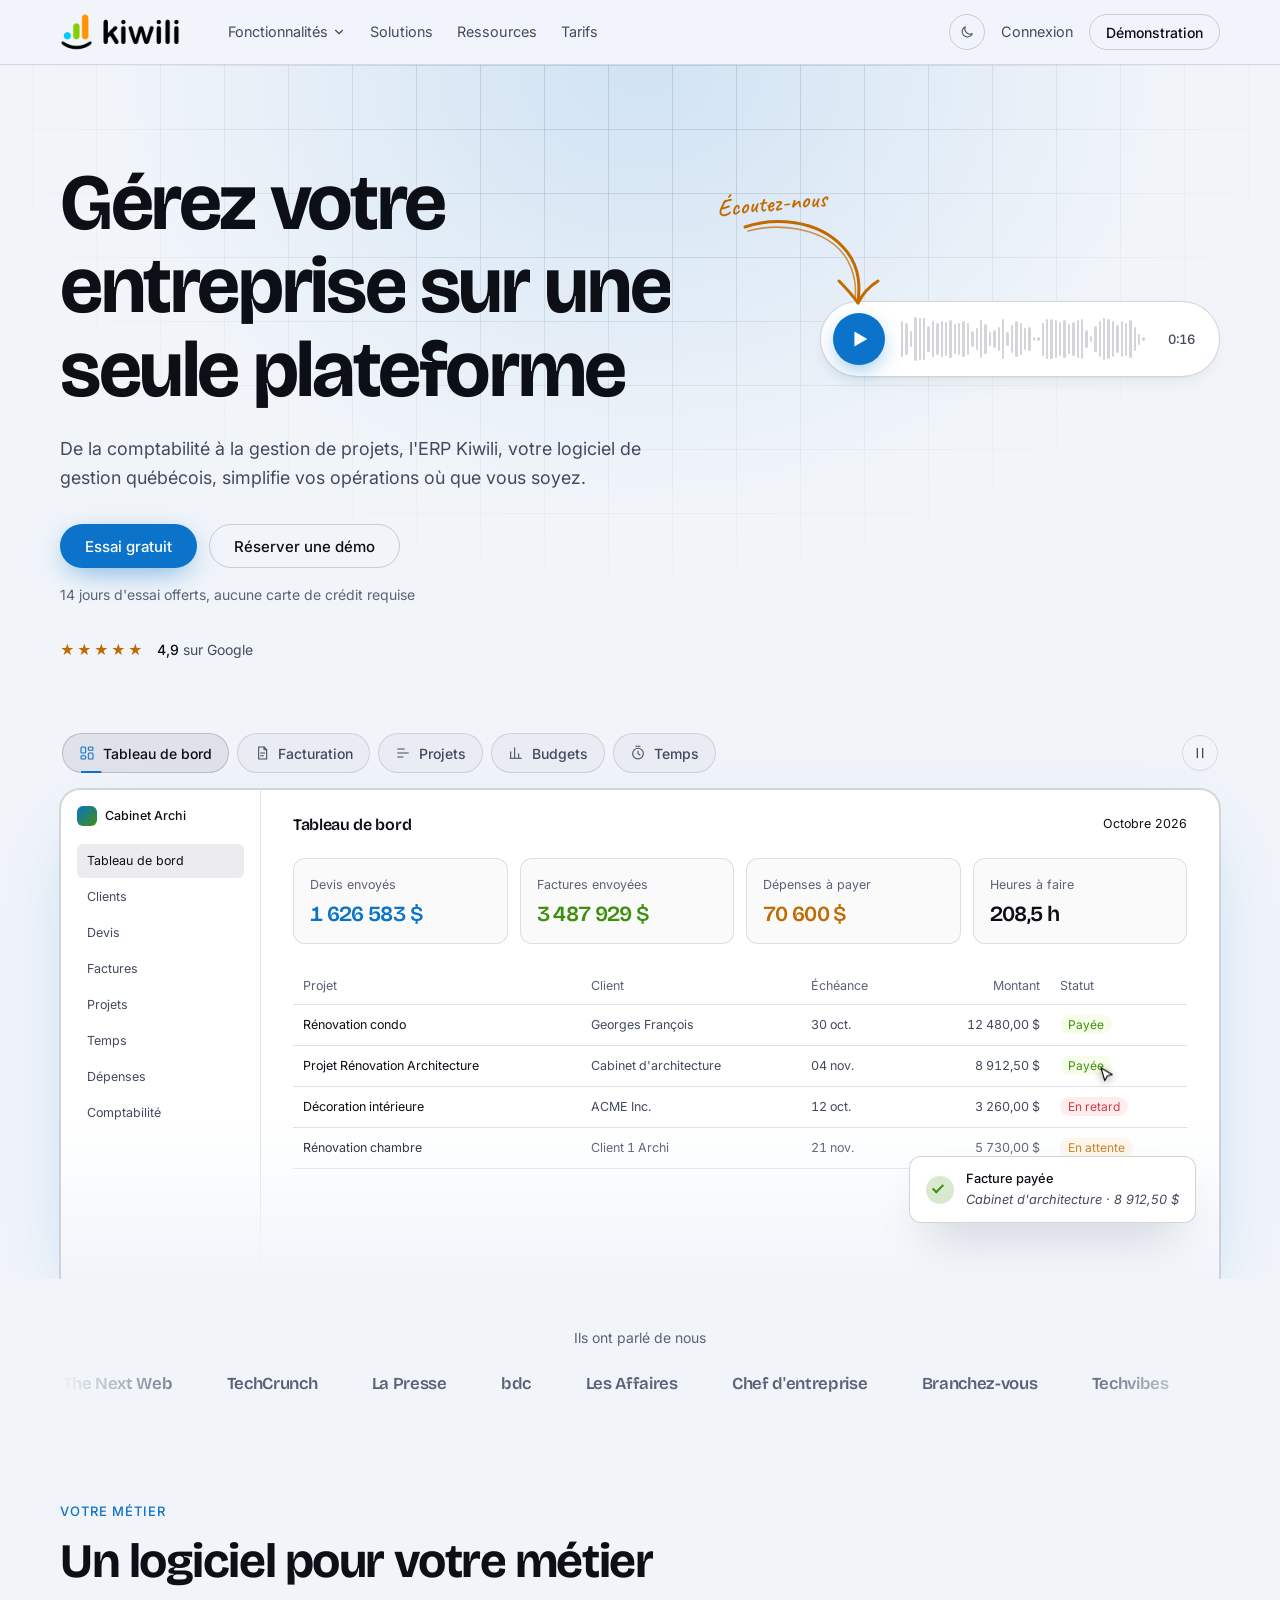
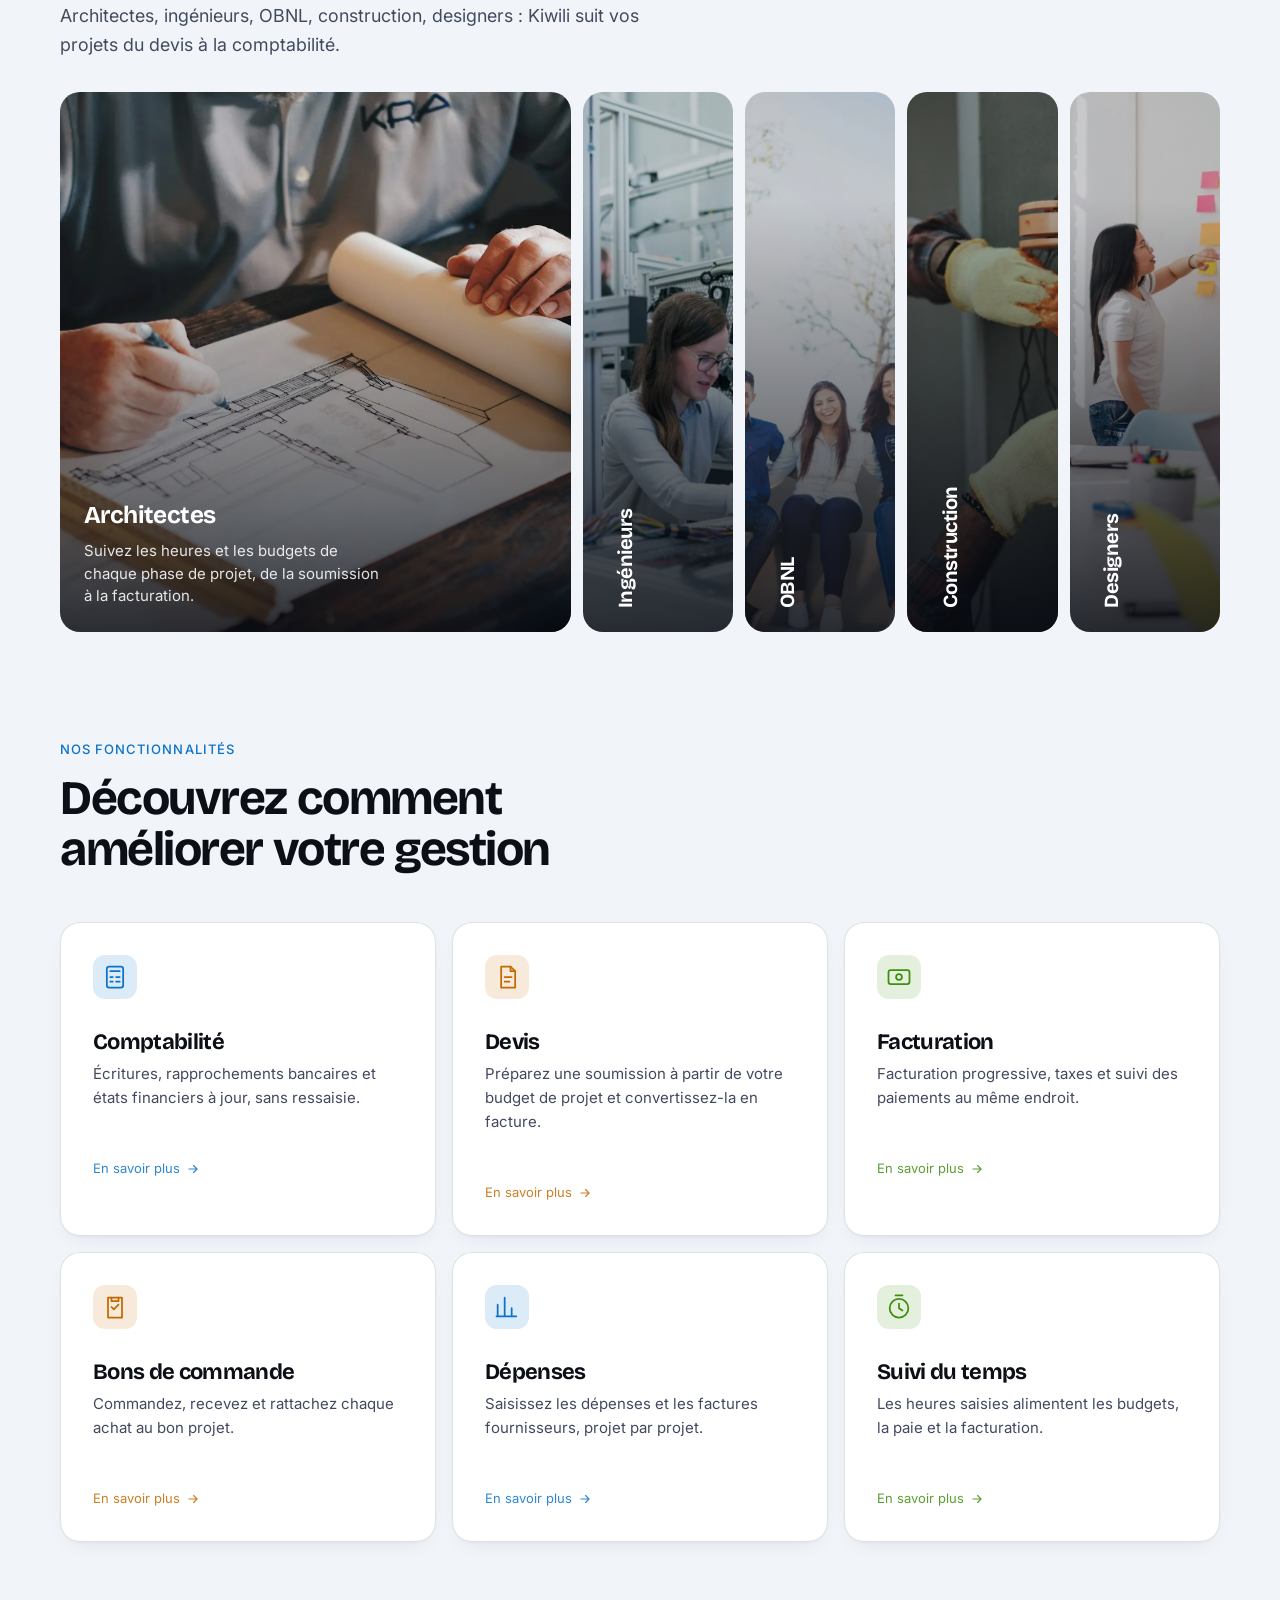
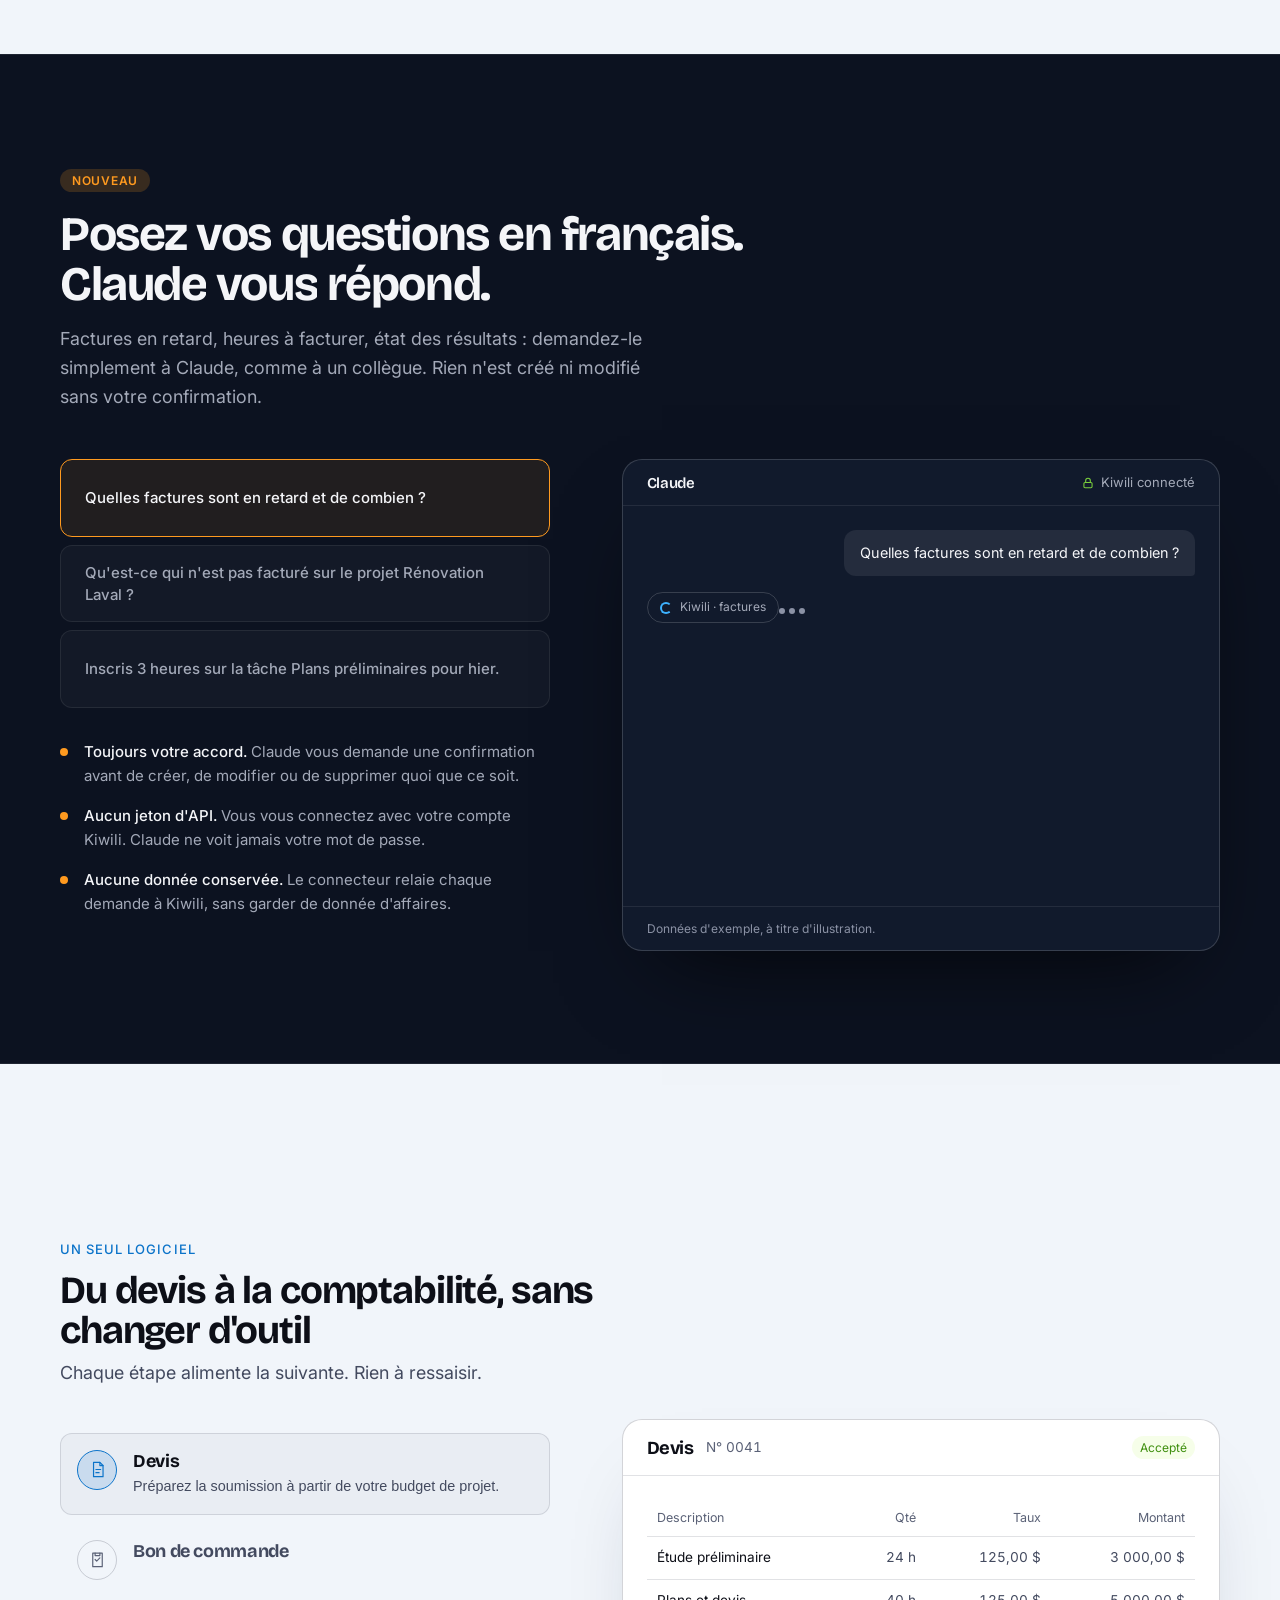
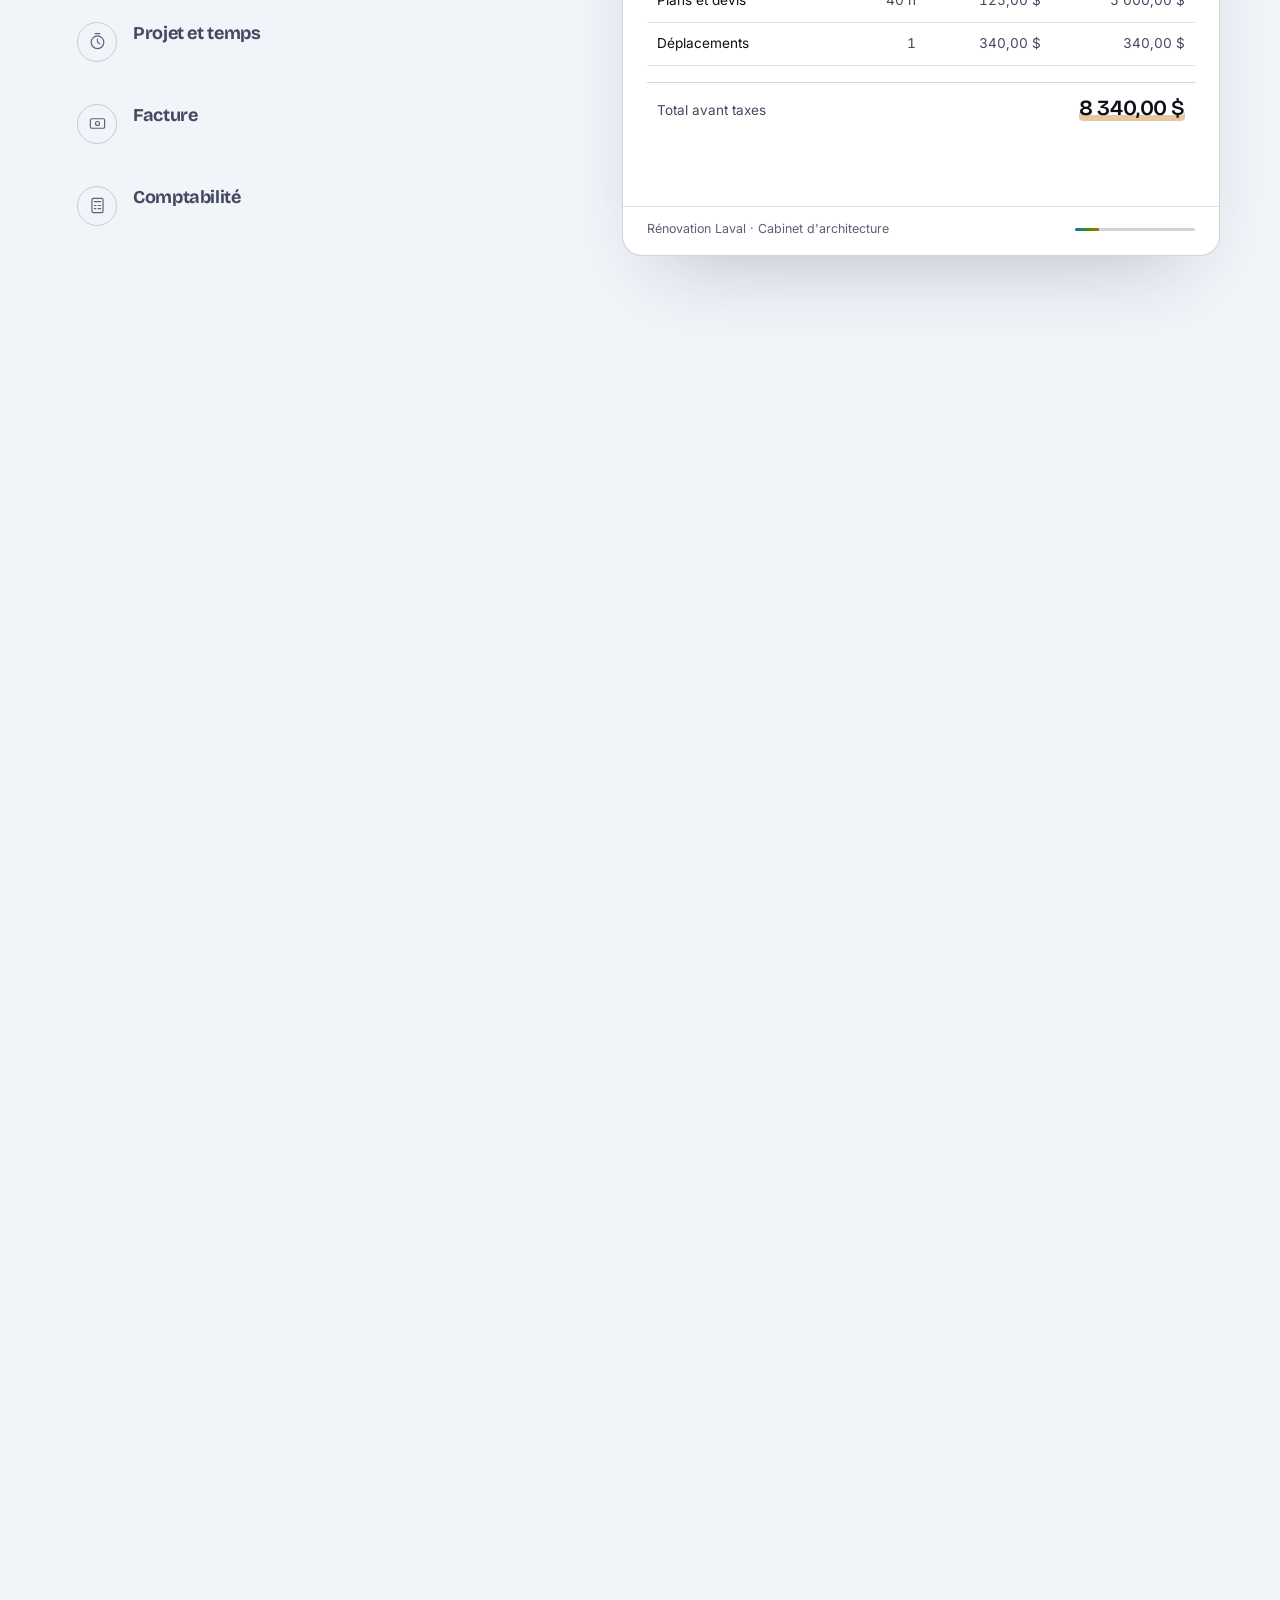
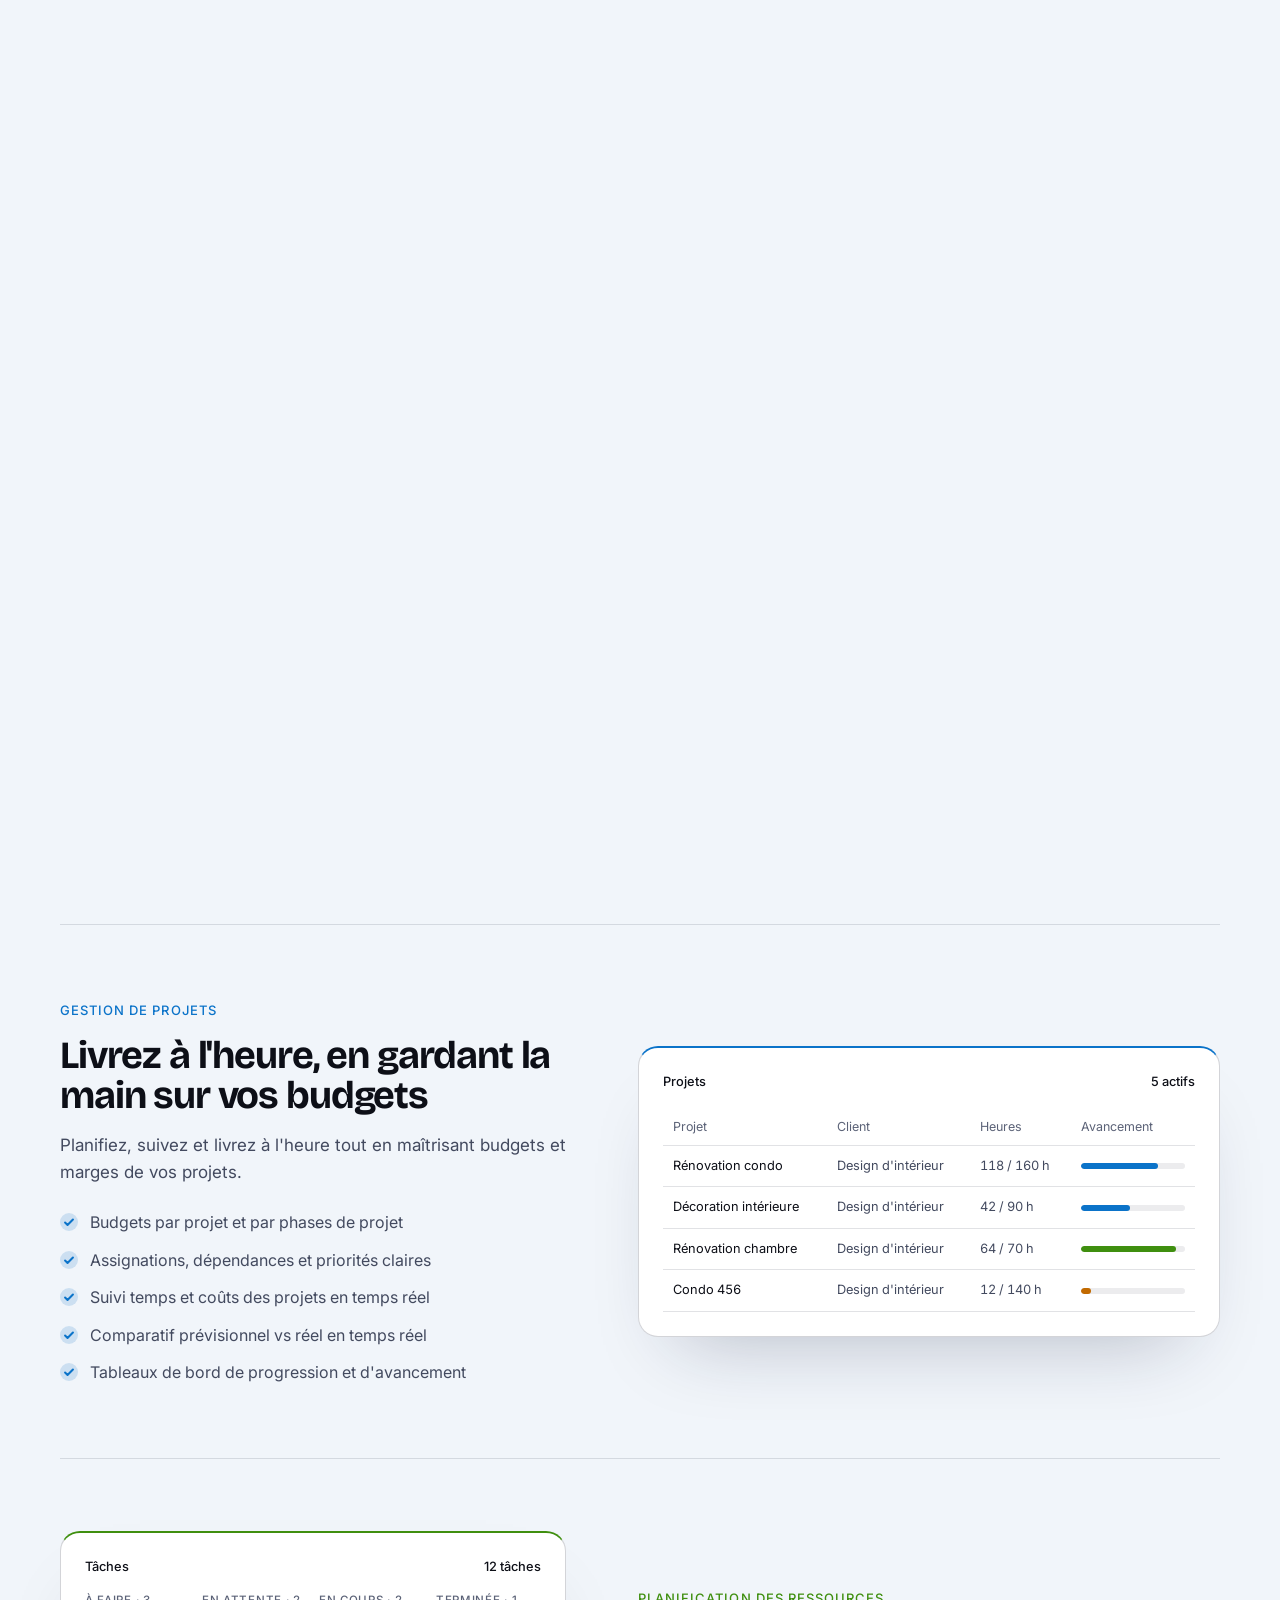
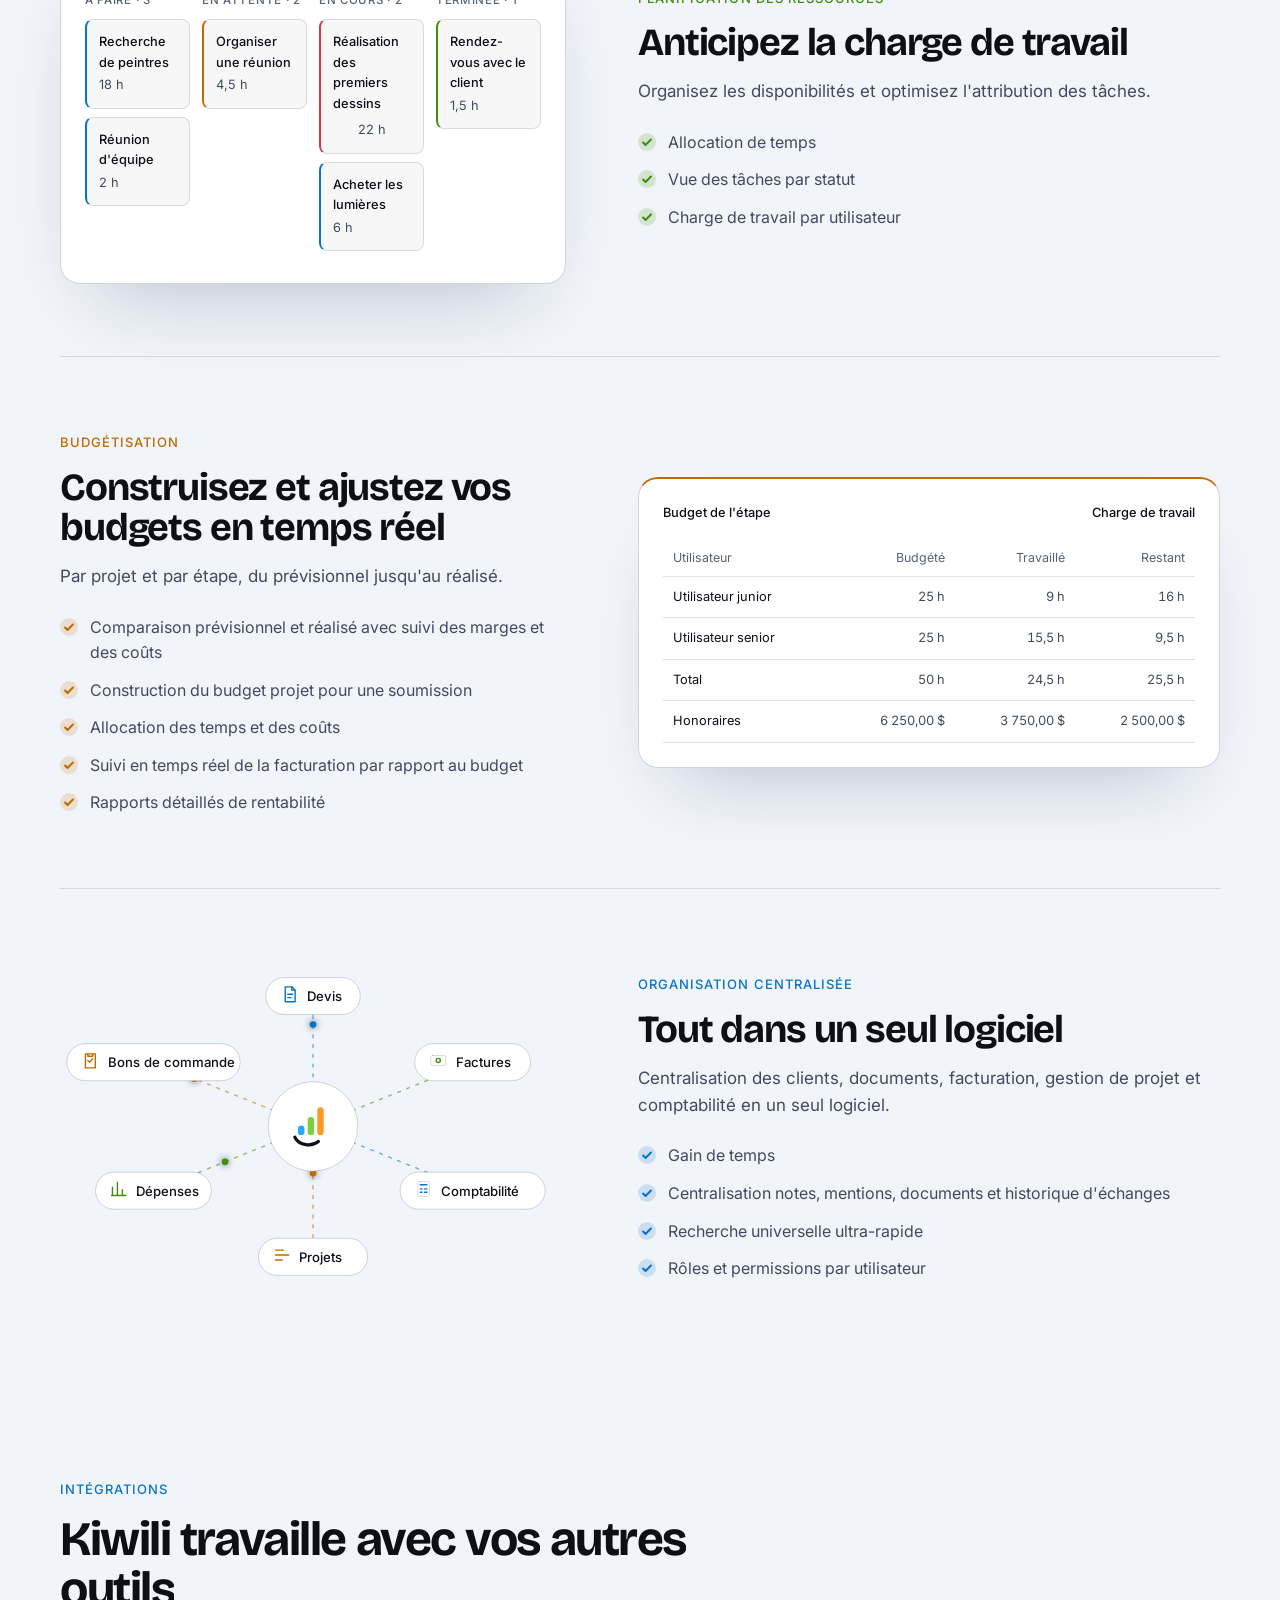
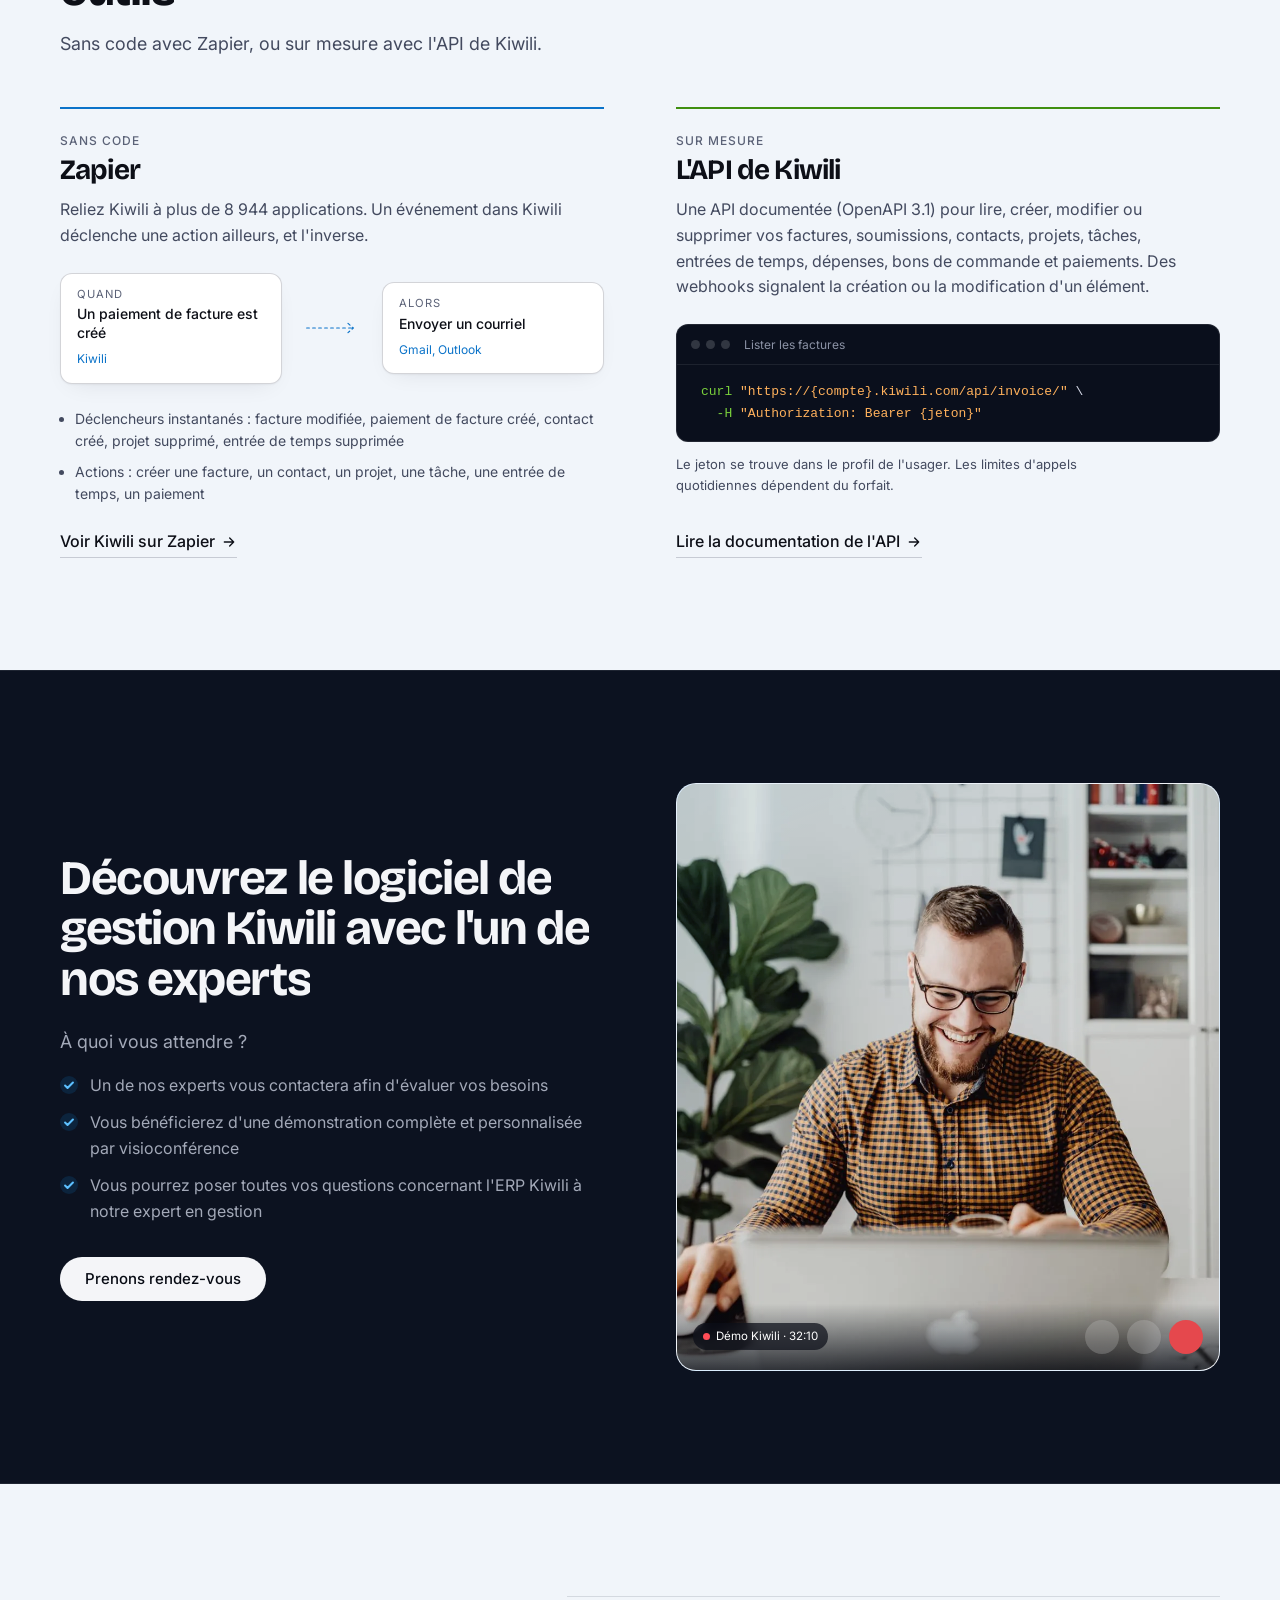
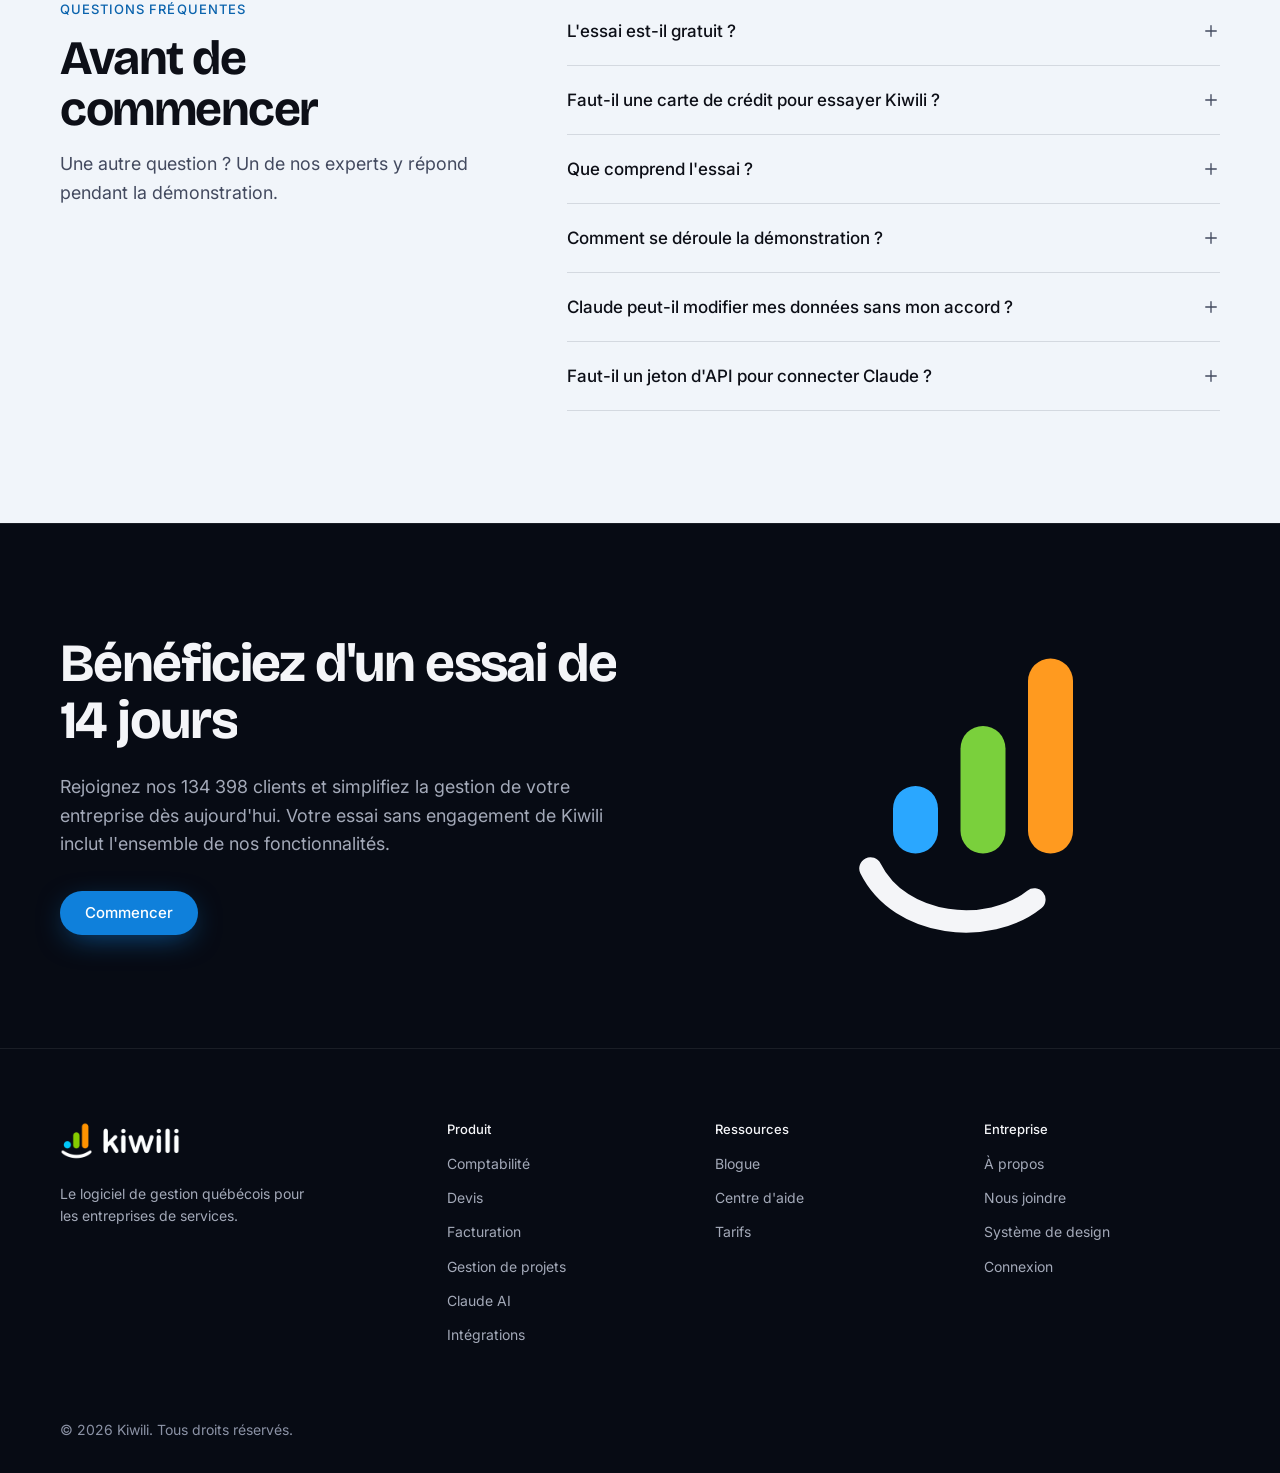
<file: index.html>
<!doctype html>
<html lang="fr-CA">
<head>
<meta charset="utf-8">
<meta name="viewport" content="width=device-width,initial-scale=1">
<title>Kiwili | Logiciel de gestion québécois</title>
<meta name="description" content="De la comptabilité à la gestion de projets, l'ERP Kiwili simplifie vos opérations où que vous soyez. Essai gratuit de 14 jours.">
<meta name="theme-color" content="#070b14">
<link rel="icon" href="assets/logo-mark.svg">
<link rel="preconnect" href="https://fonts.googleapis.com"><link rel="preconnect" href="https://fonts.gstatic.com" crossorigin>
<link rel="stylesheet" href="https://fonts.googleapis.com/css2?family=Bricolage+Grotesque:opsz,wght@12..96,500..800&family=Inter:wght@400..600&family=Caveat:wght@600&display=swap">
<link rel="stylesheet" href="css/tokens.css">
<link rel="stylesheet" href="css/components.css">
<link rel="stylesheet" href="css/home.css">
</head>
<body>
<a class="skip" href="#main">Aller au contenu</a>

<header class="nav"><div class="container nav-inner">
  <a class="logo" href="#" aria-label="Kiwili"><img class="l-dark" src="assets/logo-light.png" alt="Kiwili" width="120" height="40"><img class="l-light" src="assets/logo-dark.png" alt="" width="120" height="40"></a>
  <nav class="nav-links" aria-label="Principal">
    <div class="dd"><button class="dd-btn" type="button" aria-expanded="false" aria-controls="dd-feat">Fonctionnalités<svg class="chev" viewBox="0 0 24 24" aria-hidden="true"><path d="M6 9l6 6 6-6"/></svg></button><div class="dd-panel" id="dd-feat" hidden><a href="#fonctionnalites">Comptabilité</a><a href="#fonctionnalites">Devis</a><a href="#fonctionnalites">Facturation</a><a href="#fonctionnalites">Bons de commande</a><a href="#fonctionnalites">Dépenses</a><a href="#fonctionnalites">Suivi du temps</a><a href="#solutions">Gestion de projets</a><a href="#solutions">Planification des ressources</a><a href="#solutions">Budgétisation</a><a href="#metiers">Par métier</a><a href="#ia">Claude AI</a><a href="#integrations">Intégrations</a></div></div><a href="#solutions">Solutions</a><a href="#ressources">Ressources</a><a href="#tarifs">Tarifs</a>
  </nav>
  <div class="nav-actions"><button class="theme-toggle" type="button" id="theme-toggle" aria-label="Changer de thème"><svg class="sun" viewBox="0 0 24 24"><circle cx="12" cy="12" r="4"/><path d="M12 2v2m0 16v2M4.9 4.9l1.4 1.4m11.4 11.4 1.4 1.4M2 12h2m16 0h2M4.9 19.1l1.4-1.4M17.7 6.3l1.4-1.4"/></svg><svg class="moon" viewBox="0 0 24 24"><path d="M20 14.5A8 8 0 0 1 9.5 4 8 8 0 1 0 20 14.5z"/></svg></button><a class="login" href="#">Connexion</a><a class="btn btn-ghost btn-sm" href="#demo" data-open="demo">Démonstration</a><button class="menu-btn" type="button" id="menu-btn" aria-expanded="false" aria-controls="mobile-menu" aria-label="Menu"><i></i><i></i></button></div>
</div><div class="mobile-menu" id="mobile-menu" hidden><div class="container"><a href="#fonctionnalites">Fonctionnalités</a><a href="#metiers">Métiers</a><a href="#ia">Claude AI</a><a href="#integrations">Intégrations</a><a href="#solutions">Solutions</a><a href="#ressources">Ressources</a><a href="#tarifs">Tarifs</a><a href="#">Connexion</a><a class="btn btn-accent" href="#essai" data-open="trial">Essai gratuit</a></div></div>
</header>

<main id="main">
<section class="hero"><div class="hero-grid" aria-hidden="true"></div><div class="container">
  <div class="voice-wrap" id="voice">
    <span class="hand-note" aria-hidden="true">Écoutez-nous</span>
    <svg class="handarrow" viewBox="0 0 150 110" aria-hidden="true" focusable="false">
  <path class="ha a1" pathLength="1" d="M6 14 C 34 4, 78 6, 104 34 C 118 49, 122 68, 119 88"/>
  <path class="ha a2" pathLength="1" d="M9 18 C 38 10, 80 14, 102 38 C 114 52, 118 70, 116 86"/>
  <path class="ha a3" pathLength="1" d="M119 90 C 112 80, 106 74, 100 68"/>
  <path class="ha a4" pathLength="1" d="M119 90 C 124 80, 131 73, 139 68"/>
</svg>
    <div class="voice">
      <button class="vplay" id="vplay" type="button" aria-label="Écouter la présentation de Kiwili (16 secondes)"><svg viewBox="0 0 24 24" aria-hidden="true"><path class="i-play" d="M8 5.5v13l11-6.5z"/><path class="i-pause" d="M8 5v14M16 5v14"/></svg></button>
      <div class="vwave" id="vwave" role="slider" tabindex="0" aria-label="Position dans l'extrait audio" aria-valuemin="0" aria-valuemax="16" aria-valuenow="0" aria-valuetext="0 seconde"><i style="--h:80%"></i><i style="--h:72%"></i><i style="--h:35%"></i><i style="--h:100%"></i><i style="--h:96%"></i><i style="--h:94%"></i><i style="--h:59%"></i><i style="--h:82%"></i><i style="--h:73%"></i><i style="--h:83%"></i><i style="--h:79%"></i><i style="--h:87%"></i><i style="--h:66%"></i><i style="--h:73%"></i><i style="--h:80%"></i><i style="--h:73%"></i><i style="--h:36%"></i><i style="--h:51%"></i><i style="--h:87%"></i><i style="--h:69%"></i><i style="--h:33%"></i><i style="--h:40%"></i><i style="--h:56%"></i><i style="--h:89%"></i><i style="--h:33%"></i><i style="--h:62%"></i><i style="--h:80%"></i><i style="--h:72%"></i><i style="--h:48%"></i><i style="--h:55%"></i><i style="--h:10%"></i><i style="--h:10%"></i><i style="--h:75%"></i><i style="--h:91%"></i><i style="--h:91%"></i><i style="--h:86%"></i><i style="--h:76%"></i><i style="--h:87%"></i><i style="--h:67%"></i><i style="--h:76%"></i><i style="--h:86%"></i><i style="--h:89%"></i><i style="--h:41%"></i><i style="--h:15%"></i><i style="--h:59%"></i><i style="--h:83%"></i><i style="--h:96%"></i><i style="--h:92%"></i><i style="--h:82%"></i><i style="--h:64%"></i><i style="--h:84%"></i><i style="--h:75%"></i><i style="--h:88%"></i><i style="--h:56%"></i><i style="--h:25%"></i><i style="--h:10%"></i></div>
      <span class="vtime" id="vtime">0:16</span>
      <audio id="vaudio" preload="none" src="assets/audio/presentation-kiwili.mp3"></audio>
    </div>
  </div>
  <div class="hero-copy rise">
    <h1>Gérez votre entreprise sur une <em>seule</em> plateforme</h1>
    <p class="lead">De la comptabilité à la gestion de projets, l'ERP Kiwili, votre logiciel de gestion québécois, simplifie vos opérations où que vous soyez.</p>
    <div class="hero-cta"><a class="btn btn-accent" href="#essai" data-open="trial">Essai gratuit</a><a class="btn btn-ghost" href="#demo" data-open="demo">Réserver une démo</a></div>
    <p class="hero-note">14 jours d'essai offerts, aucune carte de crédit requise</p>
    <div class="rating"><span class="stars" aria-hidden="true">★★★★★</span><span><b data-count="4.9" data-dec="1">4,9</b> sur Google</span></div>
  </div>

  <div class="viewer" id="viewer">
  <div class="vtabs" role="tablist" aria-label="Aperçu du logiciel"><button class="vtab on" role="tab" id="tab0" aria-selected="true" aria-controls="p0" data-i="0"><svg viewBox="0 0 24 24" aria-hidden="true"><rect x="3" y="3" width="7" height="9" rx="1.5"/><rect x="14" y="3" width="7" height="5" rx="1.5"/><rect x="14" y="12" width="7" height="9" rx="1.5"/><rect x="3" y="16" width="7" height="5" rx="1.5"/></svg>Tableau de bord<i class="prog"></i></button><button class="vtab" role="tab" id="tab1" aria-selected="false" aria-controls="p1" data-i="1"><svg viewBox="0 0 24 24" aria-hidden="true"><path d="M7 3h8l4 4v14H7z"/><path d="M15 3v4h4M10 12h6M10 16h4"/></svg>Facturation<i class="prog"></i></button><button class="vtab" role="tab" id="tab2" aria-selected="false" aria-controls="p2" data-i="2"><svg viewBox="0 0 24 24" aria-hidden="true"><path d="M4 6h10M4 12h16M4 18h8"/></svg>Projets<i class="prog"></i></button><button class="vtab" role="tab" id="tab3" aria-selected="false" aria-controls="p3" data-i="3"><svg viewBox="0 0 24 24" aria-hidden="true"><path d="M4 20V10m6 10V4m6 16v-7m4 7H3"/></svg>Budgets<i class="prog"></i></button><button class="vtab" role="tab" id="tab4" aria-selected="false" aria-controls="p4" data-i="4"><svg viewBox="0 0 24 24" aria-hidden="true"><circle cx="12" cy="13" r="8"/><path d="M12 9v4l3 2M9 2h6"/></svg>Temps<i class="prog"></i></button><button class="vpause" id="vpause" type="button" aria-label="Mettre en pause la démonstration animée"><svg viewBox="0 0 24 24" aria-hidden="true"><path class="p-pause" d="M8 5v14M16 5v14"/><path class="p-play" d="M8 5l11 7-11 7z"/></svg></button></div>
  <div class="shot-wrap">
  <div class="shot" id="shot">
    <div class="app">
      <aside class="app-side" aria-hidden="true">
        <div class="org"><i></i>Cabinet Archi</div>
        <a data-nav="Tableau de bord">Tableau de bord</a><a data-nav="Clients">Clients</a><a data-nav="Devis">Devis</a><a data-nav="Factures">Factures</a><a data-nav="Projets">Projets</a><a data-nav="Temps">Temps</a><a data-nav="Dépenses">Dépenses</a><a data-nav="Comptabilité">Comptabilité</a>
      </aside>
      <div class="app-main">

        <section class="vpanel active" role="tabpanel" id="p0" aria-labelledby="tab0" data-nav="Tableau de bord">
          <div class="app-head"><h4>Tableau de bord</h4><span>Octobre 2026</span></div>
          <div class="kpis">
            <div class="kpi"><span>Devis envoyés</span><b id="k1">1 626 583 $</b></div>
            <div class="kpi"><span>Factures envoyées</span><b id="k2">3 487 238 $</b></div>
            <div class="kpi"><span>Dépenses à payer</span><b id="k3">70 600 $</b></div>
            <div class="kpi"><span>Heures à faire</span><b id="k4">208,5 h</b></div>
          </div>
          <table class="tbl">
            <thead><tr><th>Projet</th><th>Client</th><th>Échéance</th><th class="r">Montant</th><th>Statut</th></tr></thead>
            <tbody>
              <tr><td>Rénovation condo</td><td>Georges François</td><td>30 oct.</td><td class="r">12 480,00 $</td><td><span class="tag ok">Payée</span></td></tr>
              <tr id="row-live"><td>Projet Rénovation Architecture</td><td>Cabinet d'architecture</td><td>04 nov.</td><td class="r">8 912,50 $</td><td><span class="tag wait" id="live-tag">En attente</span></td></tr>
              <tr><td>Décoration intérieure</td><td>ACME Inc.</td><td>12 oct.</td><td class="r">3 260,00 $</td><td><span class="tag late">En retard</span></td></tr>
              <tr><td>Rénovation chambre</td><td>Client 1 Archi</td><td>21 nov.</td><td class="r">5 730,00 $</td><td><span class="tag wait">En attente</span></td></tr>
            </tbody>
          </table>
        </section>

        <section class="vpanel" role="tabpanel" id="p1" aria-labelledby="tab1" data-nav="Factures" hidden>
          <div class="app-head"><h4>Nouvelle facture <small>0042</small></h4><span class="tag wait" id="inv-status">Brouillon</span></div>
          <div class="inv-meta"><div><span>Client</span><b>Cabinet d'architecture</b></div><div><span>Projet</span><b>Rénovation Architecture</b></div><div><span>Échéance</span><b>04 nov. 2026</b></div></div>
          <table class="tbl inv">
            <thead><tr><th>Description</th><th class="r">Qté</th><th class="r">Taux</th><th class="r">Montant</th></tr></thead>
            <tbody>
              <tr class="ln"><td>Étude préliminaire</td><td class="r">24 h</td><td class="r">125,00 $</td><td class="r">3 000,00 $</td></tr>
              <tr class="ln"><td>Plans et devis</td><td class="r">40 h</td><td class="r">125,00 $</td><td class="r">5 000,00 $</td></tr>
              <tr class="ln"><td>Déplacements</td><td class="r">1</td><td class="r">340,00 $</td><td class="r">340,00 $</td></tr>
            </tbody>
          </table>
          <div class="inv-foot">
            <div class="sums"><p><span>Sous-total</span><b>8 340,00 $</b></p><p><span>TPS 5 %</span><b>417,00 $</b></p><p><span>TVQ 9,975 %</span><b>831,92 $</b></p><p class="tot"><span>Total</span><b id="inv-total">9 588,92 $</b></p></div>
            <button class="send" id="inv-send" type="button" tabindex="-1">Envoyer la facture</button>
          </div>
        </section>

        <section class="vpanel" role="tabpanel" id="p2" aria-labelledby="tab2" data-nav="Projets" hidden>
          <div class="app-head"><h4>Projets</h4><span>5 actifs</span></div>
          <table class="tbl">
            <thead><tr><th>Projet</th><th>Responsable</th><th>Heures</th><th style="width:30%">Avancement</th></tr></thead>
            <tbody>
              <tr><td>Rénovation condo</td><td><span class="av">AC</span>Amélie C.</td><td><span class="hrs" data-to="118" data-of="160">0</span> / 160 h</td><td><div class="bar"><i style="--w:74%"></i></div></td></tr>
              <tr><td>Décoration intérieure</td><td><span class="av g">FK</span>Frédéric K.</td><td><span class="hrs" data-to="42" data-of="90">0</span> / 90 h</td><td><div class="bar"><i style="--w:47%"></i></div></td></tr>
              <tr><td>Rénovation chambre</td><td><span class="av a">AC</span>Amélie C.</td><td><span class="hrs" data-to="64" data-of="70">0</span> / 70 h</td><td><div class="bar g"><i style="--w:91%"></i></div></td></tr>
              <tr><td>Condo 456</td><td><span class="av g">FK</span>Frédéric K.</td><td><span class="hrs" data-to="12" data-of="140">0</span> / 140 h</td><td><div class="bar a"><i style="--w:9%"></i></div></td></tr>
            </tbody>
          </table>
          <div class="board mini">
            <div class="col"><h5>À faire</h5><div class="note">Recherche de peintres</div></div>
            <div class="col"><h5>En cours</h5><div class="note d" id="move-note">Premiers dessins</div></div>
            <div class="col"><h5>Terminée</h5><div class="note g">Rendez-vous client</div></div>
          </div>
        </section>

        <section class="vpanel" role="tabpanel" id="p3" aria-labelledby="tab3" data-nav="Comptabilité" hidden>
          <div class="app-head"><h4>Budget : Rénovation condo</h4><span>Prévu vs réel</span></div>
          <div class="kpis three">
            <div class="kpi"><span>Budget</span><b>48 000 $</b></div>
            <div class="kpi"><span>Facturé à ce jour</span><b id="b-fact" data-to="31200">0 $</b></div>
            <div class="kpi"><span>Marge réelle</span><b id="b-marge" data-to="29.4">0 %</b><small>prévue 32 %</small></div>
          </div>
          <div class="bud">
            <div class="br"><span>Étude préliminaire</span><div class="pair"><div class="bar"><i style="--w:90%"></i></div><div class="bar g"><i style="--w:84%"></i></div></div></div>
            <div class="br"><span>Conception</span><div class="pair"><div class="bar"><i style="--w:80%"></i></div><div class="bar g"><i style="--w:86%"></i></div></div></div>
            <div class="br"><span>Chantier</span><div class="pair"><div class="bar"><i style="--w:100%"></i></div><div class="bar a"><i style="--w:58%"></i></div></div></div>
            <div class="br"><span>Suivi</span><div class="pair"><div class="bar"><i style="--w:40%"></i></div><div class="bar g"><i style="--w:22%"></i></div></div></div>
            <p class="legend"><i class="l1"></i>Prévu <i class="l2"></i>Réel</p>
          </div>
        </section>

        <section class="vpanel" role="tabpanel" id="p4" aria-labelledby="tab4" data-nav="Temps" hidden>
          <div class="app-head"><h4>Suivi du temps</h4><span>Semaine du 28 sept.</span></div>
          <div class="timer"><div><span>Rénovation condo · Plans</span><b id="clock">02:14:07</b></div><button class="send stop" id="timer-btn" type="button" tabindex="-1">Arrêter</button></div>
          <div class="week">
            <div class="d"><div class="bw"><i style="--h:62%"></i></div><span>L</span><em>6,5 h</em></div>
            <div class="d"><div class="bw"><i style="--h:80%"></i></div><span>M</span><em>8 h</em></div>
            <div class="d"><div class="bw"><i style="--h:70%"></i></div><span>M</span><em>7 h</em></div>
            <div class="d"><div class="bw"><i style="--h:55%"></i></div><span>J</span><em>5,5 h</em></div>
            <div class="d now"><div class="bw"><i style="--h:36%"></i></div><span>V</span><em>4,5 h</em></div>
          </div>
          <p class="wk-total">Total de la semaine <b>31,5 h</b></p>
        </section>

      </div>
    </div>
    <span class="cursor" id="cursor" aria-hidden="true"></span>
  </div>
  <div class="toast" id="toast" aria-hidden="true"><i></i><span><b id="toast-t">Facture payée</b><em id="toast-d">Cabinet d'architecture · 8 912,50 $</em></span></div>
  </div>
</div>
</div></section>

<section class="press"><div class="container">
  <p>Ils ont parlé de nous</p>
  <div class="marquee"><ul class="track"><li>The Next Web</li><li>TechCrunch</li><li>La Presse</li><li>bdc</li><li>Les Affaires</li><li>Chef d'entreprise</li><li>Branchez-vous</li><li>Techvibes</li></ul><ul class="track" aria-hidden="true"><li>The Next Web</li><li>TechCrunch</li><li>La Presse</li><li>bdc</li><li>Les Affaires</li><li>Chef d'entreprise</li><li>Branchez-vous</li><li>Techvibes</li></ul></div>
</div></section>

<section class="metiers" id="metiers" aria-labelledby="metiers-title"><div class="container">
  <div class="sec-head reveal"><span class="eyebrow">Votre métier</span><h2 id="metiers-title">Un logiciel pour votre métier</h2><p class="lead">Architectes, ingénieurs, OBNL, construction, designers : Kiwili suit vos projets du devis à la comptabilité.</p></div>
  <ul class="metier-row reveal"><li><button class="metier on" type="button" aria-expanded="true"><img src="assets/photos/metier-architectes.webp" alt="Une personne dessine un plan d'architecte à la main" width="900" height="1200" decoding="async" loading="lazy"><span class="m-text"><b>Architectes</b><small>Suivez les heures et les budgets de chaque phase de projet, de la soumission à la facturation.</small></span></button></li><li><button class="metier" type="button" aria-expanded="false"><img src="assets/photos/metier-ingenieurs.webp" alt="Une ingénieure travaille sur un équipement dans un atelier" width="900" height="1200" decoding="async" loading="lazy"><span class="m-text"><b>Ingénieurs</b><small>Planifiez les ressources et comparez le prévisionnel au réel sur chaque mandat.</small></span></button></li><li><button class="metier" type="button" aria-expanded="false"><img src="assets/photos/metier-obnl.webp" alt="Cinq collègues souriants assis côte à côte" width="900" height="1200" decoding="async" loading="lazy"><span class="m-text"><b>OBNL</b><small>Gardez dépenses, budgets et comptabilité au même endroit, projet par projet.</small></span></button></li><li><button class="metier" type="button" aria-expanded="false"><img src="assets/photos/metier-construction.webp" alt="Un travailleur de la construction avec un casque jaune" width="900" height="1200" decoding="async" loading="lazy"><span class="m-text"><b>Construction</b><small>Du bon de commande à la facturation progressive, rattachez chaque coût au bon chantier.</small></span></button></li><li><button class="metier" type="button" aria-expanded="false"><img src="assets/photos/metier-designers.webp" alt="Une designer présente des idées devant un tableau de notes" width="900" height="1200" decoding="async" loading="lazy"><span class="m-text"><b>Designers</b><small>Transformez vos heures en factures et gardez la marge de chaque projet à l'œil.</small></span></button></li></ul>
</div></section>

<section class="sec" id="fonctionnalites"><div class="container">
  <div class="sec-head reveal"><span class="eyebrow">Nos fonctionnalités</span><h2>Découvrez comment améliorer votre gestion</h2></div>
  <div class="modules">
<a class="card mod c-blue reveal" href="#solutions"><span class="ico"><svg viewBox="0 0 24 24" aria-hidden="true"><rect x="5" y="3" width="14" height="18" rx="2"/><path d="M8 7h8M8 12h2m3 0h3M8 16h2m3 0h3"/></svg></span><div><h3>Comptabilité</h3><p>Écritures, rapprochements bancaires et états financiers à jour, sans ressaisie.</p></div><span class="more">En savoir plus<svg viewBox="0 0 24 24" aria-hidden="true"><path d="M5 12h14M13 6l6 6-6 6"/></svg></span></a>
<a class="card mod c-orange reveal" href="#solutions"><span class="ico"><svg viewBox="0 0 24 24" aria-hidden="true"><path d="M7 3h8l4 4v14H7z"/><path d="M15 3v4h4M10 12h6M10 16h4"/></svg></span><div><h3>Devis</h3><p>Préparez une soumission à partir de votre budget de projet et convertissez-la en facture.</p></div><span class="more">En savoir plus<svg viewBox="0 0 24 24" aria-hidden="true"><path d="M5 12h14M13 6l6 6-6 6"/></svg></span></a>
<a class="card mod c-green reveal" href="#solutions"><span class="ico"><svg viewBox="0 0 24 24" aria-hidden="true"><rect x="3" y="6" width="18" height="12" rx="2"/><circle cx="12" cy="12" r="2.5"/></svg></span><div><h3>Facturation</h3><p>Facturation progressive, taxes et suivi des paiements au même endroit.</p></div><span class="more">En savoir plus<svg viewBox="0 0 24 24" aria-hidden="true"><path d="M5 12h14M13 6l6 6-6 6"/></svg></span></a>
<a class="card mod c-orange reveal" href="#solutions"><span class="ico"><svg viewBox="0 0 24 24" aria-hidden="true"><path d="M6 4h12v17H6z"/><path d="M9 4v3h6V4M9 12l2 2 4-4"/></svg></span><div><h3>Bons de commande</h3><p>Commandez, recevez et rattachez chaque achat au bon projet.</p></div><span class="more">En savoir plus<svg viewBox="0 0 24 24" aria-hidden="true"><path d="M5 12h14M13 6l6 6-6 6"/></svg></span></a>
<a class="card mod c-blue reveal" href="#solutions"><span class="ico"><svg viewBox="0 0 24 24" aria-hidden="true"><path d="M4 20V10m6 10V4m6 16v-7m4 7H3"/></svg></span><div><h3>Dépenses</h3><p>Saisissez les dépenses et les factures fournisseurs, projet par projet.</p></div><span class="more">En savoir plus<svg viewBox="0 0 24 24" aria-hidden="true"><path d="M5 12h14M13 6l6 6-6 6"/></svg></span></a>
<a class="card mod c-green reveal" href="#solutions"><span class="ico"><svg viewBox="0 0 24 24" aria-hidden="true"><circle cx="12" cy="13" r="8"/><path d="M12 9v4l3 2M9 2h6"/></svg></span><div><h3>Suivi du temps</h3><p>Les heures saisies alimentent les budgets, la paie et la facturation.</p></div><span class="more">En savoir plus<svg viewBox="0 0 24 24" aria-hidden="true"><path d="M5 12h14M13 6l6 6-6 6"/></svg></span></a>
  </div>
</div></section>

<section class="sec ai on-dark" id="ia"><div class="container">
  <div class="ai-head reveal"><span class="new">Nouveau</span><h2>Posez vos questions en français. Claude vous répond.</h2><p class="lead">Factures en retard, heures à facturer, état des résultats : demandez-le simplement à Claude, comme à un collègue. Rien n'est créé ni modifié sans votre confirmation.</p></div>
  <div class="ai-grid">
    <div class="ai-side reveal">
      <div class="prompts" role="tablist" aria-label="Exemples de demandes">
        <button class="prompt on" role="tab" type="button" data-s="0" aria-selected="true">Quelles factures sont en retard et de combien&nbsp;?</button>
        <button class="prompt" role="tab" type="button" data-s="1" aria-selected="false">Qu'est-ce qui n'est pas facturé sur le projet Rénovation Laval&nbsp;?</button>
        <button class="prompt" role="tab" type="button" data-s="2" aria-selected="false">Inscris 3 heures sur la tâche Plans préliminaires pour hier.</button>
      </div>
      <ul class="promises">
        <li><b>Toujours votre accord.</b> Claude vous demande une confirmation avant de créer, de modifier ou de supprimer quoi que ce soit.</li>
        <li><b>Aucun jeton d'API.</b> Vous vous connectez avec votre compte Kiwili. Claude ne voit jamais votre mot de passe.</li>
        <li><b>Aucune donnée conservée.</b> Le connecteur relaie chaque demande à Kiwili, sans garder de donnée d'affaires.</li>
      </ul>
    </div>
    <div class="chat reveal" role="region" aria-label="Exemple de conversation avec Claude">
      <div class="chat-bar"><span class="chat-title">Claude</span><span class="chat-conn"><svg viewBox="0 0 24 24" aria-hidden="true"><rect x="5" y="11" width="14" height="9" rx="2"/><path d="M8 11V8a4 4 0 0 1 8 0v3"/></svg>Kiwili connecté</span></div>
      <div class="chat-body" id="chat-body" aria-live="polite"></div>
      <p class="chat-note">Données d'exemple, à titre d'illustration.</p>
    </div>
  </div>
</div></section>

<section class="sec flow" id="parcours"><div class="story" id="story">
  <div class="story-pin"><div class="story-inner"><div class="sec-head reveal"><span class="eyebrow">Un seul logiciel</span><h2>Du devis à la comptabilité, sans changer d'outil</h2><p class="lead">Chaque étape alimente la suivante. Rien à ressaisir.</p></div>
  <div class="story-grid">
    <ol class="story-steps" role="tablist" aria-label="Du devis à la comptabilité"><li><button class="sbtn c-blue on" type="button" role="tab" data-i="0" aria-selected="true"><span class="sico"><svg viewBox="0 0 24 24" aria-hidden="true"><path d="M7 3h8l4 4v14H7z"/><path d="M15 3v4h4M10 12h6M10 16h4"/></svg></span><span class="stxt"><b>Devis</b><small>Préparez la soumission à partir de votre budget de projet.</small></span></button></li><li><button class="sbtn c-orange" type="button" role="tab" data-i="1" aria-selected="false"><span class="sico"><svg viewBox="0 0 24 24" aria-hidden="true"><path d="M6 4h12v17H6z"/><path d="M9 4v3h6V4M9 12l2 2 4-4"/></svg></span><span class="stxt"><b>Bon de commande</b><small>Commandez ce qu'il faut, rattaché au bon projet.</small></span></button></li><li><button class="sbtn c-green" type="button" role="tab" data-i="2" aria-selected="false"><span class="sico"><svg viewBox="0 0 24 24" aria-hidden="true"><circle cx="12" cy="13" r="8"/><path d="M12 9v4l3 2M9 2h6"/></svg></span><span class="stxt"><b>Projet et temps</b><small>Suivez les heures, les coûts et l'avancement en temps réel.</small></span></button></li><li><button class="sbtn c-blue" type="button" role="tab" data-i="3" aria-selected="false"><span class="sico"><svg viewBox="0 0 24 24" aria-hidden="true"><rect x="3" y="6" width="18" height="12" rx="2"/><circle cx="12" cy="12" r="2.5"/></svg></span><span class="stxt"><b>Facture</b><small>Facturation progressive avec les taxes calculées.</small></span></button></li><li><button class="sbtn c-green" type="button" role="tab" data-i="4" aria-selected="false"><span class="sico"><svg viewBox="0 0 24 24" aria-hidden="true"><rect x="5" y="3" width="14" height="18" rx="2"/><path d="M8 7h8M8 12h2m3 0h3M8 16h2m3 0h3"/></svg></span><span class="stxt"><b>Comptabilité</b><small>Paiements et écritures au même endroit, sans ressaisir.</small></span></button></li></ol>
    <div class="doc" role="tabpanel" aria-live="polite">
      <div class="doc-bar"><span class="doc-type" id="doc-type">Devis</span><span class="doc-num" id="doc-num">N° 0041</span><span class="tag ok" id="doc-state">Accepté</span></div>
      <div class="doc-faces">
<div class="doc-face on" data-f="0"><table class="tbl"><thead><tr><th>Description</th><th class="r">Qté</th><th class="r">Taux</th><th class="r">Montant</th></tr></thead><tbody><tr class="ln"><td>Étude préliminaire</td><td class="r">24 h</td><td class="r">125,00 $</td><td class="r">3 000,00 $</td></tr><tr class="ln"><td>Plans et devis</td><td class="r">40 h</td><td class="r">125,00 $</td><td class="r">5 000,00 $</td></tr><tr class="ln"><td>Déplacements</td><td class="r">1</td><td class="r">340,00 $</td><td class="r">340,00 $</td></tr></tbody></table><div class="doc-total"><span>Total avant taxes</span><b class="carry">8 340,00 $</b></div></div>
<div class="doc-face" data-f="1"><span class="from">Rattaché au projet Rénovation Laval</span><table class="tbl"><thead><tr><th>Article</th><th class="r">Qté</th><th class="r">Montant</th></tr></thead><tbody><tr class="ln"><td>Peinture et enduit</td><td class="r">1</td><td class="r">640,00 $</td></tr><tr class="ln"><td>Papier peint</td><td class="r">12</td><td class="r">600,00 $</td></tr></tbody></table><div class="doc-total"><span>Total du bon de commande</span><b>1 240,00 $</b></div></div>
<div class="doc-face" data-f="2"><span class="from">Budget repris du devis 0041</span><table class="tbl"><thead><tr><th>Étape</th><th class="r">Heures</th><th style="width:34%">Avancement</th></tr></thead><tbody><tr class="ln"><td>Étude préliminaire</td><td class="r">24 / 24 h</td><td><div class="bar g"><i style="--w:100%"></i></div></td></tr><tr class="ln"><td>Plans et devis</td><td class="r">40 / 40 h</td><td><div class="bar g"><i style="--w:100%"></i></div></td></tr><tr class="ln"><td>Déplacements</td><td class="r">1 / 1</td><td><div class="bar g"><i style="--w:100%"></i></div></td></tr></tbody></table><div class="doc-total"><span>Budget du projet</span><b class="carry">8 340,00 $</b></div></div>
<div class="doc-face" data-f="3"><span class="from">Créée à partir du devis 0041</span><table class="tbl"><thead><tr><th>Description</th><th class="r">Qté</th><th class="r">Taux</th><th class="r">Montant</th></tr></thead><tbody><tr class="ln"><td>Étude préliminaire</td><td class="r">24 h</td><td class="r">125,00 $</td><td class="r">3 000,00 $</td></tr><tr class="ln"><td>Plans et devis</td><td class="r">40 h</td><td class="r">125,00 $</td><td class="r">5 000,00 $</td></tr><tr class="ln"><td>Déplacements</td><td class="r">1</td><td class="r">340,00 $</td><td class="r">340,00 $</td></tr></tbody></table><div class="sums doc-sums"><p><span>Sous-total</span><b class="carry">8 340,00 $</b></p><p><span>TPS 5 %</span><b>417,00 $</b></p><p><span>TVQ 9,975 %</span><b>831,92 $</b></p><p class="tot"><span>Total</span><b>9 588,92 $</b></p></div></div>
<div class="doc-face" data-f="4"><span class="from">Écritures générées par la facture 0042</span><table class="tbl"><thead><tr><th>Compte</th><th class="r">Débit</th><th class="r">Crédit</th></tr></thead><tbody><tr class="ln"><td>Comptes clients</td><td class="r">9 588,92 $</td><td class="r"></td></tr><tr class="ln"><td>Ventes de services</td><td class="r"></td><td class="r"><span class="carry">8 340,00 $</span></td></tr><tr class="ln"><td>TPS à remettre</td><td class="r"></td><td class="r">417,00 $</td></tr><tr class="ln"><td>TVQ à remettre</td><td class="r"></td><td class="r">831,92 $</td></tr></tbody><tfoot><tr><td>Total</td><td class="r">9 588,92 $</td><td class="r">9 588,92 $</td></tr></tfoot></table></div></div>
      <div class="doc-foot"><span>Rénovation Laval · Cabinet d'architecture</span><div class="doc-rail" aria-hidden="true"><i id="doc-fill"></i></div></div>
    </div>
  </div></div></div>
</div>
</section>

<section id="solutions"><div class="container">

  <div class="feature c-blue">
    <div class="feature-copy reveal">
      <span class="eyebrow">Gestion de projets</span>
      <h3>Livrez à l'heure, en gardant la main sur vos budgets</h3>
      <p class="lead">Planifiez, suivez et livrez à l'heure tout en maîtrisant budgets et marges de vos projets.</p>
      <ul class="checks"><li>Budgets par projet et par phases de projet</li><li>Assignations, dépendances et priorités claires</li><li>Suivi temps et coûts des projets en temps réel</li><li>Comparatif prévisionnel vs réel en temps réel</li><li>Tableaux de bord de progression et d'avancement</li></ul>
    </div>
    <div class="panel reveal">
      <div class="panel-title"><span>Projets</span><span>5 actifs</span></div>
      <table class="tbl">
        <thead><tr><th>Projet</th><th>Client</th><th>Heures</th><th>Avancement</th></tr></thead>
        <tbody>
          <tr><td>Rénovation condo</td><td>Design d'intérieur</td><td>118 / 160 h</td><td><div class="bar"><i style="--w:74%"></i></div></td></tr>
          <tr><td>Décoration intérieure</td><td>Design d'intérieur</td><td>42 / 90 h</td><td><div class="bar"><i style="--w:47%"></i></div></td></tr>
          <tr><td>Rénovation chambre</td><td>Design d'intérieur</td><td>64 / 70 h</td><td><div class="bar g"><i style="--w:91%"></i></div></td></tr>
          <tr><td>Condo 456</td><td>Design d'intérieur</td><td>12 / 140 h</td><td><div class="bar a"><i style="--w:9%"></i></div></td></tr>
        </tbody>
      </table>
    </div>
  </div>

  <div class="feature flip c-green">
    <div class="feature-copy reveal">
      <span class="eyebrow">Planification des ressources</span>
      <h3>Anticipez la charge de travail</h3>
      <p class="lead">Organisez les disponibilités et optimisez l'attribution des tâches.</p>
      <ul class="checks"><li>Allocation de temps</li><li>Vue des tâches par statut</li><li>Charge de travail par utilisateur</li></ul>
    </div>
    <div class="panel reveal">
      <div class="panel-title"><span>Tâches</span><span>12 tâches</span></div>
      <div class="board">
        <div class="col"><h5>À faire · 3</h5><div class="note"><b>Recherche de peintres</b>18 h</div><div class="note"><b>Réunion d'équipe</b>2 h</div></div>
        <div class="col"><h5>En attente · 2</h5><div class="note a"><b>Organiser une réunion</b>4,5 h</div></div>
        <div class="col"><h5>En cours · 2</h5><div class="note d"><b>Réalisation des premiers dessins</b>22 h</div><div class="note"><b>Acheter les lumières</b>6 h</div></div>
        <div class="col"><h5>Terminée · 1</h5><div class="note g"><b>Rendez-vous avec le client</b>1,5 h</div></div>
      </div>
    </div>
  </div>

  <div class="feature c-orange">
    <div class="feature-copy reveal">
      <span class="eyebrow">Budgétisation</span>
      <h3>Construisez et ajustez vos budgets en temps réel</h3>
      <p class="lead">Par projet et par étape, du prévisionnel jusqu'au réalisé.</p>
      <ul class="checks"><li>Comparaison prévisionnel et réalisé avec suivi des marges et des coûts</li><li>Construction du budget projet pour une soumission</li><li>Allocation des temps et des coûts</li><li>Suivi en temps réel de la facturation par rapport au budget</li><li>Rapports détaillés de rentabilité</li></ul>
    </div>
    <div class="panel reveal">
      <div class="panel-title"><span>Budget de l'étape</span><span>Charge de travail</span></div>
      <table class="tbl">
        <thead><tr><th>Utilisateur</th><th class="r">Budgété</th><th class="r">Travaillé</th><th class="r">Restant</th></tr></thead>
        <tbody>
          <tr><td>Utilisateur junior</td><td class="r">25 h</td><td class="r">9 h</td><td class="r">16 h</td></tr>
          <tr><td>Utilisateur senior</td><td class="r">25 h</td><td class="r">15,5 h</td><td class="r">9,5 h</td></tr>
          <tr><td>Total</td><td class="r">50 h</td><td class="r">24,5 h</td><td class="r">25,5 h</td></tr>
          <tr><td>Honoraires</td><td class="r">6 250,00 $</td><td class="r">3 750,00 $</td><td class="r">2 500,00 $</td></tr>
        </tbody>
      </table>
    </div>
  </div>

  <div class="feature flip c-blue">
    <div class="feature-copy reveal">
      <span class="eyebrow">Organisation centralisée</span>
      <h3>Tout dans un seul logiciel</h3>
      <p class="lead">Centralisation des clients, documents, facturation, gestion de projet et comptabilité en un seul logiciel.</p>
      <ul class="checks"><li>Gain de temps</li><li>Centralisation notes, mentions, documents et historique d'échanges</li><li>Recherche universelle ultra-rapide</li><li>Rôles et permissions par utilisateur</li></ul>
    </div>
    <div class="panel reveal hubpanel"><svg class="hubsvg" viewBox="0 0 520 340" role="img" aria-label="Devis, factures, comptabilité, projets, dépenses et bons de commande reliés au même logiciel Kiwili">
<circle class="ring r1" cx="260" cy="170" r="46"/><circle class="ring r2" cx="260" cy="170" r="46"/>
<path class="wire" style="--c:var(--c-blue);--d:0.0s" d="M260 36L260 170"/><circle class="packet" r="3.4" style="fill:var(--c-blue)" opacity="0"><animateMotion dur="2.6s" begin="0.0s" repeatCount="indefinite" path="M260 36L260 170"/><animate attributeName="opacity" values="0;1;1;0" keyTimes="0;.15;.85;1" dur="2.6s" begin="0.0s" repeatCount="indefinite"/></circle><path class="wire" style="--c:var(--c-green);--d:0.5s" d="M424 104L260 170"/><circle class="packet" r="3.4" style="fill:var(--c-green)" opacity="0"><animateMotion dur="2.6s" begin="0.5s" repeatCount="indefinite" path="M424 104L260 170"/><animate attributeName="opacity" values="0;1;1;0" keyTimes="0;.15;.85;1" dur="2.6s" begin="0.5s" repeatCount="indefinite"/></circle><path class="wire" style="--c:var(--c-blue);--d:1.0s" d="M424 236L260 170"/><circle class="packet" r="3.4" style="fill:var(--c-blue)" opacity="0"><animateMotion dur="2.6s" begin="1.0s" repeatCount="indefinite" path="M424 236L260 170"/><animate attributeName="opacity" values="0;1;1;0" keyTimes="0;.15;.85;1" dur="2.6s" begin="1.0s" repeatCount="indefinite"/></circle><path class="wire" style="--c:var(--c-orange);--d:1.5s" d="M260 304L260 170"/><circle class="packet" r="3.4" style="fill:var(--c-orange)" opacity="0"><animateMotion dur="2.6s" begin="1.5s" repeatCount="indefinite" path="M260 304L260 170"/><animate attributeName="opacity" values="0;1;1;0" keyTimes="0;.15;.85;1" dur="2.6s" begin="1.5s" repeatCount="indefinite"/></circle><path class="wire" style="--c:var(--c-green);--d:2.0s" d="M96 236L260 170"/><circle class="packet" r="3.4" style="fill:var(--c-green)" opacity="0"><animateMotion dur="2.6s" begin="2.0s" repeatCount="indefinite" path="M96 236L260 170"/><animate attributeName="opacity" values="0;1;1;0" keyTimes="0;.15;.85;1" dur="2.6s" begin="2.0s" repeatCount="indefinite"/></circle><path class="wire" style="--c:var(--c-orange);--d:2.5s" d="M96 104L260 170"/><circle class="packet" r="3.4" style="fill:var(--c-orange)" opacity="0"><animateMotion dur="2.6s" begin="2.5s" repeatCount="indefinite" path="M96 104L260 170"/><animate attributeName="opacity" values="0;1;1;0" keyTimes="0;.15;.85;1" dur="2.6s" begin="2.5s" repeatCount="indefinite"/></circle>
<g class="core"><circle cx="260" cy="170" r="46"/><g transform="translate(238 147) scale(1.1)"><rect x="6" y="20" width="6" height="9" rx="3" fill="#2aa7ff"/><rect x="15" y="12" width="6" height="17" rx="3" fill="#7ad03c"/><rect x="24" y="3" width="6" height="26" rx="3" fill="#ff9a1f"/><path d="M3 31c4 8 16 9 22 4" fill="none" stroke="currentColor" stroke-width="3" stroke-linecap="round"/></g></g>
<g class="node" style="--c:var(--c-blue);--i:0" transform="translate(211.5 17)"><rect width="97" height="38" rx="19"/><g class="ic" transform="translate(14 7)"><path d="M7 3h8l4 4v14H7z" transform="scale(.85)"/><path d="M15 3v4h4M10 12h6M10 16h4" transform="scale(.85)"/></g><text x="42" y="24">Devis</text></g><g class="node" style="--c:var(--c-green);--i:1" transform="translate(364.5 85)"><rect width="119" height="38" rx="19"/><g class="ic" transform="translate(14 7)"><rect x="3" y="6" width="18" height="12" rx="2" transform="scale(.85)"/><circle cx="12" cy="12" r="2.5" transform="scale(.85)"/></g><text x="42" y="24">Factures</text></g><g class="node" style="--c:var(--c-blue);--i:2" transform="translate(349.5 217)"><rect width="149" height="38" rx="19"/><g class="ic" transform="translate(14 7)"><rect x="5" y="3" width="14" height="18" rx="2" transform="scale(.85)"/><path d="M8 7h8M8 12h2m3 0h3M8 16h2m3 0h3" transform="scale(.85)"/></g><text x="42" y="24">Comptabilité</text></g><g class="node" style="--c:var(--c-orange);--i:3" transform="translate(204 285)"><rect width="112" height="38" rx="19"/><g class="ic" transform="translate(14 7)"><path d="M4 6h10M4 12h16M4 18h8" transform="scale(.85)"/></g><text x="42" y="24">Projets</text></g><g class="node" style="--c:var(--c-green);--i:4" transform="translate(36.5 217)"><rect width="119" height="38" rx="19"/><g class="ic" transform="translate(14 7)"><path d="M4 20V10m6 10V4m6 16v-7m4 7H3" transform="scale(.85)"/></g><text x="42" y="24">Dépenses</text></g><g class="node" style="--c:var(--c-orange);--i:5" transform="translate(7 85)"><rect width="178" height="38" rx="19"/><g class="ic" transform="translate(14 7)"><path d="M6 4h12v17H6z" transform="scale(.85)"/><path d="M9 4v3h6V4M9 12l2 2 4-4" transform="scale(.85)"/></g><text x="42" y="24">Bons de commande</text></g></svg><div class="hubm" aria-hidden="true"><div class="hubm-core"><svg viewBox="0 0 40 40"><rect x="6" y="20" width="6" height="9" rx="3" fill="#2aa7ff"/><rect x="15" y="12" width="6" height="17" rx="3" fill="#7ad03c"/><rect x="24" y="3" width="6" height="26" rx="3" fill="#ff9a1f"/><path d="M3 31c4 8 16 9 22 4" fill="none" stroke="currentColor" stroke-width="3" stroke-linecap="round"/></svg></div><ul><li class="c-blue"><svg viewBox="0 0 24 24"><path d="M7 3h8l4 4v14H7z"/><path d="M15 3v4h4M10 12h6M10 16h4"/></svg>Devis</li><li class="c-green"><svg viewBox="0 0 24 24"><rect x="3" y="6" width="18" height="12" rx="2"/><circle cx="12" cy="12" r="2.5"/></svg>Factures</li><li class="c-blue"><svg viewBox="0 0 24 24"><rect x="5" y="3" width="14" height="18" rx="2"/><path d="M8 7h8M8 12h2m3 0h3M8 16h2m3 0h3"/></svg>Comptabilité</li><li class="c-orange"><svg viewBox="0 0 24 24"><path d="M4 6h10M4 12h16M4 18h8"/></svg>Projets</li><li class="c-green"><svg viewBox="0 0 24 24"><path d="M4 20V10m6 10V4m6 16v-7m4 7H3"/></svg>Dépenses</li><li class="c-orange"><svg viewBox="0 0 24 24"><path d="M6 4h12v17H6z"/><path d="M9 4v3h6V4M9 12l2 2 4-4"/></svg>Bons de commande</li></ul></div></div>
  </div>

</div></section>

<section class="sec integ" id="integrations"><div class="container">
  <div class="sec-head reveal"><span class="eyebrow">Intégrations</span><h2>Kiwili travaille avec vos autres outils</h2><p class="lead">Sans code avec Zapier, ou sur mesure avec l'API de Kiwili.</p></div>
  <div class="integ-grid">
    <div class="integ-col reveal">
      <span class="integ-tag">Sans code</span>
      <h3>Zapier</h3>
      <p>Reliez Kiwili à plus de <span data-count="9000">9 000</span> applications. Un événement dans Kiwili déclenche une action ailleurs, et l'inverse.</p>
      <div class="zap" aria-label="Exemple : quand une facture est payée, envoyer un courriel">
        <div class="zap-node"><small>Quand</small><b>Un paiement de facture est créé</b><em>Kiwili</em></div>
        <div class="zap-link" aria-hidden="true"><svg class="zap-line" viewBox="0 0 80 24"><path d="M2 12h70M64 5l8 7-8 7"/></svg><i class="zap-packet"></i></div>
        <div class="zap-node"><small>Alors</small><b>Envoyer un courriel</b><em>Gmail, Outlook</em></div>
      </div>
      <ul class="zap-list"><li>Déclencheurs instantanés : facture modifiée, paiement de facture créé, contact créé, projet supprimé, entrée de temps supprimée</li><li>Actions : créer une facture, un contact, un projet, une tâche, une entrée de temps, un paiement</li></ul>
      <a class="textlink" href="https://zapier.com/apps/kiwili/integrations" target="_blank" rel="noopener">Voir Kiwili sur Zapier<svg viewBox="0 0 24 24" aria-hidden="true"><path d="M5 12h14M13 6l6 6-6 6"/></svg></a>
    </div>
    <div class="integ-col reveal">
      <span class="integ-tag">Sur mesure</span>
      <h3>L'API de Kiwili</h3>
      <p>Une API documentée (OpenAPI 3.1) pour lire, créer, modifier ou supprimer vos factures, soumissions, contacts, projets, tâches, entrées de temps, dépenses, bons de commande et paiements. Des webhooks signalent la création ou la modification d'un élément.</p>
      <div class="codebox" role="img" aria-label="Exemple de requête : lister les factures avec l'API de Kiwili"><div class="code-top"><i></i><i></i><i></i><span>Lister les factures</span></div><pre><span class="k">curl</span> <span class="s">"https://{compte}.kiwili.com/api/invoice/"</span> \
  <span class="k">-H</span> <span class="s">"Authorization: Bearer {jeton}"</span></pre></div>
      <p class="fine">Le jeton se trouve dans le profil de l'usager. Les limites d'appels quotidiennes dépendent du forfait.</p>
      <a class="textlink" href="https://api.kiwili.com/api/openapi/" target="_blank" rel="noopener">Lire la documentation de l'API<svg viewBox="0 0 24 24" aria-hidden="true"><path d="M5 12h14M13 6l6 6-6 6"/></svg></a>
    </div>
  </div>
</div></section>

<section class="sec demo on-dark" id="demo"><div class="container demo-grid">
  <div class="reveal">
    <h2>Découvrez le logiciel de gestion Kiwili avec l'un de nos experts</h2>
    <p class="lead" style="margin-bottom:var(--s-4)">À quoi vous attendre ?</p>
    <ul class="checks"><li>Un de nos experts vous contactera afin d'évaluer vos besoins</li><li>Vous bénéficierez d'une démonstration complète et personnalisée par visioconférence</li><li>Vous pourrez poser toutes vos questions concernant l'ERP Kiwili à notre expert en gestion</li></ul>
    <a class="btn btn-primary" href="#demo" data-open="demo">Prenons rendez-vous</a>
  </div>
  <figure class="photo demo-photo reveal"><picture><source srcset="assets/photos/demo-expert.webp" type="image/webp"><img src="assets/photos/demo-expert.jpg" alt="Un homme souriant devant son ordinateur portable" width="1000" height="1500" decoding="async"></picture>
      <div class="callbar"><span class="rec"><i></i>Démo Kiwili · 32:10</span><span class="btns"><i></i><i></i><i class="end"></i></span></div></figure>
</div></section>

<section class="sec faq" id="faq"><div class="container faq-grid">
  <div class="reveal"><span class="eyebrow">Questions fréquentes</span><h2>Avant de commencer</h2><p class="lead">Une autre question ? Un de nos experts y répond pendant la démonstration.</p></div>
  <div class="faq-list reveal">
    <details><summary>L'essai est-il gratuit ?<svg viewBox="0 0 24 24" aria-hidden="true"><path d="M12 5v14M5 12h14"/></svg></summary><p>Oui. L'essai dure 14 jours et il est sans engagement.</p></details>
    <details><summary>Faut-il une carte de crédit pour essayer Kiwili ?<svg viewBox="0 0 24 24" aria-hidden="true"><path d="M12 5v14M5 12h14"/></svg></summary><p>Non. Aucune carte de crédit n'est requise pour commencer.</p></details>
    <details><summary>Que comprend l'essai ?<svg viewBox="0 0 24 24" aria-hidden="true"><path d="M12 5v14M5 12h14"/></svg></summary><p>Votre essai inclut l'ensemble des fonctionnalités de Kiwili.</p></details>
    <details><summary>Comment se déroule la démonstration ?<svg viewBox="0 0 24 24" aria-hidden="true"><path d="M12 5v14M5 12h14"/></svg></summary><p>Un de nos experts vous contacte pour évaluer vos besoins, puis vous présente une démonstration complète et personnalisée par visioconférence. Vous pouvez lui poser toutes vos questions sur l'ERP Kiwili.</p></details>
    <details><summary>Claude peut-il modifier mes données sans mon accord ?<svg viewBox="0 0 24 24" aria-hidden="true"><path d="M12 5v14M5 12h14"/></svg></summary><p>Non. Claude lit vos données immédiatement, mais il vous demande toujours une confirmation avant de créer, de modifier ou de supprimer quoi que ce soit. Kiwili n'enregistre rien tant que vous n'avez pas accepté.</p></details>
    <details><summary>Faut-il un jeton d'API pour connecter Claude ?<svg viewBox="0 0 24 24" aria-hidden="true"><path d="M12 5v14M5 12h14"/></svg></summary><p>Non. Vous utilisez votre courriel et votre mot de passe Kiwili sur la page de connexion sécurisée. Claude ne voit jamais votre mot de passe.</p></details>
  </div>
</div></section>

<section class="trial on-dark" id="essai"><div class="container"><div class="trial-card on-dark reveal"><div class="trial-copy">
  <h2>Bénéficiez d'un essai de 14 jours</h2>
  <p class="lead">Rejoignez nos <span data-count="150000">150 000</span> clients et simplifiez la gestion de votre entreprise dès aujourd'hui. Votre essai sans engagement de Kiwili inclut l'ensemble de nos fonctionnalités.</p>
  <a class="btn btn-accent" href="#essai" data-open="trial">Commencer</a>
</div><svg class="markart" viewBox="0 0 40 40" aria-hidden="true"><rect class="mb1" x="6" y="20" width="6" height="9" rx="3" fill="#2aa7ff"/><rect class="mb2" x="15" y="12" width="6" height="17" rx="3" fill="#7ad03c"/><rect class="mb3" x="24" y="3" width="6" height="26" rx="3" fill="#ff9a1f"/><path class="msmile" d="M3 31c4 8 16 9 22 4" fill="none" stroke="currentColor" stroke-width="3" stroke-linecap="round" pathLength="1"/></svg></div></div></section>
</main>

<footer class="foot on-dark"><div class="container">
  <div class="foot-grid">
    <div><a class="logo" href="#" aria-label="Kiwili"><img class="l-dark" src="assets/logo-light.png" alt="Kiwili" width="120" height="40"><img class="l-light" src="assets/logo-dark.png" alt="" width="120" height="40"></a><p style="margin-top:var(--s-4);max-width:260px">Le logiciel de gestion québécois pour les entreprises de services.</p></div>
    <div><h6>Produit</h6><ul><li><a href="#">Comptabilité</a></li><li><a href="#">Devis</a></li><li><a href="#">Facturation</a></li><li><a href="#">Gestion de projets</a></li><li><a href="#ia">Claude AI</a></li><li><a href="#integrations">Intégrations</a></li></ul></div>
    <div><h6>Ressources</h6><ul><li><a href="#">Blogue</a></li><li><a href="#">Centre d'aide</a></li><li><a href="#">Tarifs</a></li></ul></div>
    <div><h6>Entreprise</h6><ul><li><a href="#">À propos</a></li><li><a href="#">Nous joindre</a></li><li><a href="design-system.html">Système de design</a></li><li><a href="#">Connexion</a></li></ul></div>
  </div>
  <p class="foot-base">© 2026 Kiwili. Tous droits réservés.</p>
</div></footer>
<dialog id="lead-dialog" aria-labelledby="dlg-title"><form method="dialog" id="lead-form" novalidate>
  <button class="dlg-x" type="button" data-close aria-label="Fermer"><svg viewBox="0 0 24 24" aria-hidden="true"><path d="M6 6l12 12M18 6L6 18"/></svg></button>
  <h2 id="dlg-title">Essai gratuit</h2><p class="dlg-sub" id="dlg-sub">14 jours, sans carte de crédit.</p>
  <div class="field"><label for="f-name">Nom complet</label><input id="f-name" name="name" autocomplete="name" required></div>
  <div class="field"><label for="f-email">Courriel de travail</label><input id="f-email" name="email" type="email" autocomplete="email" required></div>
  <div class="field"><label for="f-co">Entreprise</label><input id="f-co" name="company" autocomplete="organization"></div>
  <p class="err" id="f-err" role="alert" hidden></p>
  <button class="btn btn-accent" type="submit" id="f-submit">Commencer</button>
  <p class="done" id="f-done" role="status" hidden>Merci. Ceci est une maquette : aucun message n'est envoyé.</p>
</form></dialog>
<script src="js/main.js"></script>
</body></html>
</file>
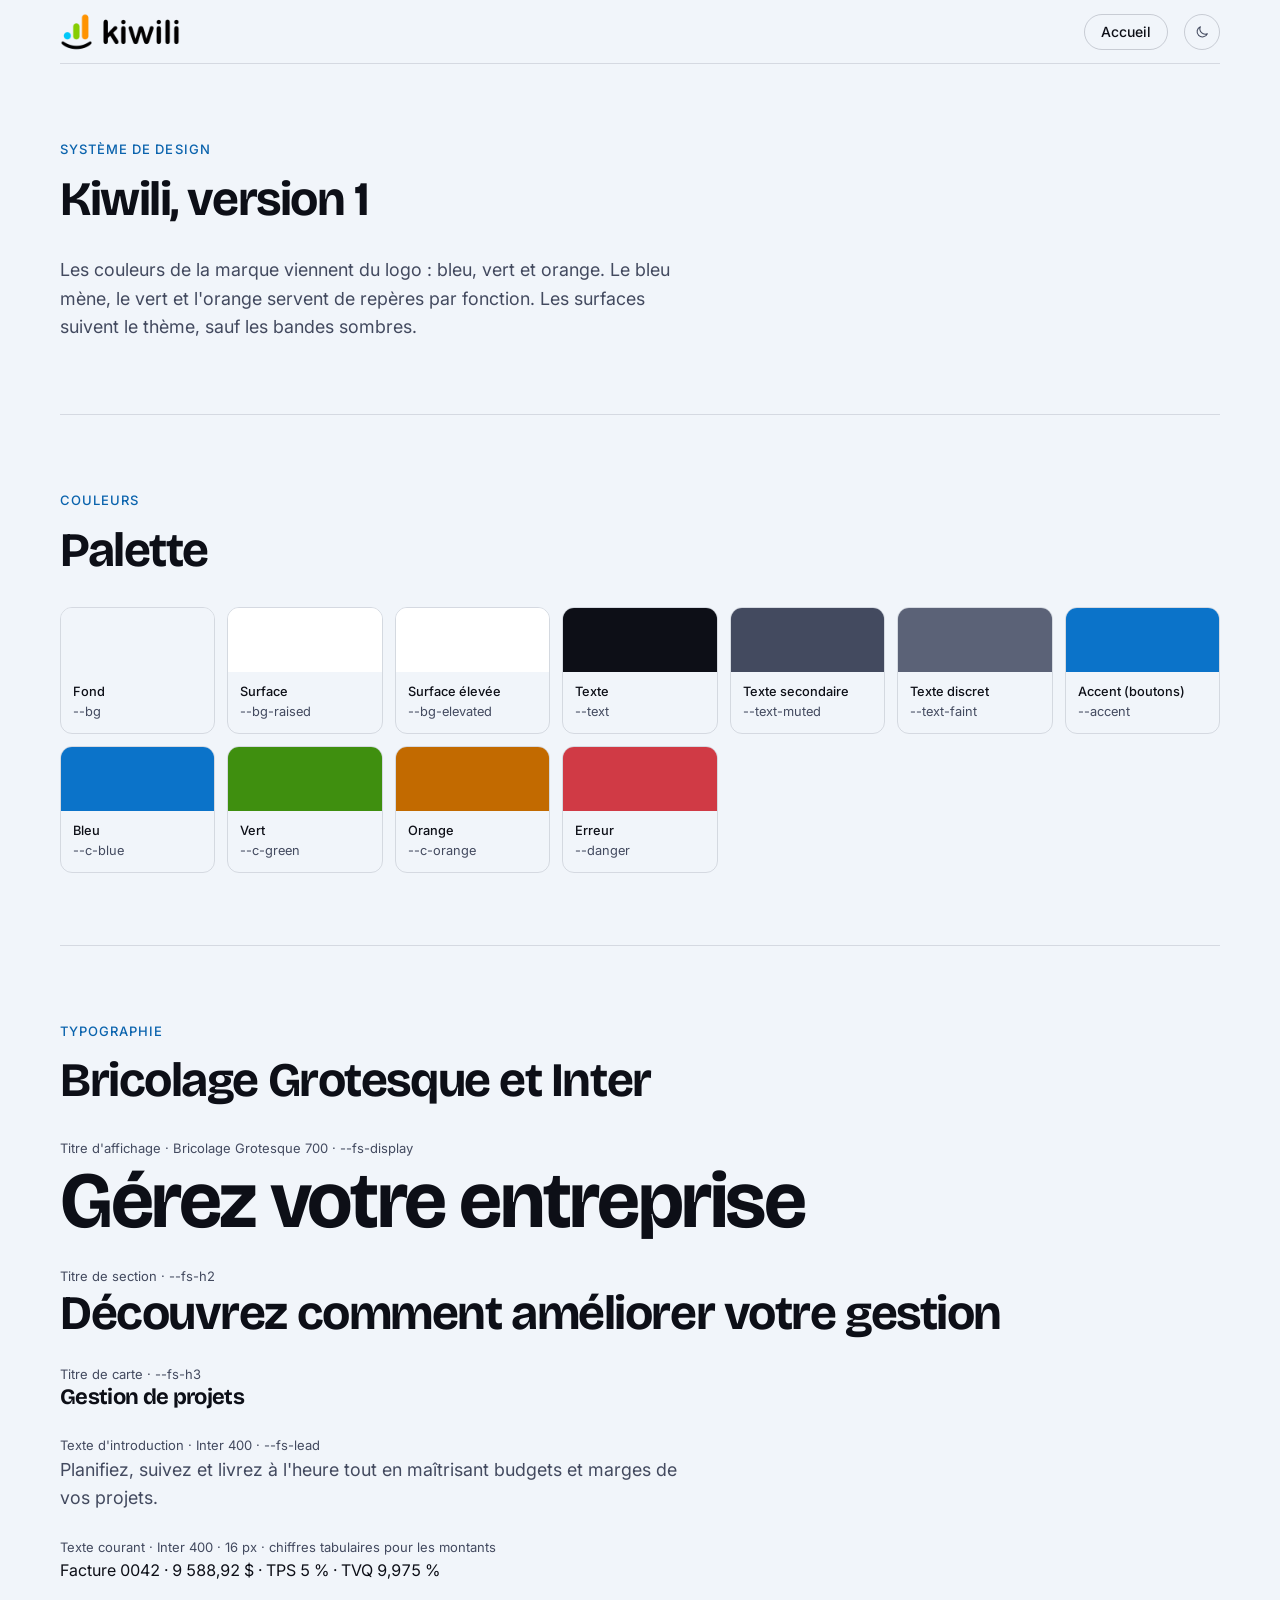
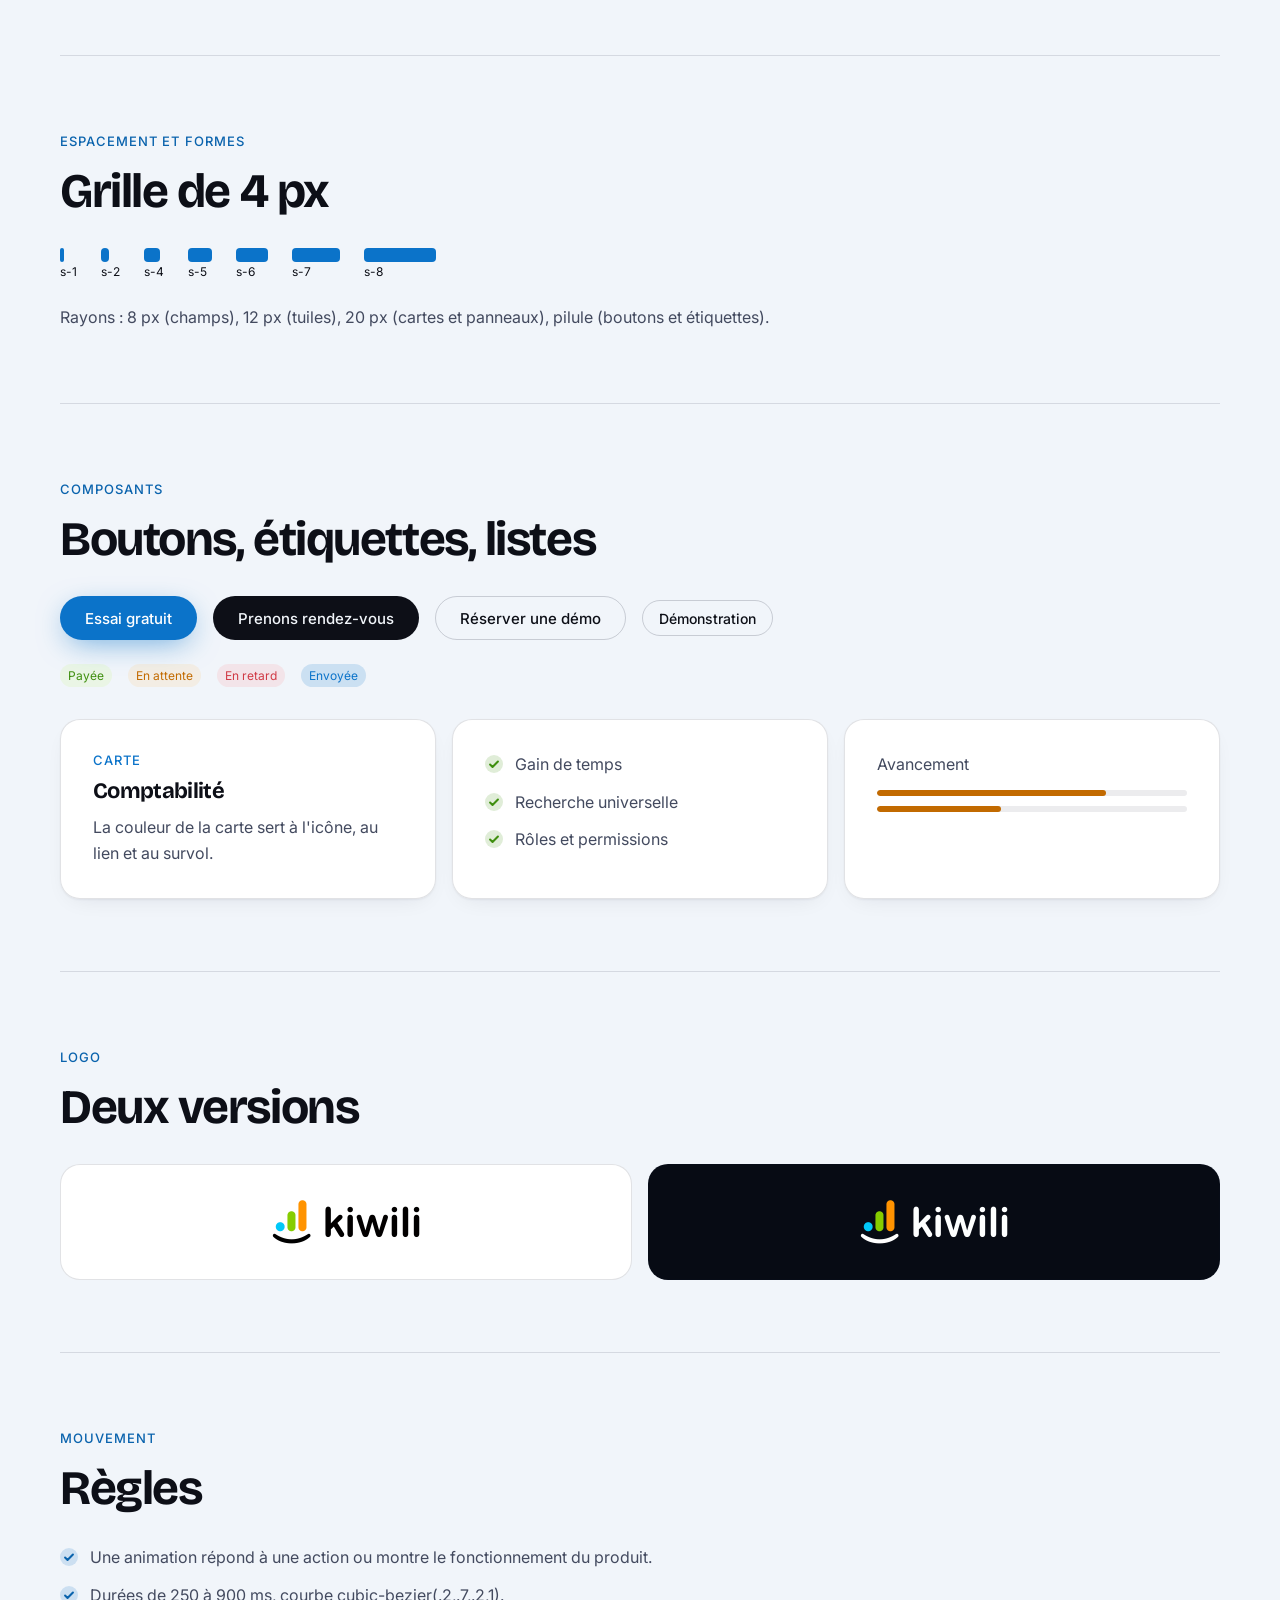
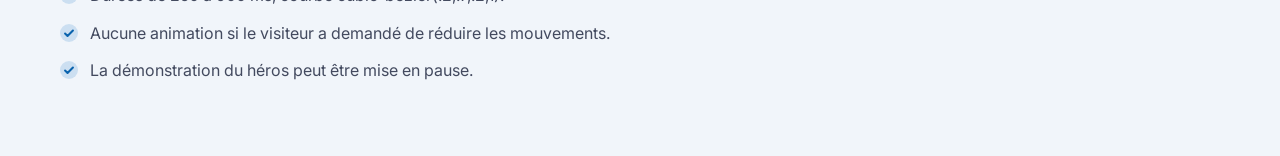
<file: design-system.html>
<!doctype html>
<html lang="fr-CA">
<head>
<meta charset="utf-8">
<meta name="viewport" content="width=device-width,initial-scale=1">
<title>Kiwili | Système de design</title>
<link rel="icon" href="assets/logo-mark.svg">
<link rel="preconnect" href="https://fonts.googleapis.com"><link rel="preconnect" href="https://fonts.gstatic.com" crossorigin>
<link rel="stylesheet" href="https://fonts.googleapis.com/css2?family=Bricolage+Grotesque:opsz,wght@12..96,500..800&family=Inter:wght@400..600&display=swap">
<link rel="stylesheet" href="css/tokens.css">
<link rel="stylesheet" href="css/components.css">
<link rel="stylesheet" href="css/home.css">
<style>
.ds-top{display:flex;align-items:center;justify-content:space-between;height:64px;border-bottom:1px solid var(--line)}
.ds section{padding:var(--s-8) 0;border-bottom:1px solid var(--line)}
.ds h2{font-size:var(--fs-h2);margin:var(--s-3) 0 var(--s-6)}
.sw{display:grid;grid-template-columns:repeat(auto-fill,minmax(150px,1fr));gap:var(--s-3)}
.sw div{border:1px solid var(--line);border-radius:var(--r-md);overflow:hidden;font-size:.8rem;color:var(--text-muted)}
.sw i{display:block;height:64px}
.sw span{display:block;padding:10px 12px}.sw b{display:block;color:var(--text);font-weight:500}
.row{display:flex;flex-wrap:wrap;gap:var(--s-4);align-items:center}
.specimen{display:grid;gap:var(--s-5)}
.specimen p{margin:0;color:var(--text-muted);font-size:.8125rem}
.grid3{display:grid;grid-template-columns:repeat(auto-fit,minmax(260px,1fr));gap:var(--s-4)}
.sp{display:flex;gap:var(--s-5);flex-wrap:wrap}.sp i{display:block;background:var(--c-blue);border-radius:4px;height:14px}
.logos{display:grid;grid-template-columns:1fr 1fr;gap:var(--s-4)}
.logos div{padding:var(--s-6);border-radius:var(--r-lg);display:grid;place-items:center;border:1px solid var(--line)}
.logos .l{background:#fff}.logos .d{background:#070b14}
</style>
</head>
<body class="ds">
<div class="container">
  <div class="ds-top"><a class="logo" href="index.html" aria-label="Retour à l'accueil"><img class="l-dark" src="assets/logo-light.png" alt="Kiwili" width="120" height="40"><img class="l-light" src="assets/logo-dark.png" alt="" width="120" height="40"></a>
  <div class="row"><a class="btn btn-ghost btn-sm" href="index.html">Accueil</a><button class="theme-toggle" type="button" id="theme-toggle" aria-label="Changer de thème"><svg class="sun" viewBox="0 0 24 24"><circle cx="12" cy="12" r="4"/><path d="M12 2v2m0 16v2M4.9 4.9l1.4 1.4m11.4 11.4 1.4 1.4M2 12h2m16 0h2M4.9 19.1l1.4-1.4M17.7 6.3l1.4-1.4"/></svg><svg class="moon" viewBox="0 0 24 24"><path d="M20 14.5A8 8 0 0 1 9.5 4 8 8 0 1 0 20 14.5z"/></svg></button></div></div>

  <section><span class="eyebrow">Système de design</span><h2>Kiwili, version 1</h2><p class="lead">Les couleurs de la marque viennent du logo : bleu, vert et orange. Le bleu mène, le vert et l'orange servent de repères par fonction. Les surfaces suivent le thème, sauf les bandes sombres.</p></section>

  <section><span class="eyebrow">Couleurs</span><h2>Palette</h2>
    <div class="sw">
      <div><i style="background:var(--bg)"></i><span><b>Fond</b>--bg</span></div>
      <div><i style="background:var(--bg-raised)"></i><span><b>Surface</b>--bg-raised</span></div>
      <div><i style="background:var(--bg-elevated)"></i><span><b>Surface élevée</b>--bg-elevated</span></div>
      <div><i style="background:var(--text)"></i><span><b>Texte</b>--text</span></div>
      <div><i style="background:var(--text-muted)"></i><span><b>Texte secondaire</b>--text-muted</span></div>
      <div><i style="background:var(--text-faint)"></i><span><b>Texte discret</b>--text-faint</span></div>
      <div><i style="background:var(--accent)"></i><span><b>Accent (boutons)</b>--accent</span></div>
      <div><i style="background:var(--c-blue)"></i><span><b>Bleu</b>--c-blue</span></div>
      <div><i style="background:var(--c-green)"></i><span><b>Vert</b>--c-green</span></div>
      <div><i style="background:var(--c-orange)"></i><span><b>Orange</b>--c-orange</span></div>
      <div><i style="background:var(--danger)"></i><span><b>Erreur</b>--danger</span></div>
    </div>
  </section>

  <section><span class="eyebrow">Typographie</span><h2>Bricolage Grotesque et Inter</h2>
    <div class="specimen">
      <div><p>Titre d'affichage · Bricolage Grotesque 700 · --fs-display</p><div style="font:700 var(--fs-display)/1.05 var(--font-display);letter-spacing:-.03em">Gérez votre entreprise</div></div>
      <div><p>Titre de section · --fs-h2</p><div style="font:700 var(--fs-h2)/1.1 var(--font-display);letter-spacing:-.03em">Découvrez comment améliorer votre gestion</div></div>
      <div><p>Titre de carte · --fs-h3</p><div style="font:700 var(--fs-h3)/1.2 var(--font-display);letter-spacing:-.03em">Gestion de projets</div></div>
      <div><p>Texte d'introduction · Inter 400 · --fs-lead</p><div class="lead">Planifiez, suivez et livrez à l'heure tout en maîtrisant budgets et marges de vos projets.</div></div>
      <div><p>Texte courant · Inter 400 · 16 px · chiffres tabulaires pour les montants</p><div style="font-variant-numeric:tabular-nums">Facture 0042 · 9 588,92 $ · TPS 5 % · TVQ 9,975 %</div></div>
    </div>
  </section>

  <section><span class="eyebrow">Espacement et formes</span><h2>Grille de 4 px</h2>
    <div class="sp"><div><i style="width:4px"></i><p style="font-size:.75rem">s-1</p></div><div><i style="width:8px"></i><p style="font-size:.75rem">s-2</p></div><div><i style="width:16px"></i><p style="font-size:.75rem">s-4</p></div><div><i style="width:24px"></i><p style="font-size:.75rem">s-5</p></div><div><i style="width:32px"></i><p style="font-size:.75rem">s-6</p></div><div><i style="width:48px"></i><p style="font-size:.75rem">s-7</p></div><div><i style="width:72px"></i><p style="font-size:.75rem">s-8</p></div></div>
    <p style="margin-top:var(--s-5);color:var(--text-muted)">Rayons : 8 px (champs), 12 px (tuiles), 20 px (cartes et panneaux), pilule (boutons et étiquettes).</p>
  </section>

  <section><span class="eyebrow">Composants</span><h2>Boutons, étiquettes, listes</h2>
    <div class="row"><a class="btn btn-accent" href="#">Essai gratuit</a><a class="btn btn-primary" href="#">Prenons rendez-vous</a><a class="btn btn-ghost" href="#">Réserver une démo</a><a class="btn btn-ghost btn-sm" href="#">Démonstration</a></div>
    <div class="row" style="margin-top:var(--s-5)"><span class="tag ok">Payée</span><span class="tag wait">En attente</span><span class="tag late">En retard</span><span class="tag sent">Envoyée</span></div>
    <div class="grid3" style="margin-top:var(--s-6)">
      <div class="card c-blue"><div class="eyebrow">Carte</div><h3 style="font-size:var(--fs-h3);margin:var(--s-3) 0">Comptabilité</h3><p style="color:var(--text-muted)">La couleur de la carte sert à l'icône, au lien et au survol.</p></div>
      <div class="card c-green"><ul class="checks"><li>Gain de temps</li><li>Recherche universelle</li><li>Rôles et permissions</li></ul></div>
      <div class="card c-orange"><p style="margin-bottom:var(--s-3);color:var(--text-muted)">Avancement</p><div class="bar"><i style="--w:74%;width:74%"></i></div><div class="bar a" style="margin-top:10px"><i style="--w:40%;width:40%"></i></div></div>
    </div>
  </section>

  <section><span class="eyebrow">Logo</span><h2>Deux versions</h2>
    <div class="logos"><div class="l"><img src="assets/logo-dark.png" alt="Logo Kiwili sur fond clair" width="150" height="50"></div><div class="d"><img src="assets/logo-light.png" alt="Logo Kiwili sur fond sombre" width="150" height="50"></div></div>
  </section>

  <section style="border:0"><span class="eyebrow">Mouvement</span><h2>Règles</h2>
    <ul class="checks"><li>Une animation répond à une action ou montre le fonctionnement du produit.</li><li>Durées de 250 à 900 ms, courbe cubic-bezier(.2,.7,.2,1).</li><li>Aucune animation si le visiteur a demandé de réduire les mouvements.</li><li>La démonstration du héros peut être mise en pause.</li></ul>
  </section>
</div>
<script src="js/main.js"></script>
</body></html>
</file>
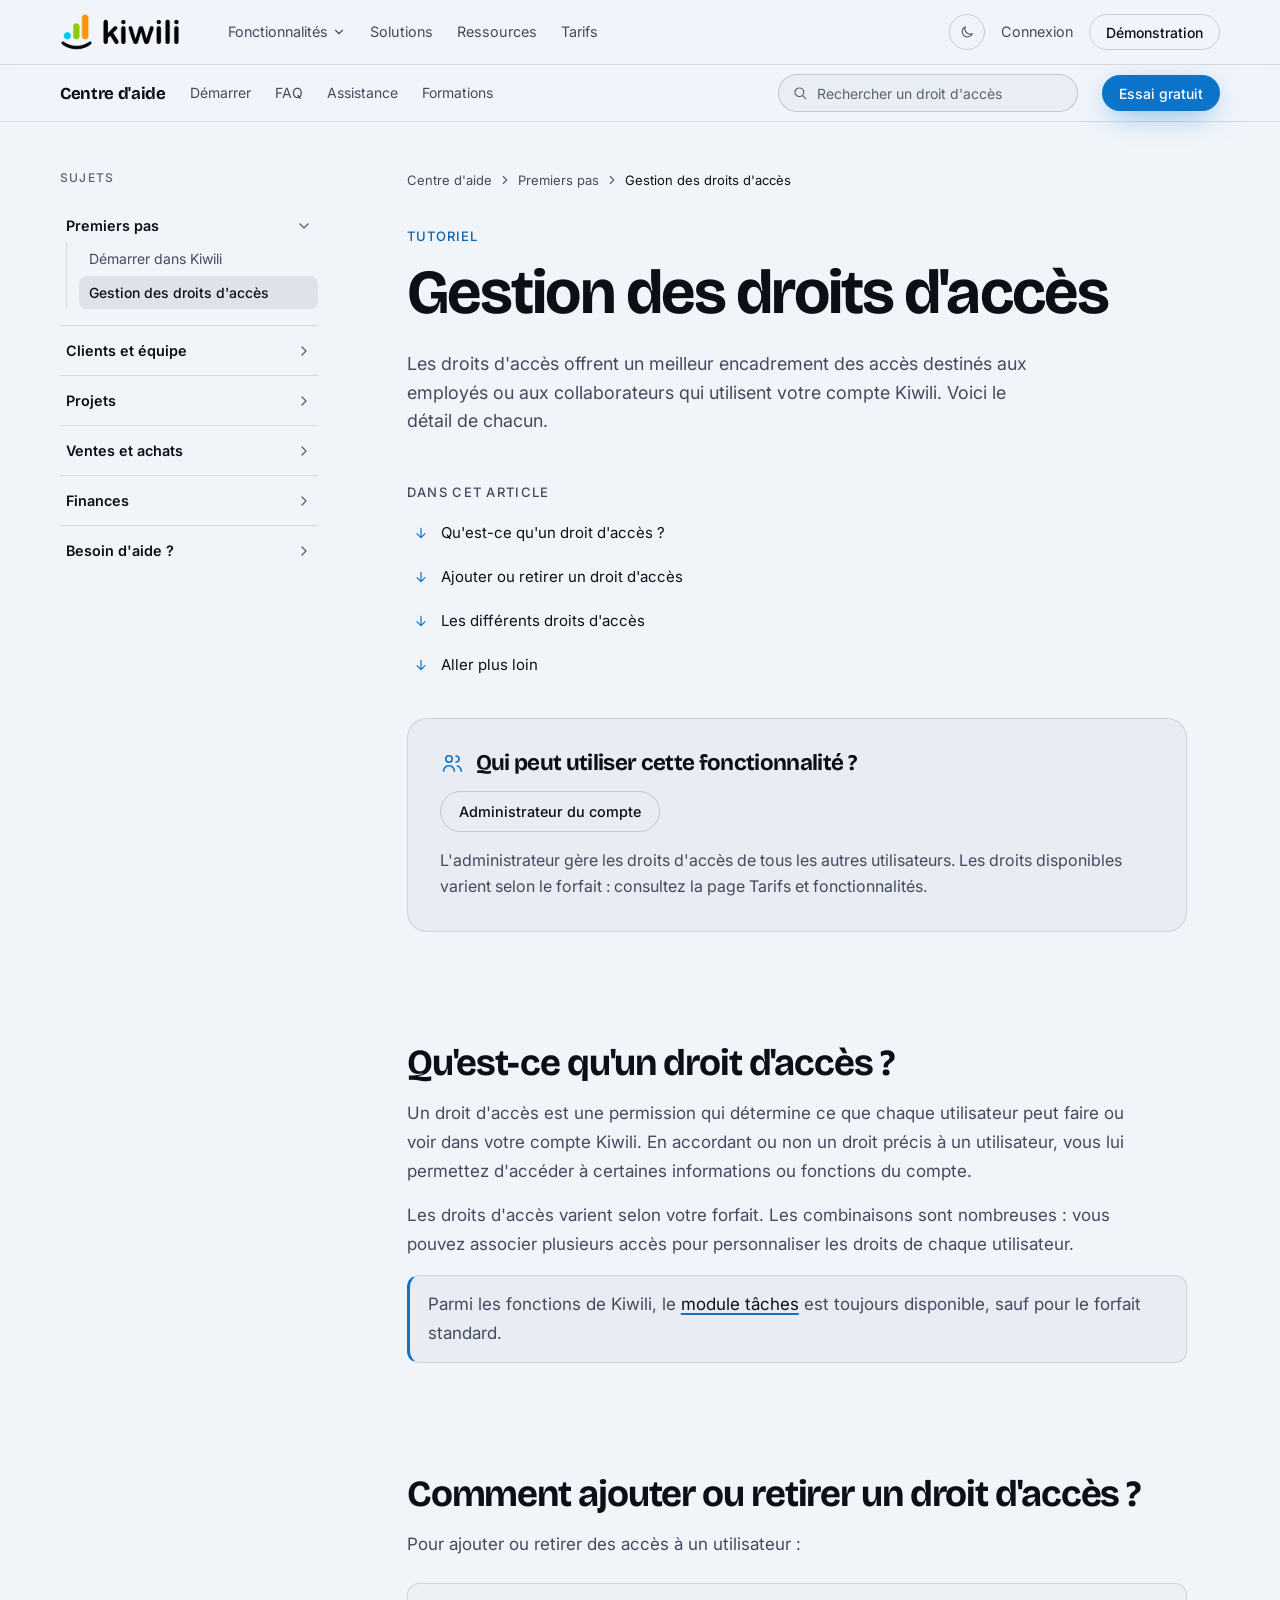
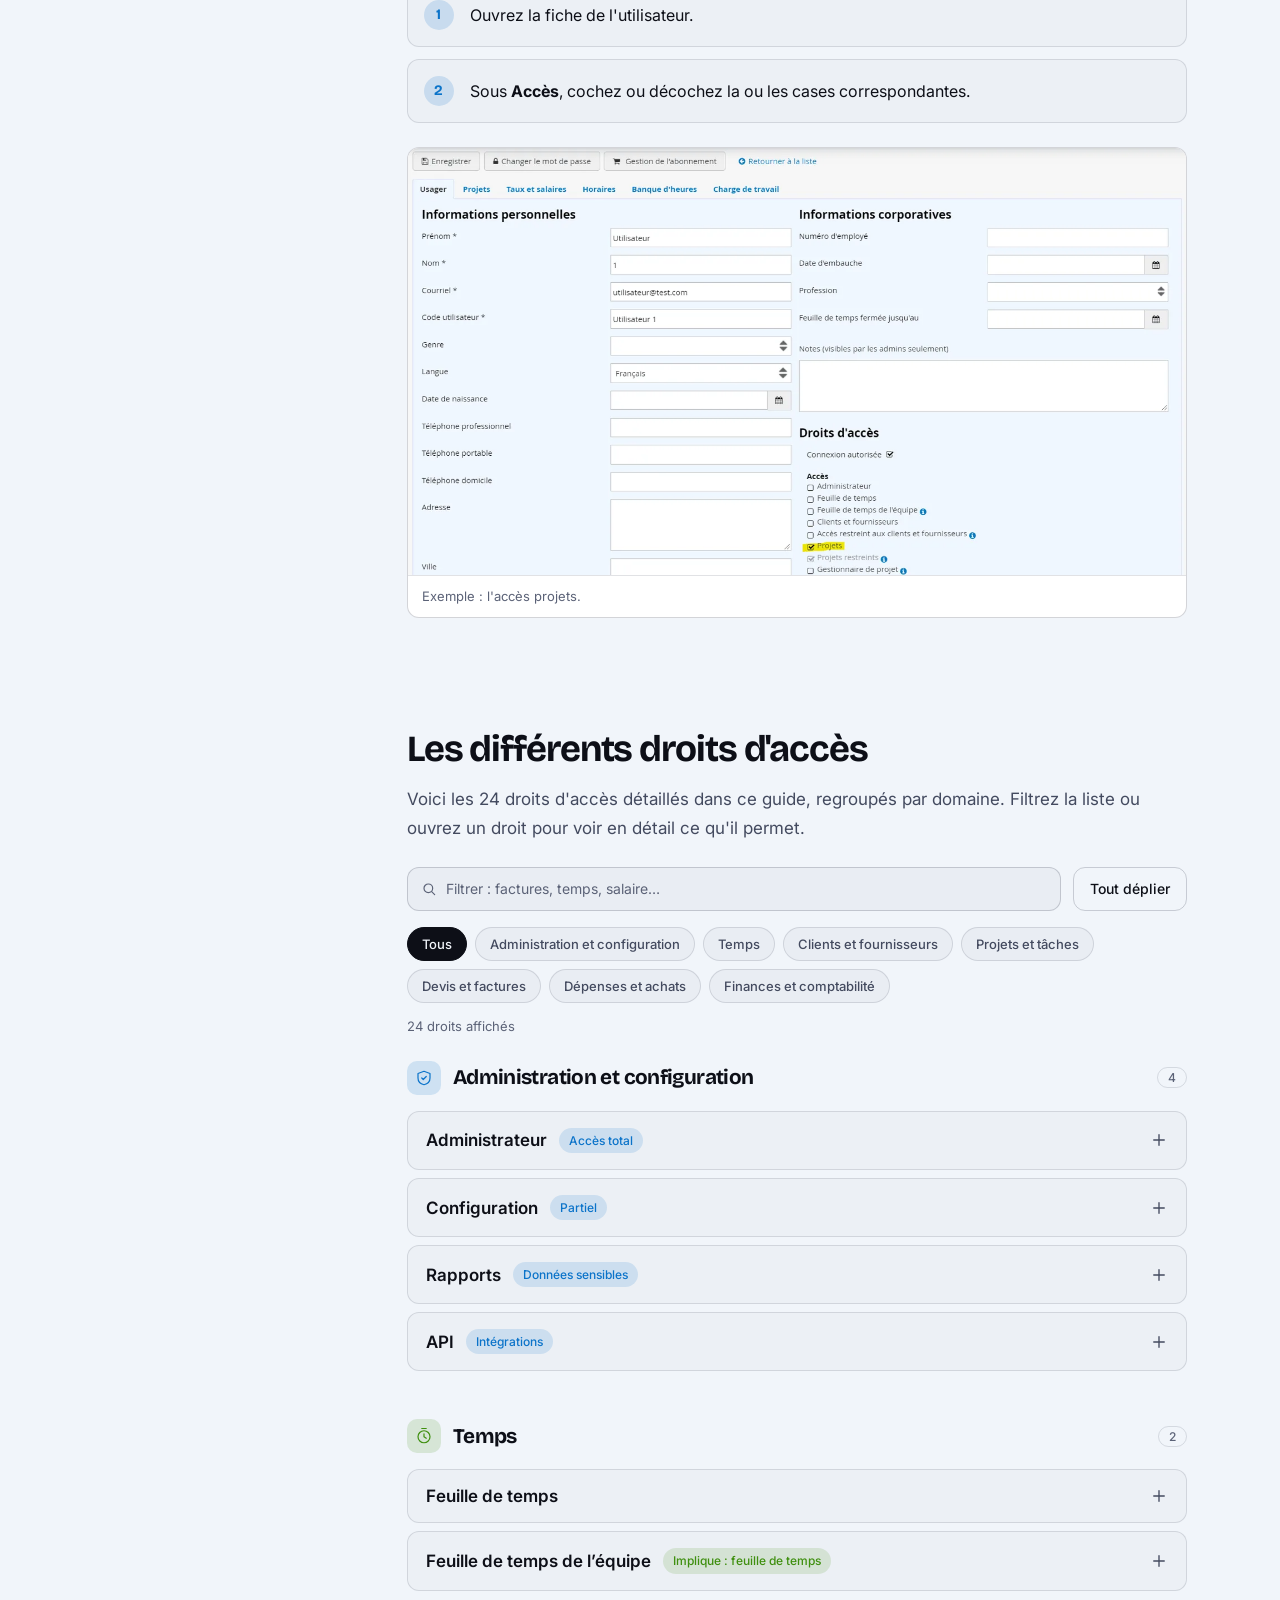
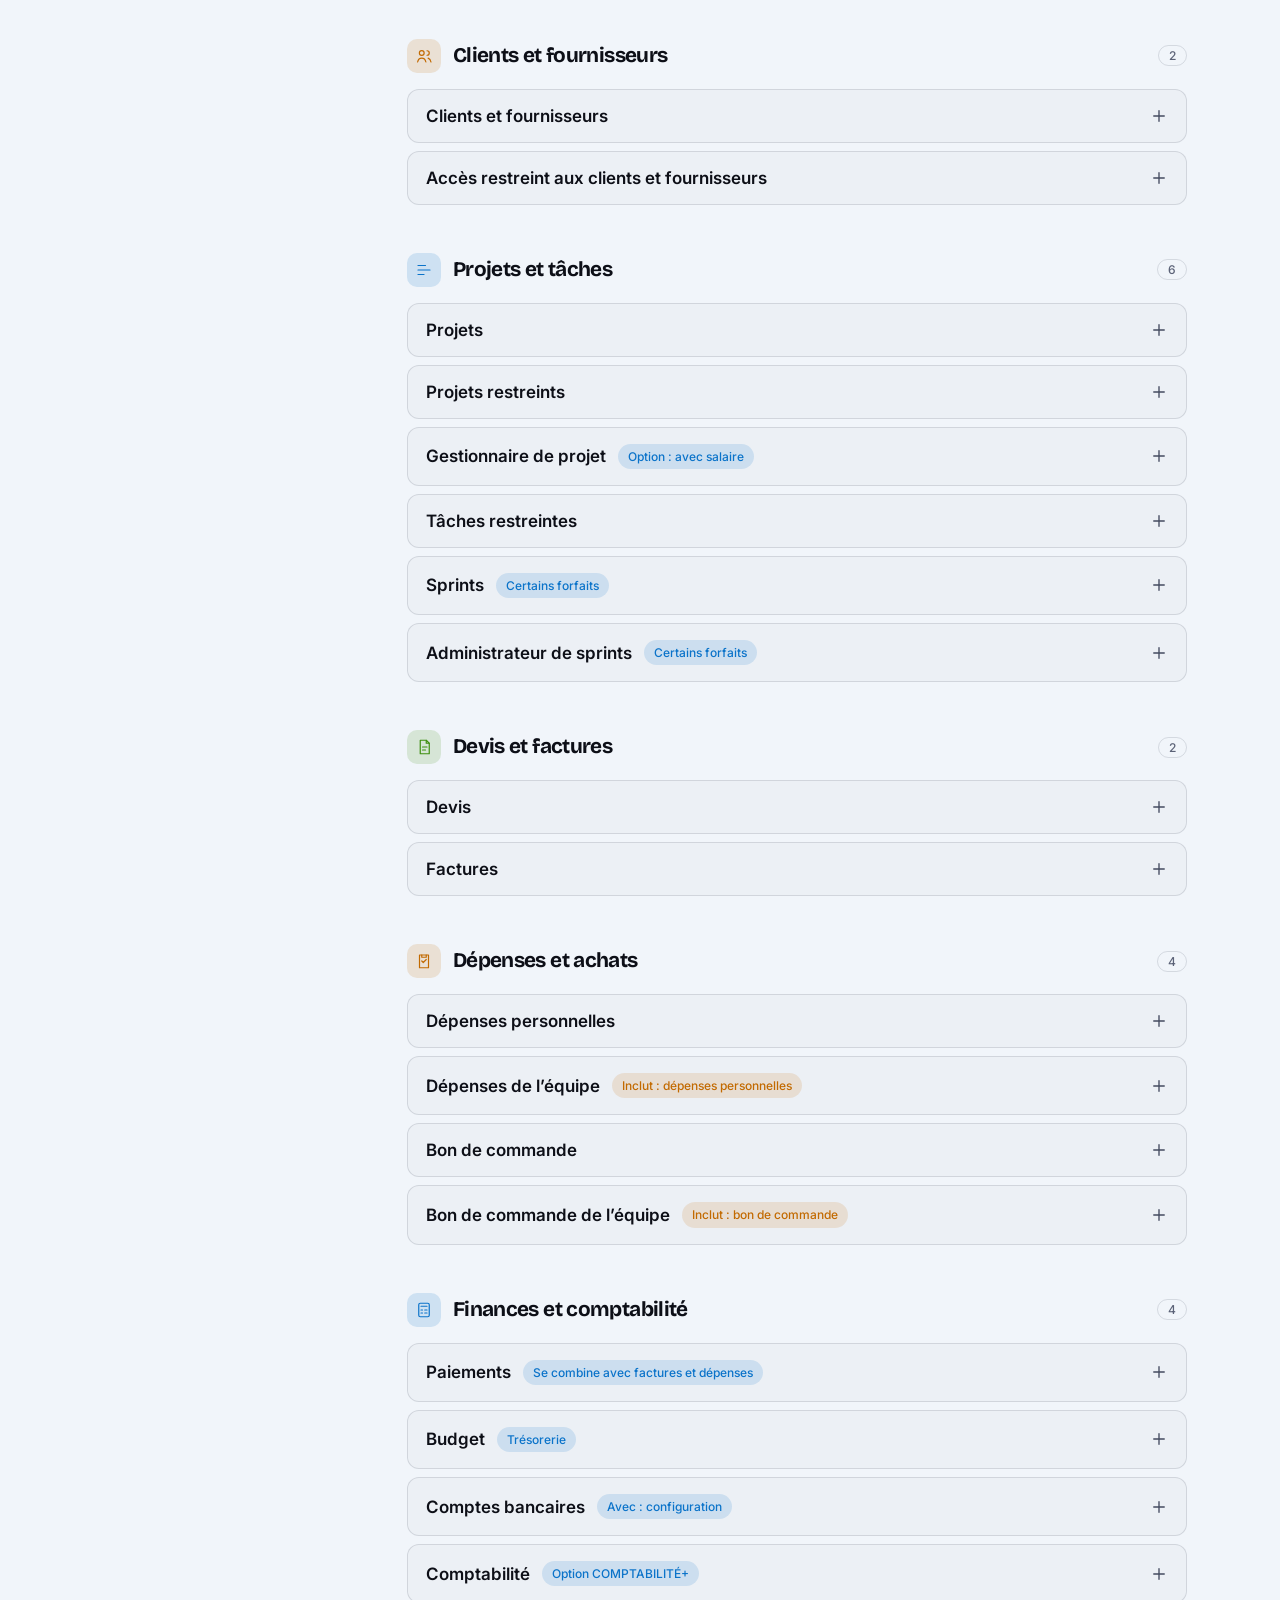
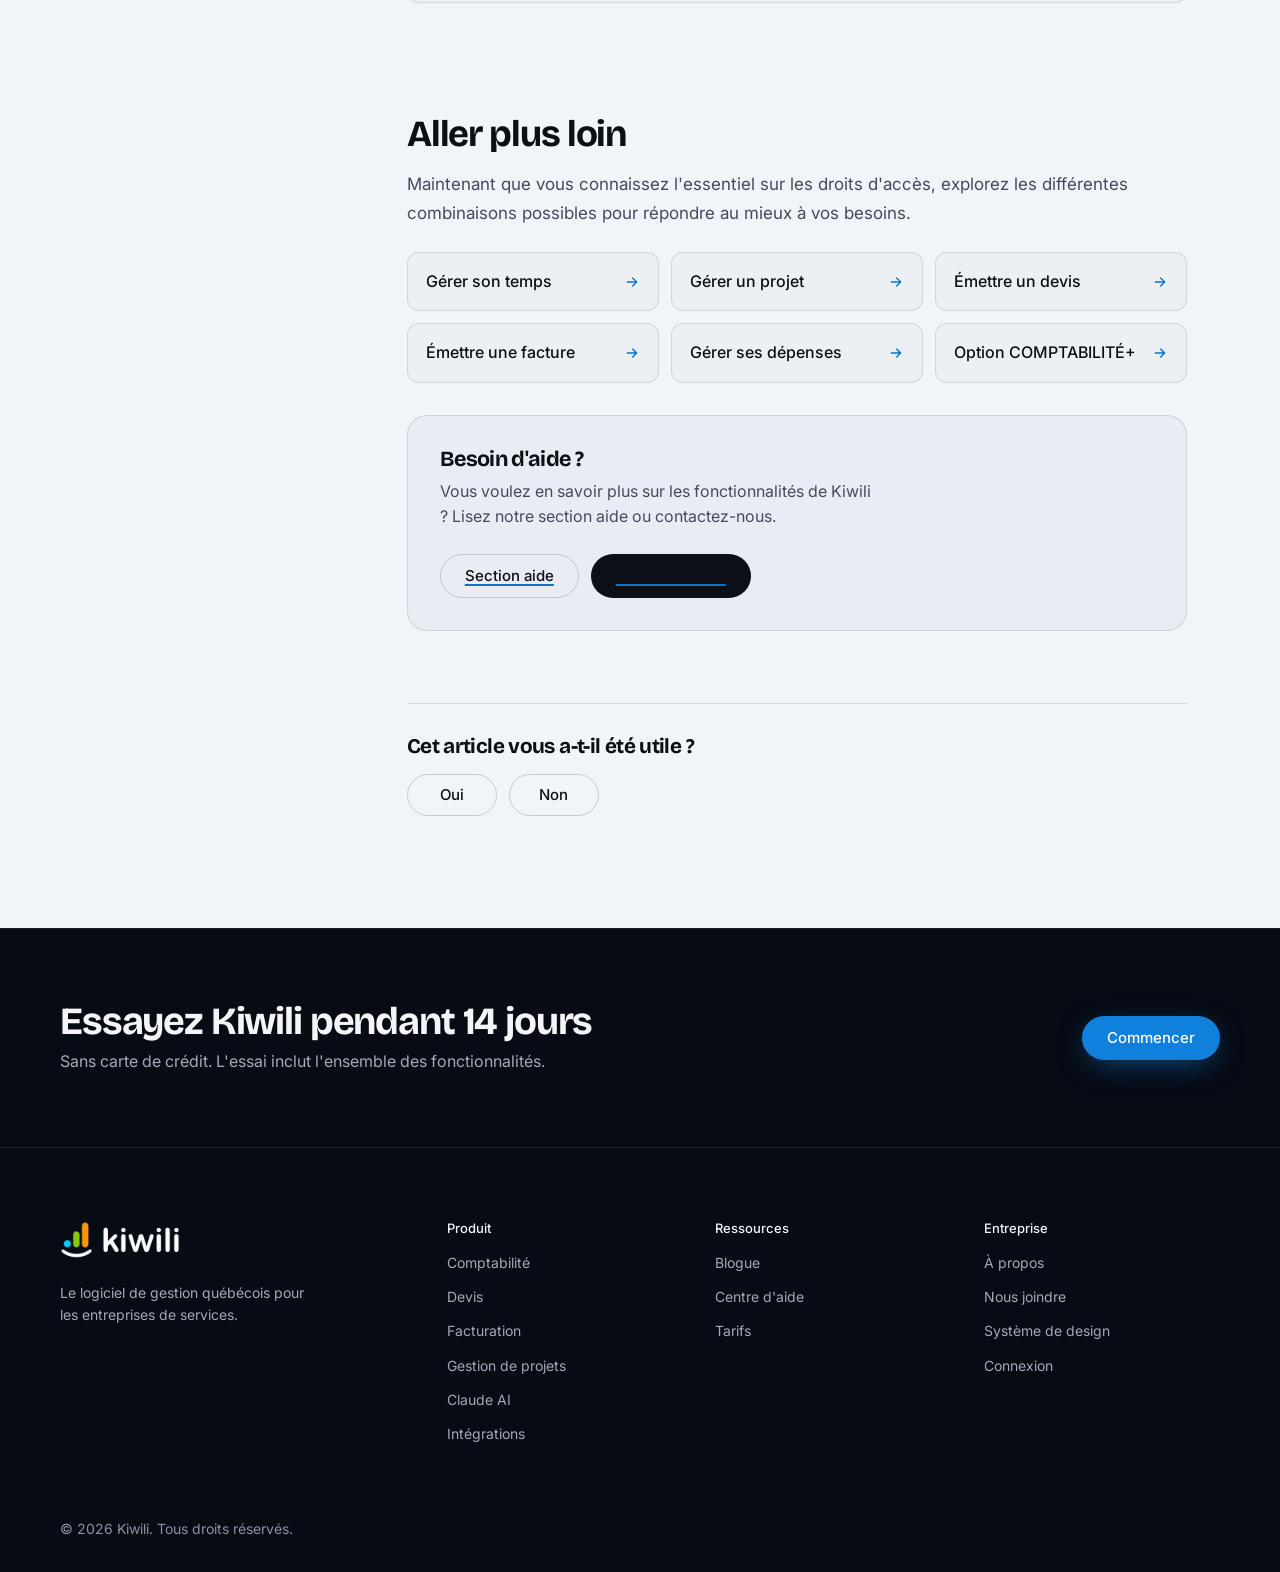
<file: tutoriel.html>
<!doctype html>
<html lang="fr-CA">
<head>
<meta charset="utf-8">
<meta name="viewport" content="width=device-width,initial-scale=1">
<title>Gestion des droits d'accès | Centre d'aide Kiwili</title>
<meta name="description" content="Les droits d'accès encadrent ce que chaque utilisateur peut voir et faire dans votre compte Kiwili. Voici le détail de chacun.">
<meta name="theme-color" content="#070b14">
<link rel="icon" href="assets/logo-mark.svg">
<link rel="preconnect" href="https://fonts.googleapis.com"><link rel="preconnect" href="https://fonts.gstatic.com" crossorigin>
<link rel="stylesheet" href="https://fonts.googleapis.com/css2?family=Bricolage+Grotesque:opsz,wght@12..96,500..800&family=Inter:wght@400..600&family=Caveat:wght@600&display=swap">
<link rel="stylesheet" href="css/tokens.css">
<link rel="stylesheet" href="css/components.css">
<link rel="stylesheet" href="css/home.css">
<link rel="stylesheet" href="css/tutorial.css">
</head>
<body>
<a class="skip" href="#main">Aller au contenu</a>
<div class="read-progress" aria-hidden="true"><i id="read-fill"></i></div>
<header class="nav"><div class="container nav-inner">
  <a class="logo" href="#" aria-label="Kiwili"><img class="l-dark" src="assets/logo-light.png" alt="Kiwili" width="120" height="40"><img class="l-light" src="assets/logo-dark.png" alt="" width="120" height="40"></a>
  <nav class="nav-links" aria-label="Principal">
    <div class="dd"><button class="dd-btn" type="button" aria-expanded="false" aria-controls="dd-feat">Fonctionnalités<svg class="chev" viewBox="0 0 24 24" aria-hidden="true"><path d="M6 9l6 6 6-6"/></svg></button><div class="dd-panel" id="dd-feat" hidden><a href="index.html#fonctionnalites">Comptabilité</a><a href="index.html#fonctionnalites">Devis</a><a href="index.html#fonctionnalites">Facturation</a><a href="index.html#fonctionnalites">Bons de commande</a><a href="index.html#fonctionnalites">Dépenses</a><a href="index.html#fonctionnalites">Suivi du temps</a><a href="index.html#solutions">Gestion de projets</a><a href="index.html#solutions">Planification des ressources</a><a href="index.html#solutions">Budgétisation</a><a href="index.html#metiers">Par métier</a><a href="index.html#ia">Claude AI</a><a href="index.html#integrations">Intégrations</a></div></div><a href="index.html#solutions">Solutions</a><a href="index.html#ressources">Ressources</a><a href="index.html#tarifs">Tarifs</a>
  </nav>
  <div class="nav-actions"><button class="theme-toggle" type="button" id="theme-toggle" aria-label="Changer de thème"><svg class="sun" viewBox="0 0 24 24"><circle cx="12" cy="12" r="4"/><path d="M12 2v2m0 16v2M4.9 4.9l1.4 1.4m11.4 11.4 1.4 1.4M2 12h2m16 0h2M4.9 19.1l1.4-1.4M17.7 6.3l1.4-1.4"/></svg><svg class="moon" viewBox="0 0 24 24"><path d="M20 14.5A8 8 0 0 1 9.5 4 8 8 0 1 0 20 14.5z"/></svg></button><a class="login" href="#">Connexion</a><a class="btn btn-ghost btn-sm" href="index.html#demo" data-open="demo">Démonstration</a><button class="menu-btn" type="button" id="menu-btn" aria-expanded="false" aria-controls="mobile-menu" aria-label="Menu"><i></i><i></i></button></div>
</div><div class="mobile-menu" id="mobile-menu" hidden><div class="container"><a href="index.html#fonctionnalites">Fonctionnalités</a><a href="index.html#metiers">Métiers</a><a href="index.html#ia">Claude AI</a><a href="index.html#integrations">Intégrations</a><a href="index.html#solutions">Solutions</a><a href="index.html#ressources">Ressources</a><a href="index.html#tarifs">Tarifs</a><a href="#">Connexion</a><a class="btn btn-accent" href="index.html#essai" data-open="trial">Essai gratuit</a></div></div>
</header>
<div class="help-bar"><div class="container help-inner">
  <a class="help-title" href="https://www.kiwili.com/aide/" target="_blank" rel="noopener">Centre d'aide</a>
  <nav class="help-links" aria-label="Centre d'aide"><a href="https://www.kiwili.com/fr/Blog/post/bien-demarrer-dans-kiwili/" target="_blank" rel="noopener">Démarrer</a><a href="https://www.kiwili.com/fr/faq-kiwili/" target="_blank" rel="noopener">FAQ</a><a href="https://www.kiwili.com/fr/assistance/" target="_blank" rel="noopener">Assistance</a><a href="https://www.kiwili.com/fr/formations-en-ligne-logiciel-gestion-entreprise/" target="_blank" rel="noopener">Formations</a></nav>
  <form class="help-search" role="search" id="help-search"><svg viewBox="0 0 24 24" aria-hidden="true"><circle cx="11" cy="11" r="6.5"/><path d="M16 16l4.5 4.5"/></svg><label class="sr" for="q-top">Rechercher un droit d'accès</label><input id="q-top" type="search" placeholder="Rechercher un droit d'accès" autocomplete="off"></form>
  <a class="btn btn-accent btn-sm" href="https://signup.kiwili.com/signup/?lng=fr" target="_blank" rel="noopener">Essai gratuit</a>
</div></div>

<div class="container tuto" id="top">
  <aside class="tuto-side" aria-label="Sujets du centre d'aide">
    <details class="side-wrap" id="side-wrap" open><summary class="side-sum">Sujets</summary><div class="side-body"><p class="side-h">Sujets</p><details class="tg" open><summary>Premiers pas<svg viewBox="0 0 24 24" aria-hidden="true"><path d="M9 6l6 6-6 6"/></svg></summary><ul><li><a href="https://www.kiwili.com/fr/Blog/post/bien-demarrer-dans-kiwili/" target="_blank" rel="noopener">Démarrer dans Kiwili</a></li><li><a class="cur" href="#top" aria-current="page">Gestion des droits d&#x27;accès</a></li></ul></details><details class="tg"><summary>Clients et équipe<svg viewBox="0 0 24 24" aria-hidden="true"><path d="M9 6l6 6-6 6"/></svg></summary><ul><li><a href="https://www.kiwili.com/fr/aide-clients-fournisseurs-erp-avec-kiwili/" target="_blank" rel="noopener">Clients et fournisseurs</a></li><li><a href="https://www.kiwili.com/aide-gestion-temps-avec-kiwili/" target="_blank" rel="noopener">Gérer son temps</a></li></ul></details><details class="tg"><summary>Projets<svg viewBox="0 0 24 24" aria-hidden="true"><path d="M9 6l6 6-6 6"/></svg></summary><ul><li><a href="https://www.kiwili.com/Blog/post/4-gerer-un-projet-avec-kiwili/" target="_blank" rel="noopener">Gérer un projet</a></li><li><a href="https://www.kiwili.com/Blog/post/creer-gerer-une-tache-avec-kiwili/" target="_blank" rel="noopener">Créer et gérer une tâche</a></li></ul></details><details class="tg"><summary>Ventes et achats<svg viewBox="0 0 24 24" aria-hidden="true"><path d="M9 6l6 6-6 6"/></svg></summary><ul><li><a href="https://www.kiwili.com/Blog/post/3-emettre-un-devis-avec-kiwili/" target="_blank" rel="noopener">Émettre un devis</a></li><li><a href="https://www.kiwili.com/Blog/post/5-emettre-une-facture-avec-kiwili/" target="_blank" rel="noopener">Émettre une facture</a></li><li><a href="https://www.kiwili.com/Blog/post/gerer-ses-depenses-avec-kiwili/" target="_blank" rel="noopener">Gérer ses dépenses</a></li><li><a href="https://www.kiwili.com/Blog/post/la-gestion-des-bons-de-commande-en-ligne/" target="_blank" rel="noopener">Bons de commande en ligne</a></li></ul></details><details class="tg"><summary>Finances<svg viewBox="0 0 24 24" aria-hidden="true"><path d="M9 6l6 6-6 6"/></svg></summary><ul><li><a href="https://www.kiwili.com/Blog/post/tresorerie-prevoir-solde-compte-bancaire-entreprise/" target="_blank" rel="noopener">Prévoir la trésorerie</a></li><li><a href="https://www.kiwili.com/aide-gestion-option-comptabilite-kiwili/" target="_blank" rel="noopener">Option COMPTABILITÉ+</a></li></ul></details><details class="tg"><summary>Besoin d&#x27;aide ?<svg viewBox="0 0 24 24" aria-hidden="true"><path d="M9 6l6 6-6 6"/></svg></summary><ul><li><a href="https://www.kiwili.com/Blog/post/contacter-le-support-de-kiwili/" target="_blank" rel="noopener">Contacter le support</a></li></ul></details></div></details>
  </aside>

  <main id="main" class="tuto-main">
   <article>
    <nav class="crumbs" aria-label="Fil d'Ariane"><a href="https://www.kiwili.com/aide/" target="_blank" rel="noopener">Centre d'aide</a><svg viewBox="0 0 24 24" aria-hidden="true"><path d="M9 6l6 6-6 6"/></svg><span>Premiers pas</span><svg viewBox="0 0 24 24" aria-hidden="true"><path d="M9 6l6 6-6 6"/></svg><span aria-current="page">Gestion des droits d'accès</span></nav>
    <header class="art-head">
      <span class="eyebrow">Tutoriel</span>
      <h1>Gestion des droits d'accès</h1>
      <p class="lede">Les droits d'accès offrent un meilleur encadrement des accès destinés aux employés ou aux collaborateurs qui utilisent votre compte Kiwili. Voici le détail de chacun.</p>
    </header>

    <nav class="toc" aria-labelledby="toc-h"><p class="toc-h" id="toc-h">Dans cet article</p><ol>
      <li><a href="#definition"><svg viewBox="0 0 24 24" aria-hidden="true"><path d="M12 5v14M6 13l6 6 6-6"/></svg>Qu'est-ce qu'un droit d'accès ?</a></li>
      <li><a href="#ajouter"><svg viewBox="0 0 24 24" aria-hidden="true"><path d="M12 5v14M6 13l6 6 6-6"/></svg>Ajouter ou retirer un droit d'accès</a></li>
      <li><a href="#droits"><svg viewBox="0 0 24 24" aria-hidden="true"><path d="M12 5v14M6 13l6 6 6-6"/></svg>Les différents droits d'accès</a></li>
      <li><a href="#suite"><svg viewBox="0 0 24 24" aria-hidden="true"><path d="M12 5v14M6 13l6 6 6-6"/></svg>Aller plus loin</a></li>
    </ol></nav>

    <aside class="who" aria-labelledby="who-h"><h2 id="who-h"><svg viewBox="0 0 24 24" aria-hidden="true"><circle cx="9" cy="8" r="3.2"/><path d="M3.5 20c.7-3.6 3-5.3 5.5-5.3s4.8 1.7 5.5 5.3M16 11a3 3 0 1 0 0-6M17.5 14.9c2 .6 3.3 2.2 3.8 5.1"/></svg>Qui peut utiliser cette fonctionnalité ?</h2>
      <div class="who-tags"><span class="wtag">Administrateur du compte</span></div>
      <p>L'administrateur gère les droits d'accès de tous les autres utilisateurs. Les droits disponibles varient selon le forfait : consultez la page <a href="https://www.kiwili.com/fr/tarifs-et-fonctionnalites/" target="_blank" rel="noopener">Tarifs et fonctionnalités</a>.</p></aside>

    <section id="definition" class="art-sec"><h2>Qu'est-ce qu'un droit d'accès ?</h2>
      <p>Un droit d'accès est une permission qui détermine ce que chaque utilisateur peut faire ou voir dans votre compte Kiwili. En accordant ou non un droit précis à un utilisateur, vous lui permettez d'accéder à certaines informations ou fonctions du compte.</p>
      <p>Les droits d'accès varient selon votre forfait. Les combinaisons sont nombreuses : vous pouvez associer plusieurs accès pour personnaliser les droits de chaque utilisateur.</p>
      <p class="callout info">Parmi les fonctions de Kiwili, le <a href="https://www.kiwili.com/Blog/post/creer-gerer-une-tache-avec-kiwili/" target="_blank" rel="noopener">module tâches</a> est toujours disponible, sauf pour le forfait standard.</p>
    </section>

    <section id="ajouter" class="art-sec"><h2>Comment ajouter ou retirer un droit d'accès ?</h2>
      <p>Pour ajouter ou retirer des accès à un utilisateur :</p>
      <ol class="steps-list"><li><span>Ouvrez la fiche de l'utilisateur.</span></li><li><span>Sous <b>Accès</b>, cochez ou décochez la ou les cases correspondantes.</span></li></ol>
      <figure class="shot-fig"><img src="assets/tuto/ajouter-acces.webp" alt="Fiche utilisateur : cases à cocher sous Accès, exemple de l&#x27;accès projet" loading="lazy" decoding="async"><figcaption>Exemple : l&#x27;accès projets.</figcaption></figure>
    </section>

    <section id="droits" class="art-sec"><h2>Les différents droits d'accès</h2>
      <p>Voici les 24 droits d'accès détaillés dans ce guide, regroupés par domaine. Filtrez la liste ou ouvrez un droit pour voir en détail ce qu'il permet.</p>
      <div class="rtools">
        <div class="rsearch"><svg viewBox="0 0 24 24" aria-hidden="true"><circle cx="11" cy="11" r="6.5"/><path d="M16 16l4.5 4.5"/></svg><label class="sr" for="q">Filtrer les droits d'accès</label><input id="q" type="search" placeholder="Filtrer : factures, temps, salaire…" autocomplete="off"></div>
        <button class="expand" id="expand" type="button">Tout déplier</button>
      </div>
      <div class="gchips" role="group" aria-label="Domaines"><button class="gchip on" type="button" data-g="all">Tous</button><button class="gchip" type="button" data-g="administration">Administration et configuration</button><button class="gchip" type="button" data-g="temps">Temps</button><button class="gchip" type="button" data-g="clients">Clients et fournisseurs</button><button class="gchip" type="button" data-g="projets">Projets et tâches</button><button class="gchip" type="button" data-g="ventes">Devis et factures</button><button class="gchip" type="button" data-g="depenses">Dépenses et achats</button><button class="gchip" type="button" data-g="finances">Finances et comptabilité</button></div>
      <p class="rcount" id="rcount" role="status" aria-live="polite">24 droits affichés</p>
      <div class="rights" id="rights"><section class="rgroup c-blue" data-g="administration" aria-labelledby="h-administration"><h3 id="h-administration"><span class="gico"><svg viewBox="0 0 24 24" aria-hidden="true"><path d="M12 3l8 3v6c0 4.5-3.2 8-8 9-4.8-1-8-4.5-8-9V6z"/><path d="M9 12l2 2 4-4"/></svg></span>Administration et configuration<small>4</small></h3><details class="right" id="administrateur" data-s="administrateur accès total  le système requiert au moins un administrateur. celui-ci a un accès total aux fonctionnalités et aux données financières du compte kiwili. il gère tous les droits d’accès des autres utilisateurs.      module  ce que l’administrateur peut faire      configuration  gérer les utilisateurs, le profil d’entreprise, les informations de paiement, le forfait kiwili, l’historique des prélèvements, les modèles globaux de documents, la gestion des messages et le suivi de projet.    indicateurs  voir le graphique global et le tableau des données financières.    clients et fournisseurs  accéder à toutes les informations. une personne qui n’est pas administrateur ne voit pas, dans la fiche client ou fournisseur, les projets sur lesquels elle ne travaille pas.    projets  voir le graphique de charge de travail, les salaires et les trois types de marges, dans tous les projets, qu’il en soit membre ou non. dans l’onglet temps, accéder à toutes les données de salaires et financières.    rapports  accéder aux rapports d’activité et de courriels, à toutes les informations de salaire et de coût horaire, ainsi qu’à la recherche des entrées de temps.      un utilisateur qui n’est pas administrateur d’un projet ne voit pas certaines informations, comme la charge de travail, le tableau des tâches ou les tâches des autres utilisateurs. "><summary><span class="rname">Administrateur</span><span class="rtag">Accès total</span><svg class="rchev" viewBox="0 0 24 24" aria-hidden="true"><path d="M12 5v14M5 12h14"/></svg></summary><div class="rbody"><p>Le système requiert au moins un administrateur. Celui-ci a un accès total aux fonctionnalités et aux données financières du compte Kiwili. Il gère tous les droits d’accès des autres utilisateurs.</p><div class="tw"><table class="mini"><thead><tr><th>Module</th><th>Ce que l’administrateur peut faire</th></tr></thead><tbody><tr><td>Configuration</td><td>Gérer les utilisateurs, le profil d’entreprise, les informations de paiement, le forfait Kiwili, l’historique des prélèvements, les modèles globaux de documents, la gestion des messages et le suivi de projet.</td></tr><tr><td>Indicateurs</td><td>Voir le graphique global et le tableau des données financières.</td></tr><tr><td>Clients et fournisseurs</td><td>Accéder à toutes les informations. Une personne qui n’est pas administrateur ne voit pas, dans la fiche client ou fournisseur, les projets sur lesquels elle ne travaille pas.</td></tr><tr><td>Projets</td><td>Voir le graphique de charge de travail, les salaires et les trois types de marges, dans tous les projets, qu’il en soit membre ou non. Dans l’onglet temps, accéder à toutes les données de salaires et financières.</td></tr><tr><td>Rapports</td><td>Accéder aux rapports d’activité et de courriels, à toutes les informations de salaire et de coût horaire, ainsi qu’à la recherche des entrées de temps.</td></tr></tbody></table></div><p class="callout info">Un utilisateur qui n’est pas administrateur d’un projet ne voit pas certaines informations, comme la charge de travail, le tableau des tâches ou les tâches des autres utilisateurs.</p></div></details><details class="right" id="configuration" data-s="configuration partiel  avec l’accès configuration, l’utilisateur peut paramétrer et modifier de nombreux éléments, bien que certains restent réservés à l’administrateur. voici le détail des accès pour chaque encart de la configuration.      encart  accès      abonnement   non autorisé     présentation  uniquement « champs personnalisés (clients et fournisseurs) »    achats et ventes  accès à tout    comptabilité  modes de paiement, charte comptable et taxes    extranet   non autorisé      "><summary><span class="rname">Configuration</span><span class="rtag">Partiel</span><svg class="rchev" viewBox="0 0 24 24" aria-hidden="true"><path d="M12 5v14M5 12h14"/></svg></summary><div class="rbody"><p>Avec l’accès configuration, l’utilisateur peut paramétrer et modifier de nombreux éléments, bien que certains restent réservés à l’administrateur. Voici le détail des accès pour chaque encart de la configuration.</p><div class="tw"><table class="mini"><thead><tr><th>Encart</th><th>Accès</th></tr></thead><tbody><tr><td>Abonnement</td><td><span class="pill no">Non autorisé</span></td></tr><tr><td>Présentation</td><td>Uniquement « champs personnalisés (clients et fournisseurs) »</td></tr><tr><td>Achats et ventes</td><td>Accès à tout</td></tr><tr><td>Comptabilité</td><td>Modes de paiement, charte comptable et taxes</td></tr><tr><td>Extranet</td><td><span class="pill no">Non autorisé</span></td></tr></tbody></table></div></div></details><details class="right" id="rapports" data-s="rapports données sensibles  kiwili génère automatiquement de nombreux rapports clairs et complets qui permettent d’extraire des statistiques et des bilans utiles au développement des affaires. vous pouvez, par exemple, obtenir des rapports précis sur vos impôts et taxes, un graphique de vos dépenses et revenus, ou un graphique des heures travaillées par client. kiwili propose plus d’une soixantaine de rapports.  ce droit donne accès à de nombreuses informations sensibles. soyez vigilant et ne l’accordez pas à n’importe qui. "><summary><span class="rname">Rapports</span><span class="rtag">Données sensibles</span><svg class="rchev" viewBox="0 0 24 24" aria-hidden="true"><path d="M12 5v14M5 12h14"/></svg></summary><div class="rbody"><p>Kiwili génère automatiquement de nombreux rapports clairs et complets qui permettent d’extraire des statistiques et des bilans utiles au développement des affaires. Vous pouvez, par exemple, obtenir des rapports précis sur vos impôts et taxes, un graphique de vos dépenses et revenus, ou un graphique des heures travaillées par client. Kiwili propose plus d’une soixantaine de rapports.</p><p class="callout warn">Ce droit donne accès à de nombreuses informations sensibles. Soyez vigilant et ne l’accordez pas à n’importe qui.</p></div></details><details class="right" id="api" data-s="api intégrations  pour autoriser certains utilisateurs à connecter leur compte kiwili à d’autres applications, cochez la case api. ils pourront alors activer l’api dans leur profil et générer un jeton.   consulter la documentation de l’api  "><summary><span class="rname">API</span><span class="rtag">Intégrations</span><svg class="rchev" viewBox="0 0 24 24" aria-hidden="true"><path d="M12 5v14M5 12h14"/></svg></summary><div class="rbody"><p>Pour autoriser certains utilisateurs à connecter leur compte Kiwili à d’autres applications, cochez la case API. Ils pourront alors activer l’API dans leur profil et générer un jeton.</p><p><a href="https://api.kiwili.com/api/openapi/" target="_blank" rel="noopener">Consulter la documentation de l’API</a></p></div></details></section><section class="rgroup c-green" data-g="temps" aria-labelledby="h-temps"><h3 id="h-temps"><span class="gico"><svg viewBox="0 0 24 24" aria-hidden="true"><circle cx="12" cy="13" r="8"/><path d="M12 9v4l3 2M9 2h6"/></svg></span>Temps<small>2</small></h3><details class="right" id="feuilledetemps" data-s="feuille de temps   cet accès permet à l’utilisateur de gérer son temps. lorsque « feuille de temps » est coché, il a accès au module temps.    l’onglet temps pour un utilisateur avec l’accès feuille de temps.     dans l’onglet temps, il peut   entrer le détail de ses heures ;  démarrer plusieurs compteurs (chronomètres) en même temps ;  ajouter du temps depuis une tâche ;  convertir la durée travaillée en entrée de temps.     il ne peut pas   voir le temps des autres utilisateurs.    "><summary><span class="rname">Feuille de temps</span><svg class="rchev" viewBox="0 0 24 24" aria-hidden="true"><path d="M12 5v14M5 12h14"/></svg></summary><div class="rbody"><p>Cet accès permet à l’utilisateur de gérer son temps. Lorsque « feuille de temps » est coché, il a accès au module temps.</p><figure class="shot-fig"><img src="assets/tuto/feuille-de-temps.webp" alt="Onglet temps avec l’accès feuille de temps" loading="lazy" decoding="async"><figcaption>L’onglet Temps pour un utilisateur avec l’accès feuille de temps.</figcaption></figure><div class="ccgrid"><div class="cc ok"><h4>Dans l’onglet temps, il peut</h4><ul class=""><li>entrer le détail de ses heures ;</li><li>démarrer plusieurs compteurs (chronomètres) en même temps ;</li><li>ajouter du temps depuis une tâche ;</li><li>convertir la durée travaillée en entrée de temps.</li></ul></div><div class="cc no"><h4>Il ne peut pas</h4><ul class=""><li>voir le temps des autres utilisateurs.</li></ul></div></div></div></details><details class="right" id="feuilledetempsdelequipe" data-s="feuille de temps de l’équipe implique : feuille de temps  cet accès, qui implique « feuille de temps », donne accès au module temps de toute l’équipe. l’utilisateur peut voir, ajouter et modifier du temps et des tâches pour l’ensemble des utilisateurs.  il peut aussi fermer la feuille de temps de l’équipe, c’est-à-dire valider le temps de chaque utilisateur pour qu’il ne soit plus modifiable jusqu’à la date de fermeture. cela évite les erreurs une fois le temps validé. "><summary><span class="rname">Feuille de temps de l’équipe</span><span class="rtag">Implique : feuille de temps</span><svg class="rchev" viewBox="0 0 24 24" aria-hidden="true"><path d="M12 5v14M5 12h14"/></svg></summary><div class="rbody"><p>Cet accès, qui implique « feuille de temps », donne accès au module temps de toute l’équipe. L’utilisateur peut voir, ajouter et modifier du temps et des tâches pour l’ensemble des utilisateurs.</p><p>Il peut aussi fermer la feuille de temps de l’équipe, c’est-à-dire valider le temps de chaque utilisateur pour qu’il ne soit plus modifiable jusqu’à la date de fermeture. Cela évite les erreurs une fois le temps validé.</p></div></details></section><section class="rgroup c-orange" data-g="clients" aria-labelledby="h-clients"><h3 id="h-clients"><span class="gico"><svg viewBox="0 0 24 24" aria-hidden="true"><circle cx="9" cy="8" r="3.2"/><path d="M3.5 20c.7-3.6 3-5.3 5.5-5.3s4.8 1.7 5.5 5.3M16 11a3 3 0 1 0 0-6M17.5 14.9c2 .6 3.3 2.2 3.8 5.1"/></svg></span>Clients et fournisseurs<small>2</small></h3><details class="right" id="clientsetfournisseurs" data-s="clients et fournisseurs   avec cet accès, l’utilisateur peut utiliser les modules clients et fournisseurs. il peut voir, créer et modifier les clients et fournisseurs de l’entreprise. les données financières (devis, factures, état de compte, soldes) lui sont accessibles selon les autres droits accordés.  comparez l’onglet client ou fournisseur d’un utilisateur (accès général, contact, tâches, suivi, espace client) avec celui de l’administrateur, qui a l’accès complet.    utilisateur  administrateur       fiche client : vue de l’utilisateur et vue de l’administrateur.  "><summary><span class="rname">Clients et fournisseurs</span><svg class="rchev" viewBox="0 0 24 24" aria-hidden="true"><path d="M12 5v14M5 12h14"/></svg></summary><div class="rbody"><p>Avec cet accès, l’utilisateur peut utiliser les modules clients et fournisseurs. Il peut voir, créer et modifier les clients et fournisseurs de l’entreprise. Les données financières (devis, factures, état de compte, soldes) lui sont accessibles selon les autres droits accordés.</p><p>Comparez l’onglet client ou fournisseur d’un utilisateur (accès général, contact, tâches, suivi, espace client) avec celui de l’administrateur, qui a l’accès complet.</p><div class="compare" data-compare><div class="cmp-tabs" role="tablist" aria-label="Comparer deux vues"><button type="button" role="tab" class="on" aria-selected="true" data-i="0">Utilisateur</button><button type="button" role="tab" aria-selected="false" data-i="1">Administrateur</button></div><div class="cmp-stage"><img class="on" src="assets/tuto/clients-restreint.webp" alt="Onglet client vu par un utilisateur" loading="lazy" decoding="async"><img src="assets/tuto/admin-complet.webp" alt="Onglet client vu par l’administrateur" loading="lazy" decoding="async"></div><p class="cmp-cap">Fiche client : vue de l’utilisateur et vue de l’administrateur.</p></div></div></details><details class="right" id="arclientsetfournisseurs" data-s="accès restreint aux clients et fournisseurs   l’utilisateur ne peut accéder qu’aux clients et fournisseurs dont il est administrateur. "><summary><span class="rname">Accès restreint aux clients et fournisseurs</span><svg class="rchev" viewBox="0 0 24 24" aria-hidden="true"><path d="M12 5v14M5 12h14"/></svg></summary><div class="rbody"><p>L’utilisateur ne peut accéder qu’aux clients et fournisseurs dont il est administrateur.</p></div></details></section><section class="rgroup c-blue" data-g="projets" aria-labelledby="h-projets"><h3 id="h-projets"><span class="gico"><svg viewBox="0 0 24 24" aria-hidden="true"><path d="M4 6h10M4 12h16M4 18h8"/></svg></span>Projets et tâches<small>6</small></h3><details class="right" id="projets" data-s="projets   ce droit permet à un utilisateur d’accéder aux projets dont il est administrateur ou usager. il peut voir, créer et modifier ses projets ainsi que leurs étapes et leurs tâches.  il n’a accès à aucune donnée financière. seuls les administrateurs du compte kiwili y ont accès en totalité. "><summary><span class="rname">Projets</span><svg class="rchev" viewBox="0 0 24 24" aria-hidden="true"><path d="M12 5v14M5 12h14"/></svg></summary><div class="rbody"><p>Ce droit permet à un utilisateur d’accéder aux projets dont il est administrateur ou usager. Il peut voir, créer et modifier ses projets ainsi que leurs étapes et leurs tâches.</p><p class="callout info">Il n’a accès à aucune donnée financière. Seuls les administrateurs du compte Kiwili y ont accès en totalité.</p></div></details><details class="right" id="projetsrestreints" data-s="projets restreints   cet accès ne permet pas à l’utilisateur de créer un projet.    il peut   accéder à la liste de ses projets ;  voir les tâches, les heures et les suivis de ses projets.     masqué pour lui   les données financières : général, devis, factures et bons de commande.       accès restreint  administrateur       le même projet, vu avec l’accès restreint et par l’administrateur du compte kiwili.  "><summary><span class="rname">Projets restreints</span><svg class="rchev" viewBox="0 0 24 24" aria-hidden="true"><path d="M12 5v14M5 12h14"/></svg></summary><div class="rbody"><p>Cet accès ne permet pas à l’utilisateur de créer un projet.</p><div class="ccgrid"><div class="cc ok"><h4>Il peut</h4><ul class=""><li>accéder à la liste de ses projets ;</li><li>voir les tâches, les heures et les suivis de ses projets.</li></ul></div><div class="cc no"><h4>Masqué pour lui</h4><ul class=""><li>les données financières : général, devis, factures et bons de commande.</li></ul></div></div><div class="compare" data-compare><div class="cmp-tabs" role="tablist" aria-label="Comparer deux vues"><button type="button" role="tab" class="on" aria-selected="true" data-i="0">Accès restreint</button><button type="button" role="tab" aria-selected="false" data-i="1">Administrateur</button></div><div class="cmp-stage"><img class="on" src="assets/tuto/projet-restreint.webp" alt="Projet vu avec l’accès projets restreints" loading="lazy" decoding="async"><img src="assets/tuto/admin-complet.webp" alt="Projet vu par l’administrateur du compte" loading="lazy" decoding="async"></div><p class="cmp-cap">Le même projet, vu avec l’accès restreint et par l’administrateur du compte Kiwili.</p></div></div></details><details class="right" id="gestionnairedeprojet" data-s="gestionnaire de projet option : avec salaire  l’utilisateur peut modifier les projets dont il est administrateur et voir plus d’informations financières sur ces projets, sans pouvoir déterminer le salaire d’un employé (sauf s’il a aussi le droit « salaire »).  le statut de gestionnaire de projet donne accès aux modules suivants, mais seulement pour les projets dont l’utilisateur est administrateur :   projets (il ne peut pas créer de projet si l’accès projets n’est pas activé) ;  tâches (non touché par ce rôle) ;  temps (gestion du temps seulement, si l’accès temps n’est pas activé) ;  devis, factures et dépenses de ses projets.   avec salaire  le droit « avec salaire », que vous pouvez ajouter à « gestionnaire de projet », donne accès aux données liées au salaire : la charge salariale des projets, la charge de travail allouée au projet et le rapport avec les heures. "><summary><span class="rname">Gestionnaire de projet</span><span class="rtag">Option : avec salaire</span><svg class="rchev" viewBox="0 0 24 24" aria-hidden="true"><path d="M12 5v14M5 12h14"/></svg></summary><div class="rbody"><p>L’utilisateur peut modifier les projets dont il est administrateur et voir plus d’informations financières sur ces projets, sans pouvoir déterminer le salaire d’un employé (sauf s’il a aussi le droit « salaire »).</p><p>Le statut de gestionnaire de projet donne accès aux modules suivants, mais seulement pour les projets dont l’utilisateur est administrateur :</p><ul class=""><li>Projets (il ne peut pas créer de projet si l’accès projets n’est pas activé) ;</li><li>Tâches (non touché par ce rôle) ;</li><li>Temps (gestion du temps seulement, si l’accès temps n’est pas activé) ;</li><li>Devis, factures et dépenses de ses projets.</li></ul><h4>Avec salaire</h4><p>Le droit « avec salaire », que vous pouvez ajouter à « gestionnaire de projet », donne accès aux données liées au salaire : la charge salariale des projets, la charge de travail allouée au projet et le rapport avec les heures.</p></div></details><details class="right" id="tachesrestreintes" data-s="tâches restreintes   le  module tâches  de kiwili permet de planifier, structurer et suivre les tâches de façon intuitive. avec « tâches restreintes », l’utilisateur n’a accès qu’aux tâches qui lui sont assignées ou qu’il a créées. il peut essentiellement commenter une tâche, renseigner son statut et entrer son temps.    il peut aussi   créer et planifier ses tâches (sans les lier aux services ni aux étapes d’un projet) ;  voir toutes les tâches d’un projet auquel il est assigné ;  indiquer une priorité, une échéance et un nombre d’heures prévues par tâche ;  entrer des messages de suivi ;  ajouter des documents et des pièces jointes ;  voir l’historique des modifications ;  importer et exporter des tâches.     s’il est administrateur d’une tâche, il peut en plus   créer et assigner des tâches à d’autres membres de l’équipe, s’ils sont sur le même projet ;  modifier ses tâches ou celles qu’il a assignées à d’autres utilisateurs.    "><summary><span class="rname">Tâches restreintes</span><svg class="rchev" viewBox="0 0 24 24" aria-hidden="true"><path d="M12 5v14M5 12h14"/></svg></summary><div class="rbody"><p>Le <a href="https://www.kiwili.com/Blog/post/creer-gerer-une-tache-avec-kiwili/" target="_blank" rel="noopener">module tâches</a> de Kiwili permet de planifier, structurer et suivre les tâches de façon intuitive. Avec « tâches restreintes », l’utilisateur n’a accès qu’aux tâches qui lui sont assignées ou qu’il a créées. Il peut essentiellement commenter une tâche, renseigner son statut et entrer son temps.</p><div class="ccgrid"><div class="cc ok"><h4>Il peut aussi</h4><ul class=""><li>créer et planifier ses tâches (sans les lier aux services ni aux étapes d’un projet) ;</li><li>voir toutes les tâches d’un projet auquel il est assigné ;</li><li>indiquer une priorité, une échéance et un nombre d’heures prévues par tâche ;</li><li>entrer des messages de suivi ;</li><li>ajouter des documents et des pièces jointes ;</li><li>voir l’historique des modifications ;</li><li>importer et exporter des tâches.</li></ul></div><div class="cc no"><h4>S’il est administrateur d’une tâche, il peut en plus</h4><ul class=""><li>créer et assigner des tâches à d’autres membres de l’équipe, s’ils sont sur le même projet ;</li><li>modifier ses tâches ou celles qu’il a assignées à d’autres utilisateurs.</li></ul></div></div></div></details><details class="right" id="sprints" data-s="sprints certains forfaits  avec ce droit, l’utilisateur accède aux fonctions « sprints » de l’onglet tâches, pour les sprints auxquels il participe :   la date de début et de fin ;  le statut du sprint ;  l’administrateur du sprint ;  la description ;  les ressources allouées et leurs informations ;  toutes les tâches incluses dans le sprint.   si « tâches restreintes » est coché, il ne voit que les tâches qui lui sont assignées, et non toutes celles du sprint.  fonctionnalité disponible uniquement dans certains forfaits. "><summary><span class="rname">Sprints</span><span class="rtag">Certains forfaits</span><svg class="rchev" viewBox="0 0 24 24" aria-hidden="true"><path d="M12 5v14M5 12h14"/></svg></summary><div class="rbody"><p>Avec ce droit, l’utilisateur accède aux fonctions « Sprints » de l’onglet tâches, pour les sprints auxquels il participe :</p><ul class=""><li>la date de début et de fin ;</li><li>le statut du sprint ;</li><li>l’administrateur du sprint ;</li><li>la description ;</li><li>les ressources allouées et leurs informations ;</li><li>toutes les tâches incluses dans le sprint.</li></ul><p>Si « tâches restreintes » est coché, il ne voit que les tâches qui lui sont assignées, et non toutes celles du sprint.</p><p class="callout info">Fonctionnalité disponible uniquement dans certains forfaits.</p></div></details><details class="right" id="admindesprints" data-s="administrateur de sprints certains forfaits  en plus de consulter les sprints, ce droit permet d’en modifier les informations, de créer de nouveaux sprints et de les archiver.  fonctionnalité disponible uniquement dans certains forfaits. "><summary><span class="rname">Administrateur de sprints</span><span class="rtag">Certains forfaits</span><svg class="rchev" viewBox="0 0 24 24" aria-hidden="true"><path d="M12 5v14M5 12h14"/></svg></summary><div class="rbody"><p>En plus de consulter les sprints, ce droit permet d’en modifier les informations, de créer de nouveaux sprints et de les archiver.</p><p class="callout info">Fonctionnalité disponible uniquement dans certains forfaits.</p></div></details></section><section class="rgroup c-green" data-g="ventes" aria-labelledby="h-ventes"><h3 id="h-ventes"><span class="gico"><svg viewBox="0 0 24 24" aria-hidden="true"><path d="M7 3h8l4 4v14H7z"/><path d="M15 3v4h4M10 12h6M10 16h4"/></svg></span>Devis et factures<small>2</small></h3><details class="right" id="devis" data-s="devis   ce droit permet de créer et d’émettre des devis professionnels en intégrant facilement toutes les informations indispensables. pour en savoir plus, lisez notre  article sur les devis .  l’utilisateur a accès au module devis, mais certaines fonctions lui sont inaccessibles sans les autres droits :    il ne peut pas   modifier le modèle global du devis sans « configuration » ;  voir et associer un projet à un devis s’il n’est pas administrateur ou usager de ce projet et n’a pas « projets » ;  convertir un devis en projet ou en facture sans « projets » ou « factures » ;  ajouter un prospect ou accéder à la fiche client sans « clients et fournisseurs ».    "><summary><span class="rname">Devis</span><svg class="rchev" viewBox="0 0 24 24" aria-hidden="true"><path d="M12 5v14M5 12h14"/></svg></summary><div class="rbody"><p>Ce droit permet de créer et d’émettre des devis professionnels en intégrant facilement toutes les informations indispensables. Pour en savoir plus, lisez notre <a href="https://www.kiwili.com/Blog/post/3-emettre-un-devis-avec-kiwili/" target="_blank" rel="noopener">article sur les devis</a>.</p><p>L’utilisateur a accès au module devis, mais certaines fonctions lui sont inaccessibles sans les autres droits :</p><div class="ccgrid"><div class="cc no"><h4>Il ne peut pas</h4><ul class=""><li>modifier le modèle global du devis sans « configuration » ;</li><li>voir et associer un projet à un devis s’il n’est pas administrateur ou usager de ce projet et n’a pas « projets » ;</li><li>convertir un devis en projet ou en facture sans « projets » ou « factures » ;</li><li>ajouter un prospect ou accéder à la fiche client sans « clients et fournisseurs ».</li></ul></div></div></div></details><details class="right" id="factures" data-s="factures   ce droit permet de créer et d’émettre rapidement des factures professionnelles. pour en savoir plus, lisez notre  article sur les factures .  l’utilisateur a accès au module factures, mais certaines fonctions lui sont inaccessibles sans les autres droits :    il ne peut pas   modifier le modèle global de la facture sans « configuration » ;  voir et associer un projet à une facture s’il n’est pas administrateur ou usager de ce projet et n’a pas « projets » ;  importer une dépense ou du temps sans « dépenses » ou « temps » ;  ajouter un prospect ou accéder à la fiche client sans « clients » ;  accéder aux devis et convertir un devis en facture sans « devis » ;  accéder au module de paiement sans « paiements ».    "><summary><span class="rname">Factures</span><svg class="rchev" viewBox="0 0 24 24" aria-hidden="true"><path d="M12 5v14M5 12h14"/></svg></summary><div class="rbody"><p>Ce droit permet de créer et d’émettre rapidement des factures professionnelles. Pour en savoir plus, lisez notre <a href="https://www.kiwili.com/Blog/post/5-emettre-une-facture-avec-kiwili/" target="_blank" rel="noopener">article sur les factures</a>.</p><p>L’utilisateur a accès au module factures, mais certaines fonctions lui sont inaccessibles sans les autres droits :</p><div class="ccgrid"><div class="cc no"><h4>Il ne peut pas</h4><ul class=""><li>modifier le modèle global de la facture sans « configuration » ;</li><li>voir et associer un projet à une facture s’il n’est pas administrateur ou usager de ce projet et n’a pas « projets » ;</li><li>importer une dépense ou du temps sans « dépenses » ou « temps » ;</li><li>ajouter un prospect ou accéder à la fiche client sans « clients » ;</li><li>accéder aux devis et convertir un devis en facture sans « devis » ;</li><li>accéder au module de paiement sans « paiements ».</li></ul></div></div></div></details></section><section class="rgroup c-orange" data-g="depenses" aria-labelledby="h-depenses"><h3 id="h-depenses"><span class="gico"><svg viewBox="0 0 24 24" aria-hidden="true"><path d="M6 4h12v17H6z"/><path d="M9 4v3h6V4M9 12l2 2 4-4"/></svg></span>Dépenses et achats<small>4</small></h3><details class="right" id="depensespersonnelles" data-s="dépenses personnelles   grâce à cet accès, l’utilisateur saisit et gère simplement les dépenses qu’il a effectuées. consultez notre article sur la  gestion des dépenses .    il peut   ajouter des dépenses régulières, groupées et récurrentes, uniquement pour lui ;  joindre des reçus ou d’autres documents à ses dépenses ;  renseigner la date, le poste (avec ou sans code comptable), le numéro de facture fournisseur, la description, le prix (hors taxes ou taxes incluses : les taxes se calculent automatiquement dans les deux sens) et la quantité ;  exporter ses dépenses au format pdf ou xml.     il ne peut pas   lier ses dépenses à des clients, fournisseurs ou projets sans « clients/fournisseurs » ou « projets » ;  accéder au module de paiement sans « paiements » ;  convertir une dépense en facture sans « factures » ;  modifier le statut d’une dépense sans « dépenses de l’équipe » ;  annuler une dépense, même au statut de brouillon, sans « dépenses de l’équipe ».    "><summary><span class="rname">Dépenses personnelles</span><svg class="rchev" viewBox="0 0 24 24" aria-hidden="true"><path d="M12 5v14M5 12h14"/></svg></summary><div class="rbody"><p>Grâce à cet accès, l’utilisateur saisit et gère simplement les dépenses qu’il a effectuées. Consultez notre article sur la <a href="https://www.kiwili.com/Blog/post/gerer-ses-depenses-avec-kiwili/" target="_blank" rel="noopener">gestion des dépenses</a>.</p><div class="ccgrid"><div class="cc ok"><h4>Il peut</h4><ul class=""><li>ajouter des dépenses régulières, groupées et récurrentes, uniquement pour lui ;</li><li>joindre des reçus ou d’autres documents à ses dépenses ;</li><li>renseigner la date, le poste (avec ou sans code comptable), le numéro de facture fournisseur, la description, le prix (hors taxes ou taxes incluses : les taxes se calculent automatiquement dans les deux sens) et la quantité ;</li><li>exporter ses dépenses au format PDF ou XML.</li></ul></div><div class="cc no"><h4>Il ne peut pas</h4><ul class=""><li>lier ses dépenses à des clients, fournisseurs ou projets sans « clients/fournisseurs » ou « projets » ;</li><li>accéder au module de paiement sans « paiements » ;</li><li>convertir une dépense en facture sans « factures » ;</li><li>modifier le statut d’une dépense sans « dépenses de l’équipe » ;</li><li>annuler une dépense, même au statut de brouillon, sans « dépenses de l’équipe ».</li></ul></div></div></div></details><details class="right" id="depensesdelequipe" data-s="dépenses de l’équipe inclut : dépenses personnelles  cet accès inclut les dépenses personnelles. l’utilisateur peut donc ajouter des dépenses en son nom et au nom d’autres utilisateurs.    une fois la dépense créée, il peut   indiquer qui a encouru la dépense ;  choisir le fournisseur lié à la dépense ;  sélectionner le projet lié, uniquement s’il en est usager ;  faire passer le statut de brouillon à « à payer » ;  annuler ou supprimer une dépense au statut de brouillon.     il ne peut pas saisir le statut « payé », convertir des dépenses en factures ni entrer de paiements sans les droits nécessaires (paiements et factures). "><summary><span class="rname">Dépenses de l’équipe</span><span class="rtag">Inclut : dépenses personnelles</span><svg class="rchev" viewBox="0 0 24 24" aria-hidden="true"><path d="M12 5v14M5 12h14"/></svg></summary><div class="rbody"><p>Cet accès inclut les dépenses personnelles. L’utilisateur peut donc ajouter des dépenses en son nom et au nom d’autres utilisateurs.</p><div class="ccgrid"><div class="cc ok"><h4>Une fois la dépense créée, il peut</h4><ul class=""><li>indiquer qui a encouru la dépense ;</li><li>choisir le fournisseur lié à la dépense ;</li><li>sélectionner le projet lié, uniquement s’il en est usager ;</li><li>faire passer le statut de brouillon à « à payer » ;</li><li>annuler ou supprimer une dépense au statut de brouillon.</li></ul></div></div><p class="callout info">Il ne peut pas saisir le statut « payé », convertir des dépenses en factures ni entrer de paiements sans les droits nécessaires (paiements et factures).</p></div></details><details class="right" id="bondecommande" data-s="bon de commande   cet accès permet de créer et de gérer des bons de commande fournisseurs. pour en apprendre plus, lisez notre  article sur les bons de commande .    il peut   ajouter un bon de commande ;  sélectionner le fournisseur et le contact fournisseur ;  sélectionner un projet, uniquement s’il en est usager ;  définir les dates de commande, d’expédition et de livraison ;  transmettre le bon de commande au fournisseur ;  l’exporter en bon de livraison au format pdf ;  modifier son statut (brouillon, transmis, expédié, partiellement livré, livré, annulé).     il n’a pas accès à   la modification de l’acheteur du bon de commande ;  la gestion des commandes ;  la configuration du bon de commande (modèle global) sans « configuration » ;  la conversion du bon de commande en dépense sans « dépenses ».    "><summary><span class="rname">Bon de commande</span><svg class="rchev" viewBox="0 0 24 24" aria-hidden="true"><path d="M12 5v14M5 12h14"/></svg></summary><div class="rbody"><p>Cet accès permet de créer et de gérer des bons de commande fournisseurs. Pour en apprendre plus, lisez notre <a href="https://www.kiwili.com/Blog/post/la-gestion-des-bons-de-commande-en-ligne/" target="_blank" rel="noopener">article sur les bons de commande</a>.</p><div class="ccgrid"><div class="cc ok"><h4>Il peut</h4><ul class=""><li>ajouter un bon de commande ;</li><li>sélectionner le fournisseur et le contact fournisseur ;</li><li>sélectionner un projet, uniquement s’il en est usager ;</li><li>définir les dates de commande, d’expédition et de livraison ;</li><li>transmettre le bon de commande au fournisseur ;</li><li>l’exporter en bon de livraison au format PDF ;</li><li>modifier son statut (brouillon, transmis, expédié, partiellement livré, livré, annulé).</li></ul></div><div class="cc no"><h4>Il n’a pas accès à</h4><ul class=""><li>la modification de l’acheteur du bon de commande ;</li><li>la gestion des commandes ;</li><li>la configuration du bon de commande (modèle global) sans « configuration » ;</li><li>la conversion du bon de commande en dépense sans « dépenses ».</li></ul></div></div></div></details><details class="right" id="bondecommandedelequipe" data-s="bon de commande de l’équipe inclut : bon de commande  cet accès est similaire à « bon de commande ». il offre les mêmes fonctionnalités et permet en plus de désigner d’autres utilisateurs comme acheteurs et de gérer les commandes. "><summary><span class="rname">Bon de commande de l’équipe</span><span class="rtag">Inclut : bon de commande</span><svg class="rchev" viewBox="0 0 24 24" aria-hidden="true"><path d="M12 5v14M5 12h14"/></svg></summary><div class="rbody"><p>Cet accès est similaire à « bon de commande ». Il offre les mêmes fonctionnalités et permet en plus de désigner d’autres utilisateurs comme acheteurs et de gérer les commandes.</p></div></details></section><section class="rgroup c-blue" data-g="finances" aria-labelledby="h-finances"><h3 id="h-finances"><span class="gico"><svg viewBox="0 0 24 24" aria-hidden="true"><rect x="5" y="3" width="14" height="18" rx="2"/><path d="M8 7h8M8 12h2m3 0h3M8 16h2m3 0h3"/></svg></span>Finances et comptabilité<small>4</small></h3><details class="right" id="paiements" data-s="paiements se combine avec factures et dépenses  ce droit a été créé pour permettre à un utilisateur de saisir des paiements sur une facture ou des dépenses. il doit être combiné avec les droits « factures » et « dépenses de l’équipe » pour permettre de saisir des paiements. "><summary><span class="rname">Paiements</span><span class="rtag">Se combine avec factures et dépenses</span><svg class="rchev" viewBox="0 0 24 24" aria-hidden="true"><path d="M12 5v14M5 12h14"/></svg></summary><div class="rbody"><p>Ce droit a été créé pour permettre à un utilisateur de saisir des paiements sur une facture ou des dépenses. Il doit être combiné avec les droits « factures » et « dépenses de l’équipe » pour permettre de saisir des paiements.</p></div></details><details class="right" id="budget" data-s="budget trésorerie  cet accès permet à l’utilisateur d’ouvrir le module trésorerie et d’avoir une vue prévisionnelle de la trésorerie sur 3 à 12 mois. voir aussi l’ article sur la trésorerie .    il peut   entrer des revenus et des dépenses prévisionnels ;  saisir le solde actuel du compte bancaire, s’il possède cette information ;  voir le tableau prévisionnel de l’entreprise.    "><summary><span class="rname">Budget</span><span class="rtag">Trésorerie</span><svg class="rchev" viewBox="0 0 24 24" aria-hidden="true"><path d="M12 5v14M5 12h14"/></svg></summary><div class="rbody"><p>Cet accès permet à l’utilisateur d’ouvrir le module trésorerie et d’avoir une vue prévisionnelle de la trésorerie sur 3 à 12 mois. Voir aussi l’<a href="https://www.kiwili.com/Blog/post/tresorerie-prevoir-solde-compte-bancaire-entreprise/" target="_blank" rel="noopener">article sur la trésorerie</a>.</p><div class="ccgrid"><div class="cc ok"><h4>Il peut</h4><ul class=""><li>entrer des revenus et des dépenses prévisionnels ;</li><li>saisir le solde actuel du compte bancaire, s’il possède cette information ;</li><li>voir le tableau prévisionnel de l’entreprise.</li></ul></div></div></div></details><details class="right" id="comptesbancaires" data-s="comptes bancaires avec : configuration  cet accès permet à un autre utilisateur de configurer vos comptes bancaires dans kiwili. il peut les voir, les modifier ou en ajouter de nouveaux. il fonctionne uniquement si l’utilisateur a aussi l’accès « configuration ».  pour accéder à la conciliation bancaire, le droit « comptes bancaires » doit être coché. "><summary><span class="rname">Comptes bancaires</span><span class="rtag">Avec : configuration</span><svg class="rchev" viewBox="0 0 24 24" aria-hidden="true"><path d="M12 5v14M5 12h14"/></svg></summary><div class="rbody"><p>Cet accès permet à un autre utilisateur de configurer vos comptes bancaires dans Kiwili. Il peut les voir, les modifier ou en ajouter de nouveaux. Il fonctionne uniquement si l’utilisateur a aussi l’accès « configuration ».</p><p class="callout info">Pour accéder à la conciliation bancaire, le droit « comptes bancaires » doit être coché.</p></div></details><details class="right" id="comptabilite" data-s="comptabilité option comptabilité+  ce droit donne accès à l’ option comptabilité+ . voici ce que l’utilisateur peut faire lorsque vous cochez cet accès.  dans banque      fonction  accès      conciliation bancaire   non autorisé  (il faut aussi le droit « comptes bancaires »)    rapport de conciliation bancaire   autorisé     impression de chèque  création d’un chèque à partir d’une entrée de journal. pas de nouveau chèque à un fournisseur sans le droit « paiements ».      dans comptabilité+      fonction  accès      entrées manuelles du journal général   autorisé     journal général   autorisé     grand livre  rapport de l’ensemble des comptes de l’entreprise, mais pas par projet    balance de vérification   autorisé     états des résultats  rapport général, mais pas par projet    bilan   autorisé     solde d’ouverture   autorisé     fermeture de l’année   autorisé       dans rapports standards      rapport  accès      codes comptables   non autorisé     comptes à recevoir   non autorisé     état de compte   non autorisé     comptes à payer   non autorisé     paiements   non autorisé     taxes   non autorisé     registre de détention des sommes   non autorisé     fichier des écritures comptables   autorisé       dans configuration      fonction  accès      assistant de configuration comptabilité+  uniquement la configuration des taxes et la définition des comptes    configuration du modèle de chèque   autorisé     début d’exercice financier   non autorisé     comptes bancaires pour paiement en ligne   autorisé      "><summary><span class="rname">Comptabilité</span><span class="rtag">Option COMPTABILITÉ+</span><svg class="rchev" viewBox="0 0 24 24" aria-hidden="true"><path d="M12 5v14M5 12h14"/></svg></summary><div class="rbody"><p>Ce droit donne accès à l’<a href="https://www.kiwili.com/aide-gestion-option-comptabilite-kiwili/" target="_blank" rel="noopener">option COMPTABILITÉ+</a>. Voici ce que l’utilisateur peut faire lorsque vous cochez cet accès.</p><h4>Dans Banque</h4><div class="tw"><table class="mini"><thead><tr><th>Fonction</th><th>Accès</th></tr></thead><tbody><tr><td>Conciliation bancaire</td><td><span class="pill no">Non autorisé</span> (il faut aussi le droit « comptes bancaires »)</td></tr><tr><td>Rapport de conciliation bancaire</td><td><span class="pill ok">Autorisé</span></td></tr><tr><td>Impression de chèque</td><td>Création d’un chèque à partir d’une entrée de journal. Pas de nouveau chèque à un fournisseur sans le droit « paiements ».</td></tr></tbody></table></div><h4>Dans COMPTABILITÉ+</h4><div class="tw"><table class="mini"><thead><tr><th>Fonction</th><th>Accès</th></tr></thead><tbody><tr><td>Entrées manuelles du journal général</td><td><span class="pill ok">Autorisé</span></td></tr><tr><td>Journal général</td><td><span class="pill ok">Autorisé</span></td></tr><tr><td>Grand livre</td><td>Rapport de l’ensemble des comptes de l’entreprise, mais pas par projet</td></tr><tr><td>Balance de vérification</td><td><span class="pill ok">Autorisé</span></td></tr><tr><td>États des résultats</td><td>Rapport général, mais pas par projet</td></tr><tr><td>Bilan</td><td><span class="pill ok">Autorisé</span></td></tr><tr><td>Solde d’ouverture</td><td><span class="pill ok">Autorisé</span></td></tr><tr><td>Fermeture de l’année</td><td><span class="pill ok">Autorisé</span></td></tr></tbody></table></div><h4>Dans Rapports standards</h4><div class="tw"><table class="mini"><thead><tr><th>Rapport</th><th>Accès</th></tr></thead><tbody><tr><td>Codes comptables</td><td><span class="pill no">Non autorisé</span></td></tr><tr><td>Comptes à recevoir</td><td><span class="pill no">Non autorisé</span></td></tr><tr><td>État de compte</td><td><span class="pill no">Non autorisé</span></td></tr><tr><td>Comptes à payer</td><td><span class="pill no">Non autorisé</span></td></tr><tr><td>Paiements</td><td><span class="pill no">Non autorisé</span></td></tr><tr><td>Taxes</td><td><span class="pill no">Non autorisé</span></td></tr><tr><td>Registre de détention des sommes</td><td><span class="pill no">Non autorisé</span></td></tr><tr><td>Fichier des écritures comptables</td><td><span class="pill ok">Autorisé</span></td></tr></tbody></table></div><h4>Dans Configuration</h4><div class="tw"><table class="mini"><thead><tr><th>Fonction</th><th>Accès</th></tr></thead><tbody><tr><td>Assistant de configuration COMPTABILITÉ+</td><td>Uniquement la configuration des taxes et la définition des comptes</td></tr><tr><td>Configuration du modèle de chèque</td><td><span class="pill ok">Autorisé</span></td></tr><tr><td>Début d’exercice financier</td><td><span class="pill no">Non autorisé</span></td></tr><tr><td>Comptes bancaires pour paiement en ligne</td><td><span class="pill ok">Autorisé</span></td></tr></tbody></table></div></div></details></section></div>
      <p class="rempty" id="rempty" hidden>Aucun droit ne correspond à cette recherche.</p>
    </section>

    <section id="suite" class="art-sec"><h2>Aller plus loin</h2>
      <p>Maintenant que vous connaissez l'essentiel sur les droits d'accès, explorez les différentes combinaisons possibles pour répondre au mieux à vos besoins.</p>
      <div class="more-grid"><a class="more-card" href="https://www.kiwili.com/aide-gestion-temps-avec-kiwili/" target="_blank" rel="noopener"><span>Gérer son temps</span><svg viewBox="0 0 24 24" aria-hidden="true"><path d="M5 12h14M13 6l6 6-6 6"/></svg></a><a class="more-card" href="https://www.kiwili.com/Blog/post/4-gerer-un-projet-avec-kiwili/" target="_blank" rel="noopener"><span>Gérer un projet</span><svg viewBox="0 0 24 24" aria-hidden="true"><path d="M5 12h14M13 6l6 6-6 6"/></svg></a><a class="more-card" href="https://www.kiwili.com/Blog/post/3-emettre-un-devis-avec-kiwili/" target="_blank" rel="noopener"><span>Émettre un devis</span><svg viewBox="0 0 24 24" aria-hidden="true"><path d="M5 12h14M13 6l6 6-6 6"/></svg></a><a class="more-card" href="https://www.kiwili.com/Blog/post/5-emettre-une-facture-avec-kiwili/" target="_blank" rel="noopener"><span>Émettre une facture</span><svg viewBox="0 0 24 24" aria-hidden="true"><path d="M5 12h14M13 6l6 6-6 6"/></svg></a><a class="more-card" href="https://www.kiwili.com/Blog/post/gerer-ses-depenses-avec-kiwili/" target="_blank" rel="noopener"><span>Gérer ses dépenses</span><svg viewBox="0 0 24 24" aria-hidden="true"><path d="M5 12h14M13 6l6 6-6 6"/></svg></a><a class="more-card" href="https://www.kiwili.com/aide-gestion-option-comptabilite-kiwili/" target="_blank" rel="noopener"><span>Option COMPTABILITÉ+</span><svg viewBox="0 0 24 24" aria-hidden="true"><path d="M5 12h14M13 6l6 6-6 6"/></svg></a></div>
      <div class="helpbox"><div><h3>Besoin d'aide ?</h3><p>Vous voulez en savoir plus sur les fonctionnalités de Kiwili ? Lisez notre section aide ou contactez-nous.</p></div><div class="helpbtns"><a class="btn btn-ghost" href="https://www.kiwili.com/aide/" target="_blank" rel="noopener">Section aide</a><a class="btn btn-primary" href="https://www.kiwili.com/Blog/post/contacter-le-support-de-kiwili/" target="_blank" rel="noopener">Nous contacter</a></div></div>
    </section>

    <section class="feedback" aria-labelledby="fb-h"><h2 id="fb-h">Cet article vous a-t-il été utile ?</h2><div class="fb-btns" id="fb"><button type="button" data-v="yes">Oui</button><button type="button" data-v="no">Non</button></div><p class="fb-done" id="fb-done" hidden></p></section>
   </article>
  </main>
</div>

<section class="tuto-cta on-dark"><div class="container"><div><h2>Essayez Kiwili pendant 14 jours</h2><p>Sans carte de crédit. L'essai inclut l'ensemble des fonctionnalités.</p></div><a class="btn btn-accent" href="https://signup.kiwili.com/signup/?lng=fr" target="_blank" rel="noopener">Commencer</a></div></section>
<footer class="foot on-dark"><div class="container">
  <div class="foot-grid">
    <div><a class="logo" href="#" aria-label="Kiwili"><img class="l-dark" src="assets/logo-light.png" alt="Kiwili" width="120" height="40"><img class="l-light" src="assets/logo-dark.png" alt="" width="120" height="40"></a><p style="margin-top:var(--s-4);max-width:260px">Le logiciel de gestion québécois pour les entreprises de services.</p></div>
    <div><h6>Produit</h6><ul><li><a href="#">Comptabilité</a></li><li><a href="#">Devis</a></li><li><a href="#">Facturation</a></li><li><a href="#">Gestion de projets</a></li><li><a href="index.html#ia">Claude AI</a></li><li><a href="index.html#integrations">Intégrations</a></li></ul></div>
    <div><h6>Ressources</h6><ul><li><a href="#">Blogue</a></li><li><a href="#">Centre d'aide</a></li><li><a href="#">Tarifs</a></li></ul></div>
    <div><h6>Entreprise</h6><ul><li><a href="#">À propos</a></li><li><a href="#">Nous joindre</a></li><li><a href="design-system.html">Système de design</a></li><li><a href="#">Connexion</a></li></ul></div>
  </div>
  <p class="foot-base">© 2026 Kiwili. Tous droits réservés.</p>
</div></footer>
<script src="js/main.js"></script>
<script src="js/tutorial.js"></script>
</body></html>
</file>
<file: css/tokens.css>
/* Kiwili — design tokens */

:root {
  color-scheme: dark;
  /* Surfaces (dark, Linear-inspired) */
  --bg: #070b14;
  --bg-raised: #0c1220;
  --bg-elevated: #111a2c;
  --line: rgba(255, 255, 255, 0.08);
  --line-strong: rgba(255, 255, 255, 0.16);
  --fill-0: rgba(255, 255, 255, 0.02);
  --fill-1: rgba(255, 255, 255, 0.03);
  --fill-2: rgba(255, 255, 255, 0.06);
  --fill-3: rgba(255, 255, 255, 0.08);
  --nav-bg: rgba(7, 11, 20, 0.72);
  --primary-hover: #fff;
  --tile-a: #123256;
  --tile-b: #0c1220;
  --shadow-ink: rgba(0, 0, 0, 0.8);
  --hero-glow: rgba(42, 167, 255, 0.2);
  --c-blue: #3db2ff;
  --c-green: #7ad03c;
  --c-orange: #ff9a1f;
  --card-shadow: none;
  --d-dark: block;
  --d-light: none;

  /* Text */
  --text: #f4f5f8;
  --text-muted: #a3a9b8;
  --text-faint: #8b92a5;

  /* Brand */
  --accent: #0f80db;
  --accent-strong: #5cc0ff;
  --accent-soft: rgba(42, 167, 255, 0.14);
  --kiwi: #7ad03c;        /* secondary: the "kiwi" green */
  --amber: #ff9a1f;
  --danger: #ff6b6b;

  /* Type */
  --font-display: "Bricolage Grotesque", system-ui, sans-serif;
  --font-text: "Inter", system-ui, sans-serif;

  --fs-display: clamp(2.75rem, 6.2vw, 5rem);
  --fs-h2: clamp(2rem, 3.8vw, 3rem);
  --fs-h3: 1.375rem;
  --fs-lead: clamp(1.0625rem, 1.4vw, 1.25rem);
  --fs-body: 1rem;
  --fs-small: 0.875rem;

  /* Space / shape */
  --s-1: 4px; --s-2: 8px; --s-3: 12px; --s-4: 16px; --s-5: 24px;
  --s-6: 32px; --s-7: 48px; --s-8: 72px; --s-9: 112px;
  --r-sm: 8px; --r-md: 12px; --r-lg: 20px; --r-pill: 999px;
  --container: 1160px;
  --shadow-glow: 0 0 0 1px var(--line), 0 30px 80px -20px rgba(42, 167, 255, 0.3);
  --ease: cubic-bezier(0.2, 0.7, 0.2, 1);
}

@media (prefers-color-scheme: light) {
  :root:not([data-theme="dark"]) {
  --bg: #f1f5fa;
  --bg-raised: #ffffff;
  --bg-elevated: #ffffff;
  --line: rgba(15, 20, 40, 0.12);
  --line-strong: rgba(15, 20, 40, 0.18);
  --fill-0: rgba(15, 20, 40, 0.02);
  --fill-1: rgba(15, 20, 40, 0.03);
  --fill-2: rgba(15, 20, 40, 0.06);
  --fill-3: rgba(15, 20, 40, 0.08);
  --nav-bg: rgba(241, 245, 250, 0.82);
  --text: #0d0f17;
  --text-muted: #434a5f;
  --text-faint: #5b6277;
  --accent: #0b73c9;
  --accent-strong: #0a63ad;
  --accent-soft: rgba(11, 115, 201, 0.1);
  --kiwi: #3f8f0f;
  --amber: #c26a00;
  --danger: #d03a45;
  --primary-hover: #262a3a;
  --tile-a: #d4ebff;
  --tile-b: #eef0f6;
  --shadow-ink: rgba(20, 28, 60, 0.28);
  --hero-glow: rgba(11, 115, 201, 0.14);
  --shadow-glow: 0 0 0 1px var(--line), 0 30px 80px -24px rgba(11, 115, 201, 0.26);
  --c-blue: #0b73c9;
  --c-green: #3f8f0f;
  --c-orange: #c26a00;
  --card-shadow: 0 1px 2px rgba(15, 20, 40, 0.05), 0 8px 24px -12px rgba(15, 20, 40, 0.12);
  --d-dark: none;
  --d-light: block;
  color-scheme: light;
  }
}
:root[data-theme="light"] {
  --bg: #f1f5fa;
  --bg-raised: #ffffff;
  --bg-elevated: #ffffff;
  --line: rgba(15, 20, 40, 0.12);
  --line-strong: rgba(15, 20, 40, 0.18);
  --fill-0: rgba(15, 20, 40, 0.02);
  --fill-1: rgba(15, 20, 40, 0.03);
  --fill-2: rgba(15, 20, 40, 0.06);
  --fill-3: rgba(15, 20, 40, 0.08);
  --nav-bg: rgba(241, 245, 250, 0.82);
  --text: #0d0f17;
  --text-muted: #434a5f;
  --text-faint: #5b6277;
  --accent: #0b73c9;
  --accent-strong: #0a63ad;
  --accent-soft: rgba(11, 115, 201, 0.1);
  --kiwi: #3f8f0f;
  --amber: #c26a00;
  --danger: #d03a45;
  --primary-hover: #262a3a;
  --tile-a: #d4ebff;
  --tile-b: #eef0f6;
  --shadow-ink: rgba(20, 28, 60, 0.28);
  --hero-glow: rgba(11, 115, 201, 0.14);
  --shadow-glow: 0 0 0 1px var(--line), 0 30px 80px -24px rgba(11, 115, 201, 0.26);
  --c-blue: #0b73c9;
  --c-green: #3f8f0f;
  --c-orange: #c26a00;
  --card-shadow: 0 1px 2px rgba(15, 20, 40, 0.05), 0 8px 24px -12px rgba(15, 20, 40, 0.12);
  --d-dark: none;
  --d-light: block;
  color-scheme: light;
}

/* Surfaces that stay dark in both themes */
.on-dark {
  --bg: #070b14; --bg-raised: #0c1220; --bg-elevated: #111a2c;
  --line: rgba(255, 255, 255, 0.08); --line-strong: rgba(255, 255, 255, 0.16);
  --fill-0: rgba(255, 255, 255, 0.02); --fill-1: rgba(255, 255, 255, 0.03); --fill-2: rgba(255, 255, 255, 0.06); --fill-3: rgba(255, 255, 255, 0.08);
  --text: #f4f5f8; --text-muted: #a3a9b8; --text-faint: #8b92a5;
  --accent: #0f80db; --accent-strong: #5cc0ff; --primary-hover: #fff;
  --c-blue: #3db2ff; --c-green: #7ad03c; --c-orange: #ff9a1f;
  --shadow-ink: rgba(0, 0, 0, 0.8); --card-shadow: none; --d-dark: block; --d-light: none;
  color-scheme: dark; color: var(--text);
}
</file>
<file: css/components.css>
*,*::before,*::after{box-sizing:border-box}
html{scroll-behavior:smooth}
body{margin:0;background:var(--bg);color:var(--text);font:400 var(--fs-body)/1.6 var(--font-text);-webkit-font-smoothing:antialiased}
img,svg{display:block;max-width:100%}
a{color:inherit;text-decoration:none}
h1,h2,h3{font-family:var(--font-display);font-weight:700;line-height:1.05;letter-spacing:-0.03em;margin:0}
p{margin:0}
.container{width:min(var(--container),100% - 48px);margin-inline:auto}
:focus-visible{outline:2px solid var(--accent-strong);outline-offset:3px;border-radius:6px}

/* Buttons */
.btn{display:inline-flex;align-items:center;gap:var(--s-2);height:44px;padding:0 var(--s-5);border-radius:var(--r-pill);font:500 0.9375rem var(--font-text);border:1px solid transparent;cursor:pointer;transition:transform .2s var(--ease),background .2s,border-color .2s}
.btn:hover{transform:translateY(-1px)}
.btn-primary{background:var(--text);color:var(--bg)}
.btn-primary:hover{background:var(--primary-hover)}
.btn-accent{background:var(--accent);color:#fff;box-shadow:0 8px 30px -8px color-mix(in srgb,var(--accent) 65%,transparent)}
.btn-accent:hover{background:var(--accent-strong)}
.btn-ghost{border-color:var(--line-strong);color:var(--text)}
.btn-ghost:hover{background:var(--fill-2)}
.btn-sm{height:36px;padding:0 var(--s-4);font-size:.875rem}

/* Badges / chips */
.chip{display:inline-flex;align-items:center;gap:var(--s-2);padding:6px 12px;border:1px solid var(--line-strong);border-radius:var(--r-pill);font-size:.8125rem;color:var(--text-muted);background:var(--fill-1)}
.chip i{width:6px;height:6px;border-radius:50%;background:var(--kiwi);box-shadow:0 0 10px var(--kiwi)}
.eyebrow{font:500 .8125rem var(--font-text);letter-spacing:.08em;text-transform:uppercase;color:var(--accent-strong)}

/* Cards */
.card{background:linear-gradient(180deg,var(--bg-elevated),var(--bg-raised));border:1px solid var(--line);border-radius:var(--r-lg);padding:var(--s-6);position:relative;overflow:hidden;transition:border-color .3s,transform .3s var(--ease)}
.card:hover{border-color:var(--line-strong);transform:translateY(-3px)}
.card::before{content:"";position:absolute;inset:0;background:radial-gradient(400px circle at var(--mx,50%) var(--my,0%),color-mix(in srgb,var(--c,var(--accent)) 18%,transparent),transparent 60%);opacity:0;transition:opacity .3s;pointer-events:none}
.card:hover::before{opacity:1}

/* Checklist */
.checks{list-style:none;margin:0;padding:0;display:grid;gap:var(--s-3)}
.checks li{display:flex;gap:var(--s-3);color:var(--text-muted)}
.checks li{position:relative}
.checks li::before{content:"";flex:none;width:18px;height:18px;margin-top:3px;border-radius:50%;background:color-mix(in srgb,var(--c,var(--accent)) 16%,transparent)}
.checks li::after{content:"";position:absolute;left:0;top:3px;width:18px;height:18px;background:var(--c,var(--accent-strong));-webkit-mask:url("data:image/svg+xml,%3Csvg xmlns='http://www.w3.org/2000/svg' viewBox='0 0 16 16'%3E%3Cpath d='M4.5 8.5l2.2 2.2L11.5 5.8' fill='none' stroke='black' stroke-width='1.8' stroke-linecap='round' stroke-linejoin='round'/%3E%3C/svg%3E") center/contain no-repeat;mask:url("data:image/svg+xml,%3Csvg xmlns='http://www.w3.org/2000/svg' viewBox='0 0 16 16'%3E%3Cpath d='M4.5 8.5l2.2 2.2L11.5 5.8' fill='none' stroke='black' stroke-width='1.8' stroke-linecap='round' stroke-linejoin='round'/%3E%3C/svg%3E") center/contain no-repeat}

/* Logo */
.logo{display:inline-flex;align-items:center;gap:6px;font:700 1.6rem var(--font-display);letter-spacing:-0.04em}
.logo svg{height:28px;width:auto}
.logo .l-dark{display:var(--d-dark)}.logo .l-light{display:var(--d-light)}

/* Reveal */
.reveal{opacity:0;transform:translateY(18px);transition:opacity .7s var(--ease),transform .7s var(--ease)}
.reveal.in{opacity:1;transform:none}
@media (prefers-reduced-motion:reduce){.reveal{opacity:1;transform:none;transition:none}html{scroll-behavior:auto}}

.c-blue{--c:var(--c-blue)}.c-green{--c:var(--c-green)}.c-orange{--c:var(--c-orange)}
.card{box-shadow:var(--card-shadow)}
.skip{position:absolute;left:var(--s-4);top:-48px;z-index:100;padding:10px 16px;border-radius:var(--r-sm);background:var(--text);color:var(--bg);font-size:.875rem;transition:top .2s}
.skip:focus{top:var(--s-3)}
</file>
<file: css/home.css>
/* Nav */
.nav{position:sticky;top:0;z-index:50;background:var(--nav-bg);backdrop-filter:saturate(1.4) blur(14px);border-bottom:1px solid var(--line)}
.nav-inner{display:flex;align-items:center;height:64px;gap:var(--s-7)}
.nav-links{display:flex;gap:var(--s-5);margin-right:auto}
.nav-links a{font-size:.9rem;color:var(--text-muted);transition:color .2s}
.nav-links a:hover{color:var(--text)}
.nav-actions{display:flex;align-items:center;gap:var(--s-4);font-size:.9rem;color:var(--text-muted)}
@media(max-width:860px){.nav-links,.nav-actions .login,.nav-actions .lang{display:none}}

/* Hero */
.hero{position:relative;padding:var(--s-9) 0 0;overflow:hidden}
.hero::before{content:"";position:absolute;inset:0 0 auto;height:640px;background:radial-gradient(60% 100% at 50% 0%,var(--hero-glow),transparent 70%);pointer-events:none}
.hero-copy{position:relative;max-width:820px}
.hero h1{font-size:var(--fs-display);margin:var(--s-5) 0 var(--s-5)}
.hero h1 em{font-style:normal;color:inherit}
.lead{font-size:var(--fs-lead);color:var(--text-muted);max-width:620px}
.hero-cta{display:flex;flex-wrap:wrap;align-items:center;gap:var(--s-3);margin-top:var(--s-6)}
.hero-note{margin-top:var(--s-4);font-size:var(--fs-small);color:var(--text-faint)}
.rating{display:flex;align-items:center;gap:var(--s-3);margin-top:var(--s-6);font-size:var(--fs-small);color:var(--text-muted)}
.stars{color:var(--amber);letter-spacing:2px}
.rating b{color:var(--text);font-weight:500}

/* App mockup */
.shot{position:relative;margin-top:var(--s-8);border:1px solid var(--line-strong);border-bottom:0;border-radius:var(--r-lg) var(--r-lg) 0 0;background:var(--bg-raised);box-shadow:var(--shadow-glow);height:520px;overflow:hidden}
.shot::after{content:"";position:absolute;inset:auto 0 0;height:160px;background:linear-gradient(transparent,var(--bg))}
.app{display:grid;grid-template-columns:200px 1fr;height:100%;font-size:.78rem}
.app-side{border-right:1px solid var(--line);padding:var(--s-4);display:grid;align-content:start;gap:2px;color:var(--text-muted)}
.app-side .org{display:flex;align-items:center;gap:var(--s-2);color:var(--text);font-weight:500;margin-bottom:var(--s-4)}
.app-side .org i{width:20px;height:20px;border-radius:6px;background:linear-gradient(135deg,var(--accent),var(--kiwi))}
.app-side a{padding:7px 10px;border-radius:6px}
.app-side a.on{background:var(--fill-3);color:var(--text)}
.app-main{padding:var(--s-5) var(--s-6);overflow:hidden}
.app-head{display:flex;justify-content:space-between;align-items:center;margin-bottom:var(--s-5)}
.app-head h4{margin:0;font:600 1rem var(--font-display);letter-spacing:-.02em;color:var(--text)}
.kpis{display:grid;grid-template-columns:repeat(4,1fr);gap:var(--s-3);margin-bottom:var(--s-5)}
.kpi{border:1px solid var(--line);border-radius:var(--r-md);padding:var(--s-4);background:var(--fill-0)}
.kpi span{display:block;color:var(--text-faint);margin-bottom:6px}
.kpi b{font:600 1.35rem var(--font-display);letter-spacing:-.03em;font-variant-numeric:tabular-nums}
.kpi small{color:var(--kiwi);margin-left:6px}
.tbl{width:100%;border-collapse:collapse;font-variant-numeric:tabular-nums}
.tbl th{font-weight:400;text-align:left;color:var(--text-faint);padding:8px 10px;border-bottom:1px solid var(--line)}
.tbl td{padding:10px;border-bottom:1px solid var(--line);color:var(--text-muted)}
.tbl td:first-child{color:var(--text)}
.tbl .r{text-align:right}
.tag{padding:2px 8px;border-radius:var(--r-pill);font-size:.72rem}
.tag.ok{background:rgba(182,240,75,.12);color:var(--kiwi)}
.tag.wait{background:rgba(255,181,71,.12);color:var(--amber)}
.tag.late{background:rgba(255,107,107,.12);color:var(--danger)}
@media(max-width:760px){.app{grid-template-columns:1fr}.app-side{display:none}.kpis{grid-template-columns:1fr 1fr}.shot{height:420px}}

/* Press */
.press{padding:var(--s-8) 0 var(--s-7);text-align:center}
.press p{font-size:var(--fs-small);color:var(--text-faint);margin-bottom:var(--s-5)}
.press ul{list-style:none;margin:0;padding:0;display:flex;flex-wrap:wrap;justify-content:center;gap:var(--s-4) var(--s-6);color:var(--text-faint);font:600 1.05rem var(--font-display);letter-spacing:-.02em}

/* Sections */
section{position:relative}
.sec{padding:var(--s-9) 0}
.sec-head{max-width:640px;margin-bottom:var(--s-7)}
.sec-head h2{font-size:var(--fs-h2);margin:var(--s-3) 0 var(--s-4)}

/* Modules grid */
.modules{display:grid;grid-template-columns:repeat(3,1fr);gap:var(--s-4)}
.mod{min-height:210px;display:flex;flex-direction:column;justify-content:space-between}
.mod svg{width:28px;height:28px;stroke:var(--accent-strong);fill:none;stroke-width:1.5;stroke-linecap:round;stroke-linejoin:round}
.mod h3{font-size:var(--fs-h3);margin-bottom:var(--s-2)}
.mod p{font-size:.9375rem;color:var(--text-muted)}
@media(max-width:900px){.modules{grid-template-columns:1fr 1fr}}
@media(max-width:600px){.modules{grid-template-columns:1fr}}

/* Feature rows */
.feature{display:grid;grid-template-columns:1fr 1.15fr;gap:var(--s-8);align-items:center;padding:var(--s-8) 0;border-top:1px solid var(--line)}
.feature.flip .feature-copy{order:2}
.feature h3{font-size:clamp(1.75rem,3vw,2.5rem);margin:var(--s-3) 0 var(--s-4)}
.feature .lead{font-size:1.0625rem;margin-bottom:var(--s-5)}
.panel{border:1px solid var(--line-strong);border-radius:var(--r-lg);background:var(--bg-raised);padding:var(--s-5);box-shadow:0 40px 80px -40px var(--shadow-ink);font-size:.8rem;color:var(--text-muted)}
.panel-title{display:flex;justify-content:space-between;color:var(--text);font-weight:500;margin-bottom:var(--s-4)}
.bar{height:6px;border-radius:3px;background:var(--fill-3);overflow:hidden;min-width:90px}
.bar i{display:block;height:100%;border-radius:3px;background:var(--accent)}
.bar.g i{background:var(--kiwi)}.bar.a i{background:var(--amber)}
.board{display:grid;grid-template-columns:repeat(4,1fr);gap:var(--s-3)}
.col h5{margin:0 0 var(--s-3);font:500 .72rem var(--font-text);color:var(--text-faint);text-transform:uppercase;letter-spacing:.06em}
.note{border:1px solid var(--line);border-radius:var(--r-sm);padding:var(--s-3);margin-bottom:var(--s-2);background:var(--fill-1);border-left:2px solid var(--accent)}
.note b{display:block;color:var(--text);font-weight:500;margin-bottom:2px}
.note.g{border-left-color:var(--kiwi)}.note.a{border-left-color:var(--amber)}.note.d{border-left-color:var(--danger)}
.hub{display:grid;grid-template-columns:repeat(3,1fr);gap:var(--s-3)}
.hub div{border:1px solid var(--line);border-radius:var(--r-md);padding:var(--s-4);text-align:center;color:var(--text);background:var(--fill-0)}
.hub .core{grid-column:2;grid-row:2;border-color:rgba(91,124,255,.5);background:var(--accent-soft)}
@media(max-width:900px){.feature{grid-template-columns:1fr;gap:var(--s-6)}.feature.flip .feature-copy{order:0}.board{grid-template-columns:1fr 1fr}}

/* Demo band */
.demo{background:var(--bg-raised);border-block:1px solid var(--line)}
.demo-grid{display:grid;grid-template-columns:1fr 1fr;gap:var(--s-8);align-items:center}
.demo h2{font-size:var(--fs-h2);margin-bottom:var(--s-5)}
.demo .checks{margin-bottom:var(--s-6)}
.call{border:1px solid var(--line-strong);border-radius:var(--r-lg);padding:var(--s-4);background:var(--bg);display:grid;grid-template-columns:1fr 1fr;gap:var(--s-3)}
.tile{aspect-ratio:4/3;border-radius:var(--r-md);display:grid;place-items:center;font:600 1.4rem var(--font-display);color:var(--text);background:linear-gradient(135deg,var(--tile-a),var(--tile-b))}
.tile.me{grid-column:1/-1;aspect-ratio:16/8;background:linear-gradient(135deg,var(--accent-soft),var(--tile-b))}
@media(max-width:900px){.demo-grid{grid-template-columns:1fr}}

/* Trial CTA */
.trial{text-align:center;padding:var(--s-9) 0}
.trial h2{font-size:var(--fs-display);max-width:760px;margin:0 auto var(--s-5)}
.trial .lead{margin:0 auto var(--s-6)}

/* Footer */
.foot{border-top:1px solid var(--line);padding:var(--s-8) 0 var(--s-6);color:var(--text-muted);font-size:var(--fs-small)}
.foot-grid{display:grid;grid-template-columns:1.5fr repeat(3,1fr);gap:var(--s-6)}
.foot h6{margin:0 0 var(--s-4);font:500 .8125rem var(--font-text);color:var(--text)}
.foot ul{list-style:none;margin:0;padding:0;display:grid;gap:var(--s-3)}
.foot a:hover{color:var(--text)}
.foot-base{margin-top:var(--s-8);color:var(--text-faint)}
@media(max-width:700px){.foot-grid{grid-template-columns:1fr 1fr}}

/* Theme toggle */
.theme-toggle{width:36px;height:36px;display:grid;place-items:center;border-radius:50%;border:1px solid var(--line-strong);background:none;color:var(--text-muted);cursor:pointer;transition:color .2s,background .2s}
.theme-toggle:hover{color:var(--text);background:var(--fill-2)}
.theme-toggle svg{width:16px;height:16px;fill:none;stroke:currentColor;stroke-width:1.6;stroke-linecap:round;stroke-linejoin:round}
.theme-toggle .sun{display:var(--d-dark)}.theme-toggle .moon{display:var(--d-light)}

/* ===== Color + motion layer ===== */
.hero{isolation:isolate}
.blobs,.mesh{position:absolute;inset:0;overflow:hidden;z-index:-1;pointer-events:none}
.blobs i,.mesh i{position:absolute;border-radius:50%;filter:blur(90px);opacity:.38;will-change:transform}
.blobs .b1{width:520px;height:520px;left:-6%;top:-12%;background:var(--c-blue);animation:drift1 22s ease-in-out infinite alternate}
.blobs .b2{width:420px;height:420px;right:4%;top:6%;background:var(--c-orange);opacity:.2;animation:drift2 26s ease-in-out infinite alternate}
.blobs .b3{width:380px;height:380px;left:44%;top:-20%;background:var(--c-green);opacity:.18;animation:drift3 30s ease-in-out infinite alternate}
@keyframes drift1{to{transform:translate(120px,70px) scale(1.15)}}
@keyframes drift2{to{transform:translate(-140px,90px) scale(.9)}}
@keyframes drift3{to{transform:translate(-90px,120px) scale(1.2)}}
.hero h1 em{color:inherit}

/* entrance */
.rise>*{animation:rise .8s var(--ease) both}
.rise>:nth-child(2){animation-delay:.08s}.rise>:nth-child(3){animation-delay:.16s}.rise>:nth-child(4){animation-delay:.24s}.rise>:nth-child(5){animation-delay:.32s}
@keyframes rise{from{opacity:0;transform:translateY(22px)}}
.shot-wrap{position:relative;margin-top:var(--s-8);perspective:1600px;animation:rise 1s .35s var(--ease) both}
.shot-wrap .shot{margin-top:0;transform:rotateX(var(--rx,0deg)) rotateY(var(--ry,0deg));transition:transform .25s ease-out;transform-origin:50% 100%}
.shot .app-main tbody tr{animation:rowin .6s var(--ease) both}
.shot .app-main tbody tr:nth-child(1){animation-delay:.9s}.shot .app-main tbody tr:nth-child(2){animation-delay:1s}.shot .app-main tbody tr:nth-child(3){animation-delay:1.1s}.shot .app-main tbody tr:nth-child(4){animation-delay:1.2s}
@keyframes rowin{from{opacity:0;transform:translateX(-14px)}}
.kpi{animation:rise .7s var(--ease) both}.kpi:nth-child(2){animation-delay:.55s}.kpi:nth-child(3){animation-delay:.65s}.kpi:nth-child(4){animation-delay:.75s}.kpi:nth-child(1){animation-delay:.45s}
.kpi:nth-child(1) b{color:var(--c-blue)}.kpi:nth-child(2) b{color:var(--c-green)}.kpi:nth-child(3) b{color:var(--c-orange)}
.tag{transition:background .4s,color .4s}
tr.flash td{animation:flash 1.4s ease-out}
@keyframes flash{0%{background:color-mix(in srgb,var(--c-green) 22%,transparent)}100%{background:transparent}}
.cursor{position:absolute;left:0;top:0;width:18px;height:18px;z-index:5;opacity:0;pointer-events:none;
  background:url("data:image/svg+xml,%3Csvg xmlns='http://www.w3.org/2000/svg' viewBox='0 0 24 24'%3E%3Cpath d='M4 2l15 9-6.5 1.6L9 19z' fill='%23fff' stroke='%23000' stroke-width='1.5' stroke-linejoin='round'/%3E%3C/svg%3E") center/contain no-repeat;filter:drop-shadow(0 2px 4px rgba(0,0,0,.4))}
.toast{position:absolute;right:-12px;top:28%;display:flex;gap:var(--s-3);align-items:center;padding:var(--s-3) var(--s-4);border:1px solid var(--line-strong);border-radius:var(--r-md);background:var(--bg-elevated);box-shadow:0 24px 50px -20px var(--shadow-ink);font-size:.8rem;color:var(--text-muted);opacity:0;transform:translateY(12px) scale(.96);transition:opacity .45s var(--ease),transform .45s var(--ease);z-index:6}
.toast.on{opacity:1;transform:none}
.toast b{display:block;color:var(--text);font-weight:500}
.toast i{width:28px;height:28px;border-radius:50%;background:color-mix(in srgb,var(--c-green) 20%,transparent);position:relative;flex:none}
.toast i::after{content:"";position:absolute;left:9px;top:6px;width:6px;height:11px;border:solid var(--c-green);border-width:0 2px 2px 0;transform:rotate(45deg)}
@media(max-width:1100px){.toast{right:8px}}

/* photo slots: show the image when present, a designed frame when absent */
.photo{position:relative;margin:0;overflow:hidden;border-radius:var(--r-lg);border:1px solid var(--line-strong);background:linear-gradient(135deg,var(--tile-a),var(--tile-b))}
.photo img{width:100%;height:100%;object-fit:cover;display:block}
.photo.missing img{display:none}
.slot-label{display:none}
.photo.missing .slot-label{display:grid;position:absolute;inset:0;place-items:center;text-align:center;padding:var(--s-5);font-size:.8125rem;color:var(--text-faint)}
.chip-photo{position:absolute;left:-24px;bottom:150px;width:210px;aspect-ratio:4/3;z-index:6;box-shadow:0 30px 60px -24px var(--shadow-ink);animation:floaty 7s ease-in-out infinite}
@keyframes floaty{50%{transform:translateY(-10px)}}
.live,.rec{position:absolute;display:inline-flex;align-items:center;gap:6px;font-size:.72rem;color:#fff;background:rgba(10,14,24,.7);backdrop-filter:blur(6px);padding:4px 10px;border-radius:var(--r-pill)}
.live{left:10px;top:10px}
.live i,.rec i{width:7px;height:7px;border-radius:50%;background:#ff4d57;animation:pulse 1.6s infinite}
@keyframes pulse{50%{opacity:.35}}
@media(max-width:900px){.chip-photo{display:none}}

/* press marquee */
.marquee{display:flex;overflow:hidden;mask:linear-gradient(90deg,transparent,#000 12%,#000 88%,transparent);-webkit-mask:linear-gradient(90deg,transparent,#000 12%,#000 88%,transparent)}
.marquee .track{flex:none;min-width:100%;flex-wrap:nowrap;justify-content:space-around;gap:var(--s-7);padding-right:var(--s-7);animation:marquee 32s linear infinite}
.marquee .track li{white-space:nowrap}
@keyframes marquee{to{transform:translateX(-100%)}}
.marquee:hover .track{animation-play-state:paused}

/* module cards in color */
.mod .ico{width:44px;height:44px;border-radius:12px;display:grid;place-items:center;background:color-mix(in srgb,var(--c) 14%,transparent);transition:transform .35s var(--ease),background .3s}
.mod svg{stroke:var(--c)}
.mod:hover .ico{transform:rotate(-6deg) scale(1.08);background:color-mix(in srgb,var(--c) 24%,transparent)}
.card:hover{border-color:color-mix(in srgb,var(--c,var(--line-strong)) 45%,var(--line))}
.eyebrow{color:var(--c,var(--accent-strong))}
.sec-head .eyebrow{color:var(--c-blue)}
.feature .panel{border-top:2px solid var(--c)}
.bar i{width:0;background:var(--c);transition:width 1.2s .25s var(--ease)}
.panel.in .bar i{width:var(--w)}
.bar.g i{background:var(--c-green)}.bar.a i{background:var(--c-orange)}
.note{animation:none;opacity:0;transform:translateY(10px);transition:opacity .5s var(--ease),transform .5s var(--ease)}
.panel.in .note{opacity:1;transform:none}
.panel.in .col:nth-child(2) .note{transition-delay:.15s}.panel.in .col:nth-child(3) .note{transition-delay:.3s}.panel.in .col:nth-child(4) .note{transition-delay:.45s}
.note{border-left-color:var(--c-blue)}.note.g{border-left-color:var(--c-green)}.note.a{border-left-color:var(--c-orange)}
.hub div{transition:border-color .4s,background .4s,transform .4s}
.hub .core{border-color:var(--c);background:color-mix(in srgb,var(--c) 14%,transparent);animation:corepulse 3s ease-in-out infinite}
@keyframes corepulse{50%{box-shadow:0 0 0 8px color-mix(in srgb,var(--c) 10%,transparent)}}
.hub div:not(.core){animation:hubglow 6s infinite}
.hub div:nth-child(1){animation-delay:0s}.hub div:nth-child(2){animation-delay:.6s}.hub div:nth-child(3){animation-delay:1.2s}.hub div:nth-child(6){animation-delay:1.8s}.hub div:nth-child(9){animation-delay:2.4s}.hub div:nth-child(8){animation-delay:3s}.hub div:nth-child(7){animation-delay:3.6s}.hub div:nth-child(4){animation-delay:4.2s}
@keyframes hubglow{0%,12%,100%{border-color:var(--line);background:var(--fill-0)}5%{border-color:var(--c);background:color-mix(in srgb,var(--c) 14%,transparent);transform:scale(1.04)}}

/* demo band */
.demo{background:var(--bg-raised);overflow:hidden}
.demo-photo{aspect-ratio:4/3.3}
.demo-photo .slot-label{padding-bottom:60px}
.callbar{position:absolute;left:0;right:0;bottom:0;display:flex;justify-content:space-between;align-items:center;padding:var(--s-4);background:linear-gradient(transparent,rgba(5,8,16,.78))}
.callbar .rec{position:static}
.callbar .btns{display:flex;gap:var(--s-2)}
.callbar .btns i{width:34px;height:34px;border-radius:50%;background:rgba(255,255,255,.18);backdrop-filter:blur(6px)}
.callbar .btns i.end{background:#e5484d}

/* trial card with moving mesh */
.trial{padding:var(--s-8) 0 var(--s-9);text-align:left}
.trial-card{position:relative;isolation:isolate;overflow:hidden;display:grid;grid-template-columns:1.1fr .9fr;gap:var(--s-7);align-items:center;padding:var(--s-8);border-radius:28px;border:1px solid var(--line-strong);background:var(--bg-raised)}
.mesh i{opacity:.4}
.mesh .b1{width:420px;height:420px;left:-8%;bottom:-30%;background:var(--c-blue);animation:drift1 18s ease-in-out infinite alternate}
.mesh .b2{width:360px;height:360px;right:20%;top:-30%;background:var(--c-orange);opacity:.28;animation:drift2 22s ease-in-out infinite alternate}
.mesh .b3{width:340px;height:340px;right:-6%;bottom:-20%;background:var(--c-green);opacity:.3;animation:drift3 24s ease-in-out infinite alternate}
.trial h2{font-size:clamp(2.2rem,4.2vw,3.5rem);margin:0 0 var(--s-5);max-width:none}
.trial .lead{margin:0 0 var(--s-6)}
.trial-photo{aspect-ratio:4/3.4}
@media(max-width:900px){.trial-card{grid-template-columns:1fr;padding:var(--s-6)}}

@media (prefers-reduced-motion:reduce){
  *,*::before,*::after{animation:none!important;transition:none!important}
  .bar i{width:var(--w)}.note{opacity:1;transform:none}.marquee .track+.track{display:none}.marquee{mask:none;-webkit-mask:none;overflow:auto}
}

/* ===== Interactive hero viewer ===== */
.viewer{--c:var(--c-blue);margin-top:var(--s-8);animation:rise 1s .3s var(--ease) both}
.vtabs{display:flex;gap:var(--s-2);overflow-x:auto;padding:0 2px var(--s-4);scrollbar-width:none}
.vtabs::-webkit-scrollbar{display:none}
.vtab{position:relative;flex:none;display:inline-flex;align-items:center;gap:var(--s-2);height:40px;padding:0 var(--s-4);border:1px solid var(--line);border-radius:var(--r-pill);background:var(--fill-1);color:var(--text-muted);font:500 .875rem var(--font-text);cursor:pointer;transition:color .2s,background .2s,border-color .2s}
.vtab:hover{color:var(--text);background:var(--fill-2)}
.vtab svg{width:16px;height:16px;fill:none;stroke:currentColor;stroke-width:1.6;stroke-linecap:round;stroke-linejoin:round}
.vtab.on{color:var(--text);border-color:var(--line-strong);background:var(--fill-3)}
.vtab.on svg{stroke:var(--c-blue)}
.vtab .prog{position:absolute;left:18px;right:18px;bottom:-1px;height:2px;border-radius:2px;background:var(--c-blue);transform-origin:left;transform:scaleX(var(--p,0));opacity:0}
.vtab.on .prog{opacity:1}
.viewer.manual .prog{opacity:0!important}
.viewer .shot-wrap{margin-top:0;animation:none}
.viewer .shot{height:540px}
.vpanel{animation:panelin .5s var(--ease)}
@keyframes panelin{from{opacity:0;transform:translateY(10px)}}
.vpanel .note{opacity:1;transform:none;border-left-color:var(--c-blue)}
.vpanel .note.g{border-left-color:var(--c-green)}.vpanel .note.d{border-left-color:var(--c-orange)}
.app-head h4 small{font:400 .8rem var(--font-text);color:var(--text-faint);margin-left:6px}
.shot .app-main tbody tr{animation-duration:.5s}
.shot .app-main tbody tr:nth-child(n){animation-delay:.1s}
.shot .app-main tbody tr:nth-child(2){animation-delay:.18s}.shot .app-main tbody tr:nth-child(3){animation-delay:.26s}.shot .app-main tbody tr:nth-child(4){animation-delay:.34s}
.kpi:nth-child(n){animation-delay:.05s}.kpi:nth-child(2){animation-delay:.12s}.kpi:nth-child(3){animation-delay:.19s}.kpi:nth-child(4){animation-delay:.26s}
.kpis.three{grid-template-columns:repeat(3,1fr)}
.kpi small{display:block;margin:4px 0 0;color:var(--text-faint)}
.tag.sent{background:color-mix(in srgb,var(--c-blue) 16%,transparent);color:var(--c-blue)}
.vpanel .bar i{width:0}
.vpanel.play .bar i{width:var(--w)}

/* Facturation */
.inv-meta{display:grid;grid-template-columns:repeat(3,1fr);gap:var(--s-3);margin-bottom:var(--s-4)}
.inv-meta div{border:1px solid var(--line);border-radius:var(--r-md);padding:var(--s-3) var(--s-4);background:var(--fill-0)}
.inv-meta span{display:block;color:var(--text-faint);font-size:.72rem;margin-bottom:2px}
.inv-meta b{color:var(--text);font-weight:500}
.vpanel:not(.play) .ln{opacity:0}
.vpanel.play .ln{animation:rowin .55s var(--ease) both}
.vpanel.play .ln:nth-child(1){animation-delay:.2s}.vpanel.play .ln:nth-child(2){animation-delay:.5s}.vpanel.play .ln:nth-child(3){animation-delay:.8s}
.inv-foot{display:flex;justify-content:space-between;align-items:flex-end;gap:var(--s-4);margin-top:var(--s-4)}
.sums{min-width:230px;display:grid;gap:4px;font-variant-numeric:tabular-nums}
.sums p{display:flex;justify-content:space-between;gap:var(--s-5);margin:0}
.sums b{font-weight:500;color:var(--text)}
.sums .tot{border-top:1px solid var(--line-strong);padding-top:var(--s-2);margin-top:var(--s-1);font-size:.95rem;color:var(--text)}
.sums .tot b{font:600 1.15rem var(--font-display);color:var(--c-green);letter-spacing:-.02em}
.send{height:36px;padding:0 var(--s-5);border:0;border-radius:var(--r-pill);background:var(--accent);color:#fff;font:500 .8125rem var(--font-text);cursor:default;transition:background .3s,transform .2s}
.send.pressed{background:color-mix(in srgb,var(--c-green) 85%,#000);transform:scale(.98)}

/* Projets */
.av{display:inline-grid;place-items:center;width:20px;height:20px;border-radius:50%;margin-right:8px;font-size:.6rem;font-weight:600;color:#06121f;background:var(--c-blue);vertical-align:middle}
.av.g{background:var(--c-green)}.av.a{background:var(--c-orange)}
.board.mini{grid-template-columns:repeat(3,1fr);margin-top:var(--s-5)}
.board.mini .col{min-height:70px}

/* Budgets */
.bud{display:grid;gap:var(--s-3);margin-top:var(--s-2)}
.br{display:grid;grid-template-columns:150px 1fr;gap:var(--s-4);align-items:center}
.br span{color:var(--text)}
.pair{display:grid;gap:5px}
.pair .bar{height:8px}
.pair .bar:first-child i{background:color-mix(in srgb,var(--text) 30%,transparent)}
.legend{margin:var(--s-2) 0 0;display:flex;align-items:center;gap:var(--s-2);font-size:.75rem;color:var(--text-faint)}
.legend i{width:10px;height:10px;border-radius:3px;margin-left:var(--s-3)}
.legend i:first-child{margin-left:0}
.legend .l1{background:color-mix(in srgb,var(--text) 30%,transparent)}.legend .l2{background:var(--c-green)}

/* Temps */
.timer{display:flex;justify-content:space-between;align-items:center;border:1px solid var(--line);border-radius:var(--r-md);padding:var(--s-4) var(--s-5);background:var(--fill-0);margin-bottom:var(--s-5)}
.timer span{display:block;color:var(--text-faint);margin-bottom:2px}
.timer b{font:600 1.9rem var(--font-display);letter-spacing:-.03em;font-variant-numeric:tabular-nums;color:var(--text)}
.send.stop{background:color-mix(in srgb,var(--danger) 85%,#000)}
.week{display:grid;grid-template-columns:repeat(5,1fr);gap:var(--s-4);padding:0 var(--s-2)}
.d{display:grid;justify-items:center;gap:4px}
.d .bw{height:120px;width:100%;display:flex;align-items:flex-end;justify-content:center;border-bottom:1px solid var(--line)}
.d i{width:46%;max-width:54px;height:0;border-radius:6px 6px 0 0;background:var(--c-blue);transition:height 1.1s var(--ease)}
.d.now i{background:var(--c-orange)}
.vpanel.play .d i{height:var(--h)}
.vpanel.play .d:nth-child(2) i{transition-delay:.1s}.vpanel.play .d:nth-child(3) i{transition-delay:.2s}.vpanel.play .d:nth-child(4) i{transition-delay:.3s}.vpanel.play .d:nth-child(5) i{transition-delay:.4s}
.d span{color:var(--text-muted)}.d em{font-style:normal;color:var(--text-faint);font-variant-numeric:tabular-nums}
.wk-total{margin:var(--s-4) 0 0;display:flex;justify-content:space-between;color:var(--text-faint)}
.wk-total b{color:var(--text);font-weight:500}
@media(max-width:760px){.inv-foot{flex-direction:column;align-items:stretch}.br{grid-template-columns:1fr}.inv-meta{grid-template-columns:1fr}.viewer .shot{height:480px}}

/* demo photo */
.demo-photo{aspect-ratio:5/5.4}
.demo-photo img{object-position:50% 30%}
@media (prefers-reduced-motion:reduce){.vpanel .bar i{width:var(--w)}.d i{height:var(--h)}.vpanel:not(.play) .ln{opacity:1}}
.viewer .toast{top:auto;bottom:56px;right:24px}
.viewer .shot{height:490px}
.mod{justify-content:flex-start;gap:var(--s-6)}
.blobs .b2{opacity:.13}

/* hero note replaces the pill */
.hero-note{margin-top:var(--s-4)}

/* trial: text only */
.trial-card{grid-template-columns:1fr;justify-items:center;text-align:center}
.trial-copy{max-width:640px}
.trial .lead{margin-inline:auto}

/* Centralisation diagram */
.hubpanel{padding:var(--s-4)}
.hubsvg{width:100%;height:auto;display:block;overflow:visible}
.hubsvg text{font:500 13.5px var(--font-text);fill:var(--text)}
.hubsvg .wire{stroke:color-mix(in srgb,var(--c) 55%,transparent);stroke-width:1.5;stroke-dasharray:3 7;stroke-linecap:round;fill:none;animation:flow 1.6s linear infinite;animation-delay:var(--d)}
@keyframes flow{to{stroke-dashoffset:-20}}
.hubsvg .node rect{fill:var(--bg-elevated);stroke:var(--line-strong);stroke-width:1;animation:nodeglow 7.2s ease-in-out infinite;animation-delay:calc(var(--i) * 1.2s)}
.hubsvg .node .ic{fill:none;stroke:var(--c);stroke-width:1.7;stroke-linecap:round;stroke-linejoin:round}
@keyframes nodeglow{0%,14%,100%{stroke:var(--line-strong);fill:var(--bg-elevated)}6%{stroke:var(--c);fill:color-mix(in srgb,var(--c) 14%,var(--bg-elevated))}}
.hubsvg .core circle{fill:var(--bg-elevated);stroke:var(--line-strong);stroke-width:1}
.hubsvg .core{color:var(--text)}
.hubsvg .ring{fill:none;stroke:var(--c-blue);stroke-width:1;opacity:0;transform-box:fill-box;transform-origin:center;animation:ping 3.6s ease-out infinite}
.hubsvg .ring.r2{animation-delay:1.8s}
@keyframes ping{0%{opacity:.5;transform:scale(1)}100%{opacity:0;transform:scale(1.9)}}
@media (prefers-reduced-motion:reduce){.hubsvg *{animation:none!important}}
.panel.hubpanel{border:0;background:none;box-shadow:none;padding:0}

/* ================= Round 3: responsive, a11y, polish ================= */
.feature>*,.demo-grid>*,.faq-grid>*{min-width:0}
.panel{overflow-x:auto}
.hero{padding-top:var(--s-8)}

/* hero background: one clean light + fine grid, no blobs */
.hero-grid{position:absolute;inset:0;z-index:-1;pointer-events:none;
  background-image:linear-gradient(var(--line) 1px,transparent 1px),linear-gradient(90deg,var(--line) 1px,transparent 1px);
  background-size:64px 64px;background-position:center top;
  -webkit-mask-image:radial-gradient(70% 60% at 50% 0%,#000 20%,transparent 75%);mask-image:radial-gradient(70% 60% at 50% 0%,#000 20%,transparent 75%)}

/* nav: dropdown, mobile menu */
.nav-links{align-items:center}
.dd{position:relative}
.dd-btn{display:inline-flex;align-items:center;gap:4px;background:none;border:0;padding:0;font:inherit;font-size:.9rem;color:var(--text-muted);cursor:pointer;transition:color .2s}
.dd-btn:hover,.dd-btn[aria-expanded="true"]{color:var(--text)}
.chev{width:14px;height:14px;fill:none;stroke:currentColor;stroke-width:2;stroke-linecap:round;stroke-linejoin:round;transition:transform .2s}
[aria-expanded="true"]>.chev{transform:rotate(180deg)}
.dd-panel{position:absolute;left:-16px;top:calc(100% + 18px);width:min(460px,90vw);display:grid;grid-template-columns:1fr 1fr;gap:2px;padding:var(--s-2);border:1px solid var(--line-strong);border-radius:var(--r-md);background:var(--bg-elevated);box-shadow:0 30px 60px -24px var(--shadow-ink)}
.dd-panel[hidden]{display:none}
.dd-panel a{padding:10px 12px;border-radius:var(--r-sm);font-size:.875rem;color:var(--text-muted)}
.dd-panel a:hover{background:var(--fill-2);color:var(--text)}
.menu-btn{display:none;width:36px;height:36px;border:1px solid var(--line-strong);border-radius:50%;background:none;cursor:pointer;position:relative}
.menu-btn i{position:absolute;left:10px;right:10px;height:1.5px;background:var(--text);transition:transform .25s var(--ease),top .25s var(--ease)}
.menu-btn i:first-child{top:14px}.menu-btn i:last-child{top:20px}
.menu-btn[aria-expanded="true"] i:first-child{top:17px;transform:rotate(45deg)}
.menu-btn[aria-expanded="true"] i:last-child{top:17px;transform:rotate(-45deg)}
.mobile-menu{border-top:1px solid var(--line);background:var(--bg)}
.mobile-menu[hidden]{display:none}
.mobile-menu .container{display:grid;gap:2px;padding-block:var(--s-4) var(--s-5)}
.mobile-menu a:not(.btn){padding:12px 4px;border-bottom:1px solid var(--line);color:var(--text)}
.mobile-menu .btn{margin-top:var(--s-4);justify-content:center}
@media(max-width:860px){.menu-btn{display:block}.nav-actions .btn{display:none}.nav-inner{gap:var(--s-4)}.nav-actions{margin-left:auto}}

/* hero viewer: pause control, mobile, edge fade */
.vtabs{align-items:center;scroll-snap-type:x proximity}
.vtab{scroll-snap-align:start}
.vpause{flex:none;margin-left:auto;width:36px;height:36px;border-radius:50%;border:1px solid var(--line);background:none;color:var(--text-muted);cursor:pointer;display:grid;place-items:center}
.vpause:hover{color:var(--text);background:var(--fill-2)}
.vpause svg{width:16px;height:16px;fill:none;stroke:currentColor;stroke-width:2;stroke-linecap:round;stroke-linejoin:round}
.vpause .p-play{display:none;fill:currentColor;stroke:none}
.vpause.paused .p-pause{display:none}.vpause.paused .p-play{display:block}
@media(max-width:760px){
  .vtabs{-webkit-mask-image:linear-gradient(90deg,#000 88%,transparent);mask-image:linear-gradient(90deg,#000 88%,transparent)}
  #p0 .tbl :is(th,td):nth-child(2),#p0 .tbl :is(th,td):nth-child(3),#p2 .tbl :is(th,td):nth-child(2){display:none}
  .app-main{padding:var(--s-4)}
  .kpi b{font-size:1.1rem}
  .shot .app{font-size:.8rem}
}
@media(pointer:coarse){.shot-wrap .shot{transform:none!important}}
.tag{font-size:.75rem}
.kpi span,.inv-meta span,.tbl th{font-size:.78rem}

/* module cards as links */
.mod{color:inherit}
.mod .more{display:inline-flex;align-items:center;gap:6px;margin-top:var(--s-4);font-size:.8125rem;color:var(--c);opacity:.85;transition:gap .25s var(--ease),opacity .2s}
.mod .more svg{width:14px;height:14px;fill:none;stroke:currentColor;stroke-width:2;stroke-linecap:round;stroke-linejoin:round}
.mod:hover .more{gap:10px;opacity:1}
.mod{min-height:230px}

/* workflow: the actual order of a job in Kiwili */
.flow .lead{margin-top:var(--s-3)}
.steps{list-style:none;margin:var(--s-8) 0 0;padding:0;display:grid;grid-template-columns:repeat(5,1fr);gap:var(--s-5);position:relative}
.rail{position:absolute;left:20px;right:20px;top:20px;height:2px;background:var(--line-strong);border-radius:2px;pointer-events:none}
.rail i{display:block;height:100%;width:0;background:linear-gradient(90deg,var(--c-blue),var(--c-green) 50%,var(--c-orange));border-radius:2px;transition:width .9s var(--ease)}
.step{position:relative;padding-top:var(--s-7)}
.step .dot{position:absolute;left:0;top:0;width:42px;height:42px;border-radius:50%;display:grid;place-items:center;background:var(--bg);border:1px solid var(--line-strong);transition:border-color .4s,background .4s,transform .4s var(--ease)}
.step .dot svg{width:20px;height:20px;fill:none;stroke:var(--text-faint);stroke-width:1.5;stroke-linecap:round;stroke-linejoin:round;transition:stroke .4s}
.step.on .dot{border-color:var(--c);background:color-mix(in srgb,var(--c) 14%,var(--bg));transform:scale(1.06)}
.step.on .dot svg{stroke:var(--c)}
.step h3{font-size:1.125rem;margin-bottom:var(--s-2)}
.step p{font-size:.9rem;color:var(--text-muted)}
@media(max-width:900px){
  .steps{grid-template-columns:1fr;gap:var(--s-6);margin-top:var(--s-6)}
  .rail{left:20px;right:auto;top:20px;bottom:20px;width:2px;height:auto}
  .rail i{width:100%!important;height:0;transition:height .9s var(--ease)}
  .rail.v i{height:100%}
  .step{padding:0 0 0 64px;min-height:42px}
}

/* FAQ */
.faq-grid{display:grid;grid-template-columns:.8fr 1.2fr;gap:var(--s-8);align-items:start}
.faq h2{font-size:var(--fs-h2);margin:var(--s-3) 0 var(--s-4)}
.faq-list details{border-bottom:1px solid var(--line)}
.faq-list details:first-child{border-top:1px solid var(--line)}
.faq-list summary{display:flex;justify-content:space-between;align-items:center;gap:var(--s-4);padding:var(--s-5) 0;cursor:pointer;list-style:none;font:500 1.0625rem var(--font-text);color:var(--text)}
.faq-list summary::-webkit-details-marker{display:none}
.faq-list summary svg{flex:none;width:18px;height:18px;fill:none;stroke:var(--text-muted);stroke-width:1.8;stroke-linecap:round;transition:transform .3s var(--ease)}
.faq-list details[open] summary svg{transform:rotate(45deg)}
.faq-list details p{padding:0 var(--s-7) var(--s-5) 0;color:var(--text-muted)}
@media(max-width:900px){.faq-grid{grid-template-columns:1fr;gap:var(--s-6)}}

/* demo band: dark in both themes, photo treated to match */
.demo{background:var(--bg-raised);color:var(--text)}
.demo .lead{color:var(--text-muted)}
.demo-photo{aspect-ratio:5/5.4}
.demo-photo img{filter:saturate(.82) contrast(1.03);object-position:50% 28%}
.demo-photo::before{content:"";position:absolute;inset:0;z-index:1;pointer-events:none;background:linear-gradient(160deg,color-mix(in srgb,var(--c-blue) 30%,transparent),transparent 55%);mix-blend-mode:soft-light}
.callbar{z-index:2}
.sec.demo{padding-block:var(--s-9)}

/* trial: the logo mark, enlarged, as the one brand moment */
.trial-card{grid-template-columns:1.2fr .8fr;justify-items:stretch;text-align:left;background:var(--bg-raised);padding:var(--s-8) var(--s-8)}
.trial-copy{max-width:560px}
.trial .lead{margin-inline:0}
.markart{width:min(100%,300px);height:auto;justify-self:center;color:var(--text);overflow:visible}
.markart .mb1,.markart .mb2,.markart .mb3{transform-box:fill-box;transform-origin:50% 100%;transform:scaleY(0)}
.markart .msmile{stroke-dasharray:1;stroke-dashoffset:1}
.trial-card.in .mb1,.trial-card.in .mb2,.trial-card.in .mb3{transform:scaleY(1);transition:transform 1s var(--ease)}
.trial-card.in .mb2{transition-delay:.15s}.trial-card.in .mb3{transition-delay:.3s}
.trial-card.in .msmile{stroke-dashoffset:0;transition:stroke-dashoffset .9s .9s var(--ease)}
@media(max-width:900px){.trial-card{grid-template-columns:1fr;padding:var(--s-6)}.markart{width:150px;justify-self:start}}
@media(prefers-reduced-motion:reduce){.markart .mb1,.markart .mb2,.markart .mb3{transform:none}.markart .msmile{stroke-dashoffset:0}}

/* section rhythm: not everything gets the same spacing */
.press{padding-block:var(--s-7) var(--s-6)}
.sec.flow{padding-block:var(--s-8) var(--s-7)}
.sec#fonctionnalites{padding-top:var(--s-8)}

/* panels: use the room */
.bud{gap:var(--s-5)}.pair .bar{height:10px}
.d .bw{height:150px}
.vpanel .board.mini{margin-top:var(--s-6)}
.timer{margin-bottom:var(--s-6)}

/* dialog */
dialog{border:1px solid var(--line-strong);border-radius:var(--r-lg);background:var(--bg-elevated);color:var(--text);padding:0;width:min(440px,calc(100% - 32px));box-shadow:0 40px 100px -30px var(--shadow-ink)}
dialog::backdrop{background:rgba(4,7,14,.6);backdrop-filter:blur(4px)}
dialog form{padding:var(--s-6);display:grid;gap:var(--s-4);position:relative}
dialog h2{font-size:1.6rem}
.dlg-sub{color:var(--text-muted);margin-top:calc(var(--s-3) * -1)}
.dlg-x{position:absolute;right:var(--s-4);top:var(--s-4);width:32px;height:32px;border:0;border-radius:50%;background:none;color:var(--text-muted);cursor:pointer;display:grid;place-items:center}
.dlg-x:hover{background:var(--fill-2);color:var(--text)}
.dlg-x svg{width:16px;height:16px;fill:none;stroke:currentColor;stroke-width:2;stroke-linecap:round}
.field{display:grid;gap:6px}
.field label{font-size:.8125rem;color:var(--text-muted)}
.field input{height:44px;padding:0 14px;border:1px solid var(--line-strong);border-radius:var(--r-sm);background:var(--bg);color:var(--text);font:inherit}
.field input:focus-visible{outline:2px solid var(--accent-strong);outline-offset:1px}
.field input[aria-invalid="true"]{border-color:var(--danger)}
.err{color:var(--danger);font-size:.875rem;margin:0}
.done{margin:0;padding:var(--s-3) var(--s-4);border-radius:var(--r-sm);background:color-mix(in srgb,var(--c-green) 14%,transparent);color:var(--text);font-size:.875rem}
dialog .btn{justify-content:center}
.vtabs{position:relative}
@media (prefers-reduced-motion:reduce){.vpause{display:none}}

.tbl td,.tbl th{white-space:nowrap}
#p0 .tbl td:first-child,#p2 .tbl td:first-child{white-space:normal}
.hubm{display:none}
@media(max-width:600px){
  .hubsvg{display:none}
  .hubm{display:grid;gap:var(--s-5);justify-items:center}
  .hubm-core{width:84px;height:84px;border-radius:50%;display:grid;place-items:center;background:var(--bg-elevated);border:1px solid var(--line-strong);color:var(--text)}
  .hubm-core svg{width:44px;height:44px}
  .hubm ul{list-style:none;margin:0;padding:0;display:grid;grid-template-columns:1fr 1fr;gap:var(--s-2);width:100%}
  .hubm li{display:flex;align-items:center;gap:var(--s-2);padding:10px 12px;border:1px solid var(--line-strong);border-radius:var(--r-pill);background:var(--bg-elevated);font-size:.8125rem;color:var(--text)}
  .hubm li svg{flex:none;width:16px;height:16px;fill:none;stroke:var(--c);stroke-width:1.7;stroke-linecap:round;stroke-linejoin:round}
}

/* ===== Voice player + hand-drawn arrow ===== */
.flow-head{display:grid;grid-template-columns:minmax(0,1fr) minmax(300px,430px);gap:clamp(var(--s-7),9vw,150px);align-items:center}
.flow-head .sec-head{margin-bottom:0}
.voice-wrap{position:relative}
.voice{display:flex;align-items:center;gap:var(--s-4);height:76px;padding:0 var(--s-5) 0 var(--s-3);border:1px solid var(--line-strong);border-radius:var(--r-pill);background:var(--bg-elevated);box-shadow:var(--card-shadow)}
.vplay{flex:none;width:52px;height:52px;border:0;border-radius:50%;background:var(--accent);color:#fff;cursor:pointer;display:grid;place-items:center;box-shadow:0 8px 24px -8px color-mix(in srgb,var(--accent) 70%,transparent);transition:transform .2s var(--ease),background .2s}
.vplay:hover{transform:scale(1.06);background:var(--accent-strong)}
.vplay svg{width:22px;height:22px;fill:currentColor;stroke:currentColor;stroke-width:2;stroke-linecap:round}
.vplay .i-pause{display:none;fill:none}
.vplay.on .i-play{display:none}.vplay.on .i-pause{display:block}
.vwave{flex:1;min-width:0;height:44px;display:flex;align-items:center;gap:2px;cursor:pointer;touch-action:none}
.vwave i{flex:1;min-width:2px;height:var(--h);border-radius:2px;background:var(--line-strong);transition:background .15s,transform .2s}
.vwave i.on{background:var(--c-blue)}
.vplay.on ~ .vwave i{animation:wv 1.1s ease-in-out infinite;animation-delay:calc(var(--n,0) * 18ms)}
@keyframes wv{50%{transform:scaleY(.82)}}
.vtime{flex:none;min-width:34px;text-align:right;font:500 .8125rem var(--font-text);color:var(--text-muted);font-variant-numeric:tabular-nums}
.hand-note{position:absolute;left:-103px;top:-110px;font:600 1.5rem/1 "Caveat","Bradley Hand",cursive;color:var(--c-orange);transform:rotate(-5deg);white-space:nowrap}
.handarrow{position:absolute;left:-81px;top:-88px;width:150px;height:110px;overflow:visible;pointer-events:none}
.ha{fill:none;stroke:var(--c-orange);stroke-linecap:round;stroke-linejoin:round;stroke-dasharray:1;stroke-dashoffset:1}
.ha.a1{stroke-width:3}.ha.a2{stroke-width:1.6;opacity:.7}.ha.a3,.ha.a4{stroke-width:3}
.voice-wrap.in .ha{stroke-dashoffset:0;transition:stroke-dashoffset .9s var(--ease)}
.voice-wrap.in .a2{transition-delay:.08s}.voice-wrap.in .a3{transition-delay:.85s;transition-duration:.3s}.voice-wrap.in .a4{transition-delay:1s;transition-duration:.3s}
@media(max-width:1100px){.hand-note{left:-65px;top:-80px}.handarrow{left:-49px;width:110px;height:81px;top:-64px}}
@media(max-width:900px){
  .flow-head{grid-template-columns:1fr;gap:var(--s-8)}
  .hand-note{left:calc(var(--s-4) + 66px);top:-66px}
  .handarrow{left:var(--s-4);top:-66px;width:76px;height:56px;transform:rotate(38deg);transform-origin:0 0}
}
@media (prefers-reduced-motion:reduce){.ha{stroke-dashoffset:0}.vplay.on ~ .vwave i{animation:none}}
.flow-head>*{min-width:0}
@media(max-width:900px){.flow-head{grid-template-columns:minmax(0,1fr)}}
@media(max-width:480px){.voice{gap:var(--s-3);padding-right:var(--s-4)}.vwave{gap:1px}.vwave i{min-width:1px}.vplay{width:46px;height:46px}}

/* ===== Voice player lives in the hero, top right ===== */
.hero .container{position:relative}
.hero .voice-wrap{position:absolute;right:0;top:140px;width:min(400px,36%);z-index:2}
.hand-note{left:-103px;top:-110px}
.handarrow{left:-81px;top:-88px;width:150px;height:110px;transform:none}
@media(max-width:1240px){
  .hero .hero-copy{order:1}.hero .voice-wrap{order:2}.hero .viewer{order:3}
  .hero .voice-wrap{position:relative;right:auto;top:auto;width:min(400px,100%);margin:var(--s-8) 0 0}
  .hand-note{left:calc(var(--s-4) + 66px);top:-66px}
  .handarrow{left:var(--s-4);top:-66px;width:76px;height:56px;transform:rotate(38deg);transform-origin:0 0}
}
.hero .container{display:flex;flex-direction:column}
@media(min-width:1241px){.hero .container{display:block}}
.hero h1{max-width:9em}

/* ===== Closing bands: dark in both themes ===== */
.trial.on-dark{background:var(--bg);color:var(--text);padding:var(--s-9) 0;border-top:1px solid var(--line)}
.trial-card.on-dark{background:none;border:0;border-radius:0;padding:0;overflow:visible}
.foot.on-dark{background:var(--bg);color:var(--text-muted);border-top:1px solid var(--line)}
.foot.on-dark a:hover{color:var(--text)}
@media(max-width:900px){.trial-card.on-dark{padding:0}}

/* ================= v2: faces, Claude, integrations ================= */
.faces{padding:var(--s-6) 0 var(--s-5)}
.faces-grid{display:grid;grid-template-columns:repeat(3,1fr);gap:var(--s-3)}
.face{position:relative;margin:0;overflow:hidden;border-radius:var(--r-lg);aspect-ratio:4/5.1;background:var(--tile-b)}
.face img{width:100%;height:100%;object-fit:cover;display:block;transition:transform .9s var(--ease)}
.face:hover img{transform:scale(1.04)}
.face::after{content:"";position:absolute;inset:auto 0 0;height:55%;background:linear-gradient(transparent,rgba(5,8,16,.78));pointer-events:none}
.face figcaption{position:absolute;left:var(--s-5);right:var(--s-5);bottom:var(--s-5);z-index:1;font:700 clamp(1.35rem,2.2vw,1.9rem)/1.12 var(--font-display);letter-spacing:-.025em;color:#fff;text-wrap:balance}
@media(max-width:760px){
  .faces-grid{display:flex;overflow-x:auto;scroll-snap-type:x mandatory;gap:var(--s-3);padding-bottom:var(--s-2);scrollbar-width:none}
  .faces-grid::-webkit-scrollbar{display:none}
  .face{flex:none;width:78%;scroll-snap-align:start}
}

/* Claude section */
.ai{background:var(--bg-raised);color:var(--text);border-block:1px solid var(--line)}
.ai-head{max-width:720px;margin-bottom:var(--s-7)}
.ai-head h2{font-size:var(--fs-h2);margin:var(--s-4) 0}
.ai-head .lead{color:var(--text-muted)}
.new{display:inline-block;padding:4px 12px;border-radius:var(--r-pill);background:color-mix(in srgb,var(--c-orange) 18%,transparent);color:var(--c-orange);font:600 .75rem var(--font-text);letter-spacing:.06em;text-transform:uppercase}
.ai-grid{display:grid;grid-template-columns:minmax(0,.9fr) minmax(0,1.1fr);gap:var(--s-8);align-items:start}
.prompts{display:grid;gap:var(--s-2);margin-bottom:var(--s-6)}
.prompt{text-align:left;padding:var(--s-4) var(--s-5);border:1px solid var(--line);border-radius:var(--r-md);background:var(--fill-1);color:var(--text-muted);font:500 .9375rem/1.45 var(--font-text);cursor:pointer;transition:border-color .2s,background .2s,color .2s}
.prompt:hover{color:var(--text);background:var(--fill-2)}
.prompt.on{color:var(--text);border-color:var(--c-orange);background:color-mix(in srgb,var(--c-orange) 9%,transparent)}
.promises{list-style:none;margin:0;padding:0;display:grid;gap:var(--s-4)}
.promises li{color:var(--text-muted);font-size:.9375rem;padding-left:var(--s-5);position:relative}
.promises li::before{content:"";position:absolute;left:0;top:.55em;width:8px;height:8px;border-radius:50%;background:var(--c-orange)}
.promises b{color:var(--text);font-weight:500}
.chat{border:1px solid var(--line-strong);border-radius:var(--r-lg);background:var(--bg-elevated);overflow:hidden;box-shadow:0 40px 90px -40px var(--shadow-ink)}
.chat-bar{display:flex;justify-content:space-between;align-items:center;padding:var(--s-3) var(--s-5);border-bottom:1px solid var(--line);font-size:.8125rem}
.chat-title{font:600 .9375rem var(--font-display);letter-spacing:-.02em}
.chat-conn{display:inline-flex;align-items:center;gap:6px;color:var(--text-muted)}
.chat-conn svg{width:14px;height:14px;fill:none;stroke:var(--c-green);stroke-width:1.8;stroke-linecap:round;stroke-linejoin:round}
.chat-body{min-height:400px;padding:var(--s-5);display:flex;flex-direction:column;gap:var(--s-4)}
.msg{max-width:92%;font-size:.9rem;line-height:1.55;animation:panelin .45s var(--ease)}
.msg.user{align-self:flex-end;padding:var(--s-3) var(--s-4);border-radius:var(--r-md) var(--r-md) 4px var(--r-md);background:var(--fill-3);color:var(--text)}
.msg.bot{align-self:flex-start;color:var(--text-muted);width:100%}
.msg.bot p{margin:0 0 var(--s-3)}
.tool{display:inline-flex;align-items:center;gap:8px;padding:5px 12px;border:1px solid var(--line-strong);border-radius:var(--r-pill);font-size:.75rem;color:var(--text-muted);margin-bottom:var(--s-3)}
.tool i{width:12px;height:12px;border:2px solid var(--c-blue);border-right-color:transparent;border-radius:50%;animation:spin .8s linear infinite}
.tool.done i{animation:none;border:0;background:var(--c-green);width:8px;height:8px}
@keyframes spin{to{transform:rotate(360deg)}}
.rtable{width:100%;border-collapse:collapse;font-variant-numeric:tabular-nums;font-size:.8125rem;margin:var(--s-2) 0 var(--s-3)}
.rtable th{font-weight:400;text-align:left;color:var(--text-faint);padding:6px 8px;border-bottom:1px solid var(--line)}
.rtable td{padding:8px;border-bottom:1px solid var(--line)}
.rtable td:first-child{color:var(--text)}
.rtable .r{text-align:right}
.rtable tfoot td{border:0;color:var(--text);font-weight:500}
.late{color:var(--danger)}
.confirm{border:1px solid var(--line-strong);border-radius:var(--r-md);padding:var(--s-4);background:var(--fill-1);display:grid;gap:var(--s-3)}
.confirm h4{margin:0;font:600 .9375rem var(--font-display);color:var(--text);letter-spacing:-.02em}
.confirm dl{margin:0;display:grid;grid-template-columns:auto 1fr;gap:4px var(--s-5);font-size:.8125rem;font-variant-numeric:tabular-nums}
.confirm dt{color:var(--text-faint)}.confirm dd{margin:0;text-align:right;color:var(--text)}
.confirm .tot dd{font-weight:600}
.confirm .row{display:flex;gap:var(--s-2)}
.cbtn{height:34px;padding:0 var(--s-4);border-radius:var(--r-pill);border:1px solid var(--line-strong);background:none;color:var(--text);font:500 .8125rem var(--font-text);cursor:pointer}
.cbtn.ok{background:var(--c-orange);border-color:var(--c-orange);color:#1a1000}
.cbtn:hover{filter:brightness(1.1)}
.ok-msg{display:flex;align-items:center;gap:var(--s-2);color:var(--c-green);font-weight:500}
.dots{display:inline-flex;gap:4px;padding:4px 0}
.dots i{width:6px;height:6px;border-radius:50%;background:var(--text-faint);animation:wv 1s ease-in-out infinite}
.dots i:nth-child(2){animation-delay:.15s}.dots i:nth-child(3){animation-delay:.3s}
.chat-note{margin:0;padding:var(--s-3) var(--s-5);border-top:1px solid var(--line);font-size:.75rem;color:var(--text-faint)}
.connect{display:grid;grid-template-columns:minmax(0,1fr) minmax(0,1fr);gap:var(--s-8);margin-top:var(--s-9);padding-top:var(--s-7);border-top:1px solid var(--line)}
.connect h3{font-size:1.5rem;margin-bottom:var(--s-4)}
.connect ol{margin:0 0 var(--s-4);padding-left:1.2em;display:grid;gap:var(--s-2);color:var(--text-muted)}
.connect ol b{color:var(--text);font-weight:500}
.fine{font-size:.8125rem;color:var(--text-faint);margin:0}
.connect-code{display:grid;gap:var(--s-5);align-content:start}
.code-label{display:block;font-size:.75rem;color:var(--text-faint);margin-bottom:6px}
.copyline{display:flex;align-items:center;gap:var(--s-3);padding:10px 10px 10px 14px;border:1px solid var(--line-strong);border-radius:var(--r-sm);background:var(--bg)}
.copyline code{flex:1;min-width:0;overflow-x:auto;white-space:nowrap;font:.8125rem/1.5 ui-monospace,SFMono-Regular,Menlo,monospace;color:var(--text)}
.copy{flex:none;height:30px;padding:0 12px;border-radius:var(--r-pill);border:1px solid var(--line-strong);background:none;color:var(--text-muted);font:500 .75rem var(--font-text);cursor:pointer}
.copy:hover{color:var(--text);background:var(--fill-2)}
@media(max-width:900px){.ai-grid,.connect{grid-template-columns:minmax(0,1fr);gap:var(--s-6)}.connect{margin-top:var(--s-7)}.chat-body{min-height:360px}}

/* Integrations */
.integ-grid{display:grid;grid-template-columns:1fr 1fr;gap:var(--s-8)}
.integ-col{min-width:0;padding-top:var(--s-5);border-top:2px solid var(--c-blue)}
.integ-col+.integ-col{border-top-color:var(--c-green)}
.integ-tag{font:500 .75rem var(--font-text);letter-spacing:.08em;text-transform:uppercase;color:var(--text-faint)}
.integ-col h3{font-size:1.75rem;margin:var(--s-2) 0 var(--s-3)}
.integ-col>p{color:var(--text-muted);max-width:52ch}
.zap{display:flex;align-items:center;gap:var(--s-3);margin:var(--s-5) 0}
.zap-node{flex:1;min-width:0;border:1px solid var(--line-strong);border-radius:var(--r-md);padding:var(--s-3) var(--s-4);background:var(--bg-elevated);box-shadow:var(--card-shadow)}
.zap-node small{display:block;font-size:.7rem;text-transform:uppercase;letter-spacing:.08em;color:var(--text-faint)}
.zap-node b{display:block;font:500 .875rem/1.35 var(--font-text);color:var(--text);margin:2px 0}
.zap-node em{font-style:normal;font-size:.75rem;color:var(--c-blue)}
.zap-node+.zap-line+.zap-node em{color:var(--c-green)}
.zap-line{flex:none;width:44px;height:16px;fill:none;stroke:var(--c-blue);stroke-width:1.8;stroke-linecap:round;stroke-linejoin:round;stroke-dasharray:4 5;animation:flow 1.6s linear infinite}
.zap-list{margin:0 0 var(--s-5);padding-left:1.1em;display:grid;gap:var(--s-2);color:var(--text-muted);font-size:.875rem}
.textlink{display:inline-flex;align-items:center;gap:6px;font-weight:500;color:var(--text);border-bottom:1px solid var(--line-strong);padding-bottom:2px;transition:gap .25s var(--ease),border-color .2s}
.textlink svg{width:16px;height:16px;fill:none;stroke:currentColor;stroke-width:2;stroke-linecap:round;stroke-linejoin:round}
.textlink:hover{gap:10px;border-color:var(--text)}
.codebox{margin:var(--s-5) 0 var(--s-3);border-radius:var(--r-md);background:#0a0f1c;border:1px solid rgba(255,255,255,.1);overflow:hidden}
.code-top{display:flex;align-items:center;gap:6px;padding:10px 14px;border-bottom:1px solid rgba(255,255,255,.08);font-size:.75rem;color:#8b92a5}
.code-top i{width:9px;height:9px;border-radius:50%;background:rgba(255,255,255,.16)}
.code-top span{margin-left:8px}
.codebox pre{margin:0;padding:var(--s-4) var(--s-5);overflow-x:auto;font:.8125rem/1.7 ui-monospace,SFMono-Regular,Menlo,monospace;color:#d8dcea}
.codebox .k{color:#7ad03c}.codebox .s{color:#ffb15c}
@media(max-width:900px){.integ-grid{grid-template-columns:minmax(0,1fr);gap:var(--s-7)}}
@media(max-width:480px){.zap{flex-direction:column;align-items:stretch}.zap-line{transform:rotate(90deg);align-self:center}}
@media (prefers-reduced-motion:reduce){.zap-line,.tool i,.dots i{animation:none}}
.connect-code,.connect-code>*,.copyline,.connect>*{min-width:0}
.connect-code{grid-template-columns:minmax(0,1fr)}

/* ================= v2 motion ================= */
/* --- Story: one document, from quote to accounting --- */
.sec.flow{padding:0}
.story{position:relative;height:340vh}
.story-pin{position:sticky;top:0;height:100vh;display:flex;align-items:center;padding-top:64px}
.story-inner{width:min(var(--container),100% - 48px);margin-inline:auto}
.story-inner .sec-head{margin-bottom:var(--s-6)}
.story-inner .sec-head h2{font-size:clamp(1.75rem,3vw,2.5rem);margin:var(--s-2) 0}
.story-inner .sec-head .lead{margin-top:var(--s-2)}
.story-grid{display:grid;grid-template-columns:minmax(0,.9fr) minmax(0,1.1fr);gap:var(--s-8);align-items:center}
.story-steps{list-style:none;margin:0;padding:0;display:grid;gap:var(--s-2)}
.sbtn{width:100%;display:flex;gap:var(--s-4);align-items:flex-start;text-align:left;padding:var(--s-4);border:1px solid transparent;border-radius:var(--r-md);background:none;color:var(--text-muted);cursor:pointer;transition:background .35s,border-color .35s,color .35s}
.sbtn .sico{flex:none;width:40px;height:40px;border-radius:50%;display:grid;place-items:center;border:1px solid var(--line-strong);transition:background .35s,border-color .35s}
.sbtn svg{width:19px;height:19px;fill:none;stroke:var(--text-faint);stroke-width:1.5;stroke-linecap:round;stroke-linejoin:round;transition:stroke .35s}
.sbtn b{display:block;font:700 1.125rem var(--font-display);letter-spacing:-.02em;color:inherit}
.sbtn small{display:block;max-height:0;opacity:0;overflow:hidden;font-size:.9rem;line-height:1.5;margin-top:0;transition:max-height .5s var(--ease),opacity .4s,margin .4s}
.sbtn:hover{color:var(--text)}
.sbtn.on{color:var(--text);background:var(--fill-1);border-color:var(--line)}
.sbtn.on .sico{border-color:var(--c);background:color-mix(in srgb,var(--c) 14%,transparent)}
.sbtn.on svg{stroke:var(--c)}
.sbtn.on small{max-height:5em;opacity:1;margin-top:4px;color:var(--text-muted)}
.doc{border:1px solid var(--line-strong);border-radius:var(--r-lg);background:var(--bg-raised);box-shadow:0 40px 80px -40px var(--shadow-ink);overflow:hidden;font-size:.85rem;color:var(--text-muted)}
.doc-bar{display:flex;align-items:center;gap:var(--s-3);padding:var(--s-4) var(--s-5);border-bottom:1px solid var(--line)}
.doc-type{font:700 1.15rem var(--font-display);letter-spacing:-.02em;color:var(--text)}
.doc-num{color:var(--text-faint);font-variant-numeric:tabular-nums}
.doc-bar .tag{margin-left:auto}
.doc-faces{position:relative;height:330px;padding:var(--s-5)}
.doc-face{position:absolute;inset:var(--s-5);opacity:0;transform:translateY(18px);pointer-events:none;transition:opacity .5s var(--ease),transform .6s var(--ease)}
.doc-face.on{opacity:1;transform:none;pointer-events:auto}
.doc-face.out{transform:translateY(-18px)}
.doc .from{display:inline-block;margin-bottom:var(--s-3);padding:3px 10px;border-radius:var(--r-pill);background:var(--fill-2);font-size:.75rem;color:var(--text-muted)}
.doc .tbl td,.doc .tbl th{white-space:nowrap}
.doc .tbl tfoot td{padding:10px;font-weight:600;color:var(--text);border:0}
.doc-face .ln{opacity:0;transform:translateX(-10px);transition:opacity .5s var(--ease),transform .5s var(--ease)}
.doc-face.on .ln{opacity:1;transform:none}
.doc-face.on .ln:nth-child(2){transition-delay:.12s}.doc-face.on .ln:nth-child(3){transition-delay:.24s}.doc-face.on .ln:nth-child(4){transition-delay:.36s}
.doc-face .bar i{width:0}.doc-face.on .bar i{width:var(--w)}
.doc-total{display:flex;justify-content:space-between;align-items:baseline;margin-top:var(--s-4);padding:var(--s-3) 10px 0;border-top:1px solid var(--line-strong)}
.doc-total b{font:600 1.35rem var(--font-display);letter-spacing:-.02em;color:var(--text)}
.doc-sums{margin:var(--s-3) 0 0 auto}
.carry{border-radius:4px;box-shadow:inset 0 -.28em 0 color-mix(in srgb,var(--c-orange) 38%,transparent)}
.doc-face.on .carry{animation:carry 1.6s .35s ease-out both}
@keyframes carry{0%{box-shadow:inset 0 -.45em 0 color-mix(in srgb,var(--c-orange) 0%,transparent)}30%{box-shadow:inset 0 -1.4em 0 color-mix(in srgb,var(--c-orange) 45%,transparent)}100%{box-shadow:inset 0 -.28em 0 color-mix(in srgb,var(--c-orange) 38%,transparent)}}
.doc-foot{display:flex;align-items:center;justify-content:space-between;gap:var(--s-4);padding:var(--s-3) var(--s-5) var(--s-4);border-top:1px solid var(--line);font-size:.78rem;color:var(--text-faint)}
.doc-rail{flex:none;width:120px;height:3px;border-radius:2px;background:var(--line-strong);overflow:hidden}
.doc-rail i{display:block;height:100%;width:0;background:linear-gradient(90deg,var(--c-blue),var(--c-green) 55%,var(--c-orange));transition:width .6s var(--ease)}
/* no pinning on small screens or when motion is reduced */
.story.static{height:auto}
.story.static .story-pin{position:static;height:auto;padding:var(--s-8) 0}
@media(max-width:900px){
  .story-grid{grid-template-columns:minmax(0,1fr);gap:var(--s-5)}
  .story-steps{display:flex;overflow-x:auto;gap:var(--s-2);scrollbar-width:none;padding-bottom:var(--s-1)}
  .story-steps::-webkit-scrollbar{display:none}
  .story-steps li{flex:none}
  .sbtn{border-color:var(--line);border-radius:var(--r-pill);padding:8px 14px 8px 8px;align-items:center}
  .sbtn .sico{width:30px;height:30px}.sbtn svg{width:15px;height:15px}
  .sbtn b{font-size:.9rem}.sbtn small,.sbtn.on small{display:none}
  .doc-faces{height:350px;padding:var(--s-4)}.doc-face{inset:var(--s-4)}
  .doc-rail{width:70px}
}
@media (prefers-reduced-motion:reduce){.doc-face,.doc-face .ln{transition:none}.doc-face.on .carry{animation:none}}

/* --- Headline reveal --- */
.js-split .w{display:inline-block;overflow:hidden;vertical-align:top;padding-bottom:.14em;margin-bottom:-.14em}
.js-split .w>span{display:inline-block;transform:translateY(112%);transition:transform .85s var(--ease);transition-delay:calc(var(--i) * 55ms)}
.js-split .split-in .w>span{transform:none}
.js-split .rise>h1{animation:none}
@media (prefers-reduced-motion:reduce){.js-split .w>span{transform:none;transition:none}}

/* --- Packets and the Zapier flow --- */
.hubsvg .packet{filter:drop-shadow(0 0 4px currentColor)}
.zap-link{position:relative;flex:none;width:76px;height:16px}
.zap-link .zap-line{position:absolute;inset:0;width:100%;height:100%}
.zap-packet{position:absolute;left:0;top:50%;width:9px;height:9px;margin-top:-4.5px;border-radius:50%;background:var(--c-blue);box-shadow:0 0 10px var(--c-blue);opacity:0;animation:zappacket 2.6s ease-in-out infinite}
@keyframes zappacket{0%{left:0;opacity:0}12%{opacity:1}72%{left:calc(100% - 9px);opacity:1}80%,100%{left:calc(100% - 9px);opacity:0}}
.zap-node:last-child{animation:zapland 2.6s ease-out infinite}
@keyframes zapland{0%,68%{border-color:var(--line-strong);box-shadow:var(--card-shadow)}76%{border-color:var(--c-green);box-shadow:0 0 0 4px color-mix(in srgb,var(--c-green) 18%,transparent)}100%{border-color:var(--line-strong);box-shadow:var(--card-shadow)}}
@media(max-width:480px){.zap-link{align-self:center;width:16px;height:44px;transform:none}.zap-link .zap-line{transform:rotate(90deg);transform-origin:center;width:44px;height:16px;inset:auto;left:-14px;top:14px}.zap-packet{display:none}}
@media (prefers-reduced-motion:reduce){.zap-packet,.zap-node:last-child{animation:none}}

/* --- FAQ --- */
.faq-list details{overflow:hidden}
@media(max-width:600px){.doc-face[data-f="0"] .tbl :is(th,td):nth-child(3),.doc-face[data-f="3"] .tbl :is(th,td):nth-child(3){display:none}.doc-face .tbl :is(th,td){padding-inline:6px}}

/* ===== Métiers ===== */
.metiers{padding:var(--s-8) 0 var(--s-6)}
.metiers .sec-head{margin-bottom:var(--s-6)}
.metier-row{list-style:none;margin:0;padding:0;display:flex;gap:var(--s-3);height:clamp(420px,52vw,540px)}
.metier-row li{flex:1 1 0;min-width:0;transition:flex-grow .7s var(--ease)}
.metier-row li:has(.metier.on){flex-grow:3.4}
.metier{position:relative;display:block;width:100%;height:100%;padding:0;border:0;border-radius:var(--r-lg);overflow:hidden;cursor:pointer;background:var(--tile-b);text-align:left;color:#fff;isolation:isolate}
.metier img{position:absolute;inset:0;width:100%;height:100%;object-fit:cover;transform:scale(1.06);transition:transform 1.1s var(--ease)}
.metier.on img{transform:scale(1)}
.metier::after{content:"";position:absolute;inset:0;z-index:1;background:linear-gradient(180deg,rgba(5,8,16,.05) 30%,rgba(5,8,16,.82));transition:background .5s}
.metier:not(.on)::after{background:linear-gradient(180deg,rgba(5,8,16,.2) 20%,rgba(5,8,16,.85))}
.m-text{position:absolute;left:var(--s-5);right:var(--s-5);bottom:var(--s-5);z-index:2;display:block}
.m-text b{display:block;font:700 clamp(1.15rem,1.9vw,1.6rem)/1.1 var(--font-display);letter-spacing:-.025em}
.m-text small{display:block;max-width:34ch;max-height:0;opacity:0;overflow:hidden;margin-top:0;font:400 .9375rem/1.5 var(--font-text);color:rgba(255,255,255,.88);transition:max-height .6s var(--ease),opacity .4s,margin .4s}
.metier.on .m-text small{max-height:8em;opacity:1;margin-top:var(--s-3);transition-delay:.15s}
.metier:focus-visible{outline:2px solid var(--accent-strong);outline-offset:3px}
@media(max-width:860px){
  .metier-row{height:auto;overflow-x:auto;scroll-snap-type:x mandatory;scrollbar-width:none;padding-bottom:var(--s-2)}
  .metier-row::-webkit-scrollbar{display:none}
  .metier-row li{flex:none;width:78%;aspect-ratio:4/5.2;scroll-snap-align:start}
  .metier-row li:has(.metier.on){flex-grow:0}
  .metier::after{background:linear-gradient(180deg,rgba(5,8,16,.05) 30%,rgba(5,8,16,.82))!important}
  .metier img{transform:none}
  .m-text small,.metier.on .m-text small{max-height:8em;opacity:1;margin-top:var(--s-3)}
}
@media (prefers-reduced-motion:reduce){.metier-row li,.metier img,.m-text small{transition:none}}
@media(min-width:861px){
  .metier:not(.on) .m-text{left:50%;right:auto;transform:translateX(-50%)}
  .metier:not(.on) .m-text b{writing-mode:vertical-rl;transform:rotate(180deg);white-space:nowrap;font-size:1.25rem}
}

/* ===== polish round: métiers pacing, equal prompts, aligned integration links ===== */
.metier-row li{transition:flex-grow 1.15s var(--ease)}
.metier img{transition:transform 1.5s var(--ease)}
.metier::after{transition:background .9s}
.m-text small{transition:max-height .9s var(--ease),opacity .6s,margin .6s}
.metier.on .m-text small{transition-delay:.35s}
.prompts{grid-auto-rows:1fr}
.prompt{display:flex;align-items:center;min-height:4.4rem}
.integ-col{display:flex;flex-direction:column}
.integ-col .fine{margin-bottom:var(--s-5)}
.integ-col>.textlink{margin-top:auto;align-self:flex-start}
</file>
<file: css/tutorial.css>
/* ===== Tutorial / help article ===== */
.sr{position:absolute;width:1px;height:1px;overflow:hidden;clip:rect(0 0 0 0);white-space:nowrap}
.read-progress{position:fixed;inset:0 0 auto;height:3px;z-index:80;pointer-events:none}
.read-progress i{display:block;height:100%;width:0;background:linear-gradient(90deg,var(--c-blue),var(--c-green) 55%,var(--c-orange))}

/* help bar under the main nav */
.help-bar{position:sticky;top:64px;z-index:45;background:var(--nav-bg);backdrop-filter:saturate(1.4) blur(14px);border-bottom:1px solid var(--line)}
.help-inner{display:flex;align-items:center;gap:var(--s-5);height:56px}
.help-title{font:700 1.05rem var(--font-display);letter-spacing:-.02em;color:var(--text)}
.help-links{display:flex;gap:var(--s-5);margin-right:auto}
.help-links a{font-size:.875rem;color:var(--text-muted);transition:color .2s}
.help-links a:hover{color:var(--text)}
.help-search{position:relative;flex:0 1 300px}
.help-search svg,.rsearch svg{position:absolute;left:14px;top:50%;width:16px;height:16px;margin-top:-8px;fill:none;stroke:var(--text-faint);stroke-width:1.8;stroke-linecap:round;pointer-events:none}
.help-search input,.rsearch input{width:100%;height:38px;padding:0 14px 0 38px;border:1px solid var(--line-strong);border-radius:var(--r-pill);background:var(--fill-1);color:var(--text);font:400 .875rem var(--font-text)}
.help-search input::placeholder,.rsearch input::placeholder{color:var(--text-faint)}
.help-search input:focus-visible,.rsearch input:focus-visible{outline:2px solid var(--accent-strong);outline-offset:2px}
@media(max-width:860px){.help-links{display:none}.help-inner{gap:var(--s-3)}.help-title{margin-right:auto}.help-search{flex:1 1 auto;max-width:260px}.help-bar .btn{display:none}}

/* layout */
.tuto{display:grid;grid-template-columns:270px minmax(0,1fr);gap:clamp(var(--s-6),6vw,var(--s-9));padding-block:var(--s-7) var(--s-9);align-items:start}
.tuto-side{position:sticky;top:136px;max-height:calc(100vh - 156px);overflow-y:auto;padding-right:var(--s-3);scrollbar-width:thin}
.side-sum{display:none}
.side-h{margin:0 0 var(--s-4);font:500 .75rem var(--font-text);letter-spacing:.1em;text-transform:uppercase;color:var(--text-faint)}
.tg{border-top:1px solid var(--line);padding:var(--s-2) 0}
.tg:first-of-type{border-top:0}
.tg summary{display:flex;justify-content:space-between;align-items:center;padding:8px 6px;cursor:pointer;list-style:none;font:600 .9rem var(--font-text);color:var(--text)}
.tg summary::-webkit-details-marker{display:none}
.tg summary svg{width:16px;height:16px;fill:none;stroke:var(--text-faint);stroke-width:2;stroke-linecap:round;stroke-linejoin:round;transition:transform .25s var(--ease)}
.tg[open] summary svg{transform:rotate(90deg)}
.tg ul{list-style:none;margin:0 0 var(--s-2);padding:0 0 0 var(--s-3);border-left:1px solid var(--line);margin-left:6px}
.tg li a{display:block;padding:7px 10px;border-radius:var(--r-sm);font-size:.875rem;line-height:1.4;color:var(--text-muted);transition:background .2s,color .2s}
.tg li a:hover{background:var(--fill-2);color:var(--text)}
.tg li a.cur{background:var(--fill-3);color:var(--text);font-weight:500}
@media(max-width:960px){
  .tuto{grid-template-columns:minmax(0,1fr);gap:var(--s-5);padding-top:var(--s-5)}
  .tuto-side{position:static;max-height:none;overflow:visible;padding:0}
  .side-wrap{border:1px solid var(--line-strong);border-radius:var(--r-md);background:var(--fill-1)}
  .side-sum{display:flex;justify-content:space-between;align-items:center;padding:12px 16px;cursor:pointer;list-style:none;font:600 .9rem var(--font-text)}
  .side-sum::-webkit-details-marker{display:none}
  .side-sum::after{content:"";width:8px;height:8px;border:solid var(--text-muted);border-width:0 2px 2px 0;transform:rotate(45deg);transition:transform .25s}
  .side-wrap[open] .side-sum::after{transform:rotate(-135deg)}
  .side-body{padding:0 16px 16px}
  .side-h{display:none}
}

/* article */
.tuto-main article{max-width:780px}
.crumbs{display:flex;flex-wrap:wrap;align-items:center;gap:6px;font-size:.8125rem;color:var(--text-muted)}
.crumbs a:hover{color:var(--text)}
.crumbs svg{width:14px;height:14px;fill:none;stroke:var(--text-faint);stroke-width:2;stroke-linecap:round;stroke-linejoin:round}
.crumbs [aria-current]{color:var(--text)}
.art-head{margin-top:var(--s-6)}
.art-head h1{font-size:clamp(2.4rem,5.2vw,3.9rem);margin:var(--s-3) 0 var(--s-5);text-wrap:balance}
.lede{font-size:var(--fs-lead);color:var(--text-muted);max-width:58ch}
.toc{margin-top:var(--s-7)}
.toc-h,.who h2{margin:0}
.toc-h{font:500 .8125rem var(--font-text);letter-spacing:.1em;text-transform:uppercase;color:var(--text-muted);margin-bottom:var(--s-3)}
.toc ol{list-style:none;margin:0;padding:0;display:grid;gap:2px}
.toc a{display:flex;align-items:center;gap:var(--s-3);padding:9px 6px;border-radius:var(--r-sm);font-size:.9375rem;color:var(--text);transition:background .2s,gap .25s var(--ease)}
.toc a:hover{background:var(--fill-2);gap:var(--s-4)}
.toc svg{flex:none;width:16px;height:16px;fill:none;stroke:var(--c-blue);stroke-width:1.8;stroke-linecap:round;stroke-linejoin:round}
.who{margin-top:var(--s-6);padding:var(--s-6);border-radius:var(--r-lg);background:var(--fill-1);border:1px solid var(--line)}
.who h2{display:flex;align-items:center;gap:var(--s-3);font-size:1.4rem;margin-bottom:var(--s-4)}
.who h2 svg{width:24px;height:24px;fill:none;stroke:var(--c-blue);stroke-width:1.6;stroke-linecap:round;stroke-linejoin:round}
.wtag{display:inline-block;padding:8px 18px;border:1px solid var(--line-strong);border-radius:var(--r-pill);font-weight:500;font-size:.9rem}
.who p{margin:var(--s-4) 0 0;color:var(--text-muted)}
.art-sec{margin-top:var(--s-9);scroll-margin-top:140px}
.art-sec h2{font-size:clamp(1.7rem,3vw,2.3rem);margin-bottom:var(--s-4)}
.art-sec>p{font-size:1.0625rem;line-height:1.7;color:var(--text-muted);margin:0 0 var(--s-4);max-width:68ch}
.art-sec a,.rbody a{color:var(--text);text-decoration:underline;text-decoration-color:var(--c-blue);text-underline-offset:3px;text-decoration-thickness:1.5px}
.art-sec a:hover,.rbody a:hover{color:var(--accent-strong)}
.callout{margin:var(--s-5) 0;padding:14px 18px;border-radius:var(--r-md);border:1px solid var(--line);border-left:3px solid var(--c-blue);background:var(--fill-1);font-size:.9375rem;line-height:1.6;color:var(--text-muted)}
.callout.warn{border-left-color:var(--c-orange)}
.art-sec>p.callout{max-width:none}
.steps-list{list-style:none;counter-reset:s;margin:var(--s-5) 0;padding:0;display:grid;gap:var(--s-3)}
.steps-list li{counter-increment:s;display:flex;gap:var(--s-4);align-items:flex-start;padding:var(--s-4);border:1px solid var(--line);border-radius:var(--r-md);background:var(--fill-0)}
.steps-list li::before{content:counter(s);flex:none;width:30px;height:30px;border-radius:50%;display:grid;place-items:center;background:color-mix(in srgb,var(--c-blue) 16%,transparent);color:var(--c-blue);font:700 .9rem var(--font-display)}
.steps-list span{padding-top:3px}
.shot-fig{margin:var(--s-5) 0;border:1px solid var(--line-strong);border-radius:var(--r-md);overflow:hidden;background:var(--bg-raised)}
.shot-fig img{display:block;width:100%;height:auto}
.shot-fig figcaption,.cmp-cap{padding:10px 14px;font-size:.8125rem;color:var(--text-faint);border-top:1px solid var(--line);margin:0}

/* rights catalogue */
.rtools{display:flex;gap:var(--s-3);align-items:center;margin:var(--s-5) 0 var(--s-4)}
.rsearch{position:relative;flex:1}
.rsearch input{height:44px;border-radius:var(--r-md)}
.expand{flex:none;height:44px;padding:0 var(--s-4);border:1px solid var(--line-strong);border-radius:var(--r-md);background:none;color:var(--text);font:500 .875rem var(--font-text);cursor:pointer}
.expand:hover{background:var(--fill-2)}
.gchips{display:flex;flex-wrap:wrap;gap:var(--s-2);margin-bottom:var(--s-3)}
.gchip{height:34px;padding:0 14px;border:1px solid var(--line);border-radius:var(--r-pill);background:var(--fill-1);color:var(--text-muted);font:500 .8125rem var(--font-text);cursor:pointer;transition:background .2s,color .2s,border-color .2s}
.gchip:hover{color:var(--text)}
.gchip.on{background:var(--text);color:var(--bg);border-color:var(--text)}
.rcount{margin:0 0 var(--s-5)!important;font-size:.8125rem!important;color:var(--text-faint)!important}
.rgroup{margin-bottom:var(--s-7)}
.rgroup h3{display:flex;align-items:center;gap:var(--s-3);font-size:1.3rem;margin-bottom:var(--s-4)}
.rgroup h3 small{margin-left:auto;font:500 .75rem var(--font-text);color:var(--text-faint);border:1px solid var(--line);border-radius:var(--r-pill);padding:2px 10px}
.gico{width:34px;height:34px;border-radius:10px;display:grid;place-items:center;background:color-mix(in srgb,var(--c) 15%,transparent)}
.gico svg{width:18px;height:18px;fill:none;stroke:var(--c);stroke-width:1.6;stroke-linecap:round;stroke-linejoin:round}
.right{border:1px solid var(--line);border-radius:var(--r-md);margin-bottom:var(--s-2);background:var(--fill-0);overflow:hidden;scroll-margin-top:150px;transition:border-color .3s,background .3s}
.right:hover{border-color:var(--line-strong)}
.right[open]{border-color:color-mix(in srgb,var(--c) 45%,var(--line));background:var(--fill-1)}
.right summary{display:flex;align-items:center;gap:var(--s-3);padding:16px 18px;cursor:pointer;list-style:none}
.right summary::-webkit-details-marker{display:none}
.rname{font:600 1.0625rem var(--font-text);color:var(--text)}
.rtag{padding:3px 10px;border-radius:var(--r-pill);background:color-mix(in srgb,var(--c) 14%,transparent);color:var(--c);font-size:.75rem;font-weight:500;white-space:nowrap}
.rchev{margin-left:auto;flex:none;width:18px;height:18px;fill:none;stroke:var(--text-muted);stroke-width:1.8;stroke-linecap:round;transition:transform .35s var(--ease)}
.right[open] .rchev{transform:rotate(45deg)}
.rbody{padding:0 18px 20px;color:var(--text-muted);font-size:.9625rem;line-height:1.65}
.rbody p{margin:0 0 var(--s-3)}
.rbody h4{margin:var(--s-5) 0 var(--s-2);font:600 .95rem var(--font-text);color:var(--text)}
.rbody ul{margin:0 0 var(--s-3);padding-left:1.2em;display:grid;gap:6px}
.rbody .callout{margin:var(--s-4) 0 var(--s-2)}
.ccgrid{display:grid;grid-template-columns:repeat(auto-fit,minmax(250px,1fr));gap:var(--s-3);margin:var(--s-4) 0}
.cc{padding:14px 16px;border-radius:var(--r-md);border:1px solid var(--line)}
.cc h4{margin:0 0 var(--s-2)!important;display:flex;align-items:center;gap:8px;font-size:.875rem!important}
.cc h4::before{content:"";width:16px;height:16px;border-radius:50%;background:var(--ccc)}
.cc.ok{--ccc:var(--c-green);background:color-mix(in srgb,var(--c-green) 6%,transparent)}
.cc.no{--ccc:var(--danger);background:color-mix(in srgb,var(--danger) 6%,transparent)}
.cc ul{margin:0!important;padding-left:1.1em!important}
.tw{overflow-x:auto;margin:var(--s-3) 0;border:1px solid var(--line);border-radius:var(--r-md)}
.mini{width:100%;border-collapse:collapse;font-size:.875rem;min-width:420px}
.mini th{text-align:left;font-weight:500;color:var(--text-faint);padding:10px 14px;border-bottom:1px solid var(--line);background:var(--fill-0);font-size:.78rem}
.mini td{padding:10px 14px;border-bottom:1px solid var(--line);vertical-align:top}
.mini tr:last-child td{border-bottom:0}
.mini td:first-child{color:var(--text);font-weight:500;white-space:nowrap}
.pill{display:inline-block;padding:2px 10px;border-radius:var(--r-pill);font-size:.75rem;font-weight:500}
.pill.ok{background:color-mix(in srgb,var(--c-green) 16%,transparent);color:var(--c-green)}
.pill.no{background:color-mix(in srgb,var(--danger) 14%,transparent);color:var(--danger)}
.rempty{padding:var(--s-6);text-align:center;color:var(--text-muted);border:1px dashed var(--line-strong);border-radius:var(--r-md)}
.compare{margin:var(--s-5) 0;border:1px solid var(--line-strong);border-radius:var(--r-md);overflow:hidden;background:var(--bg-raised)}
.cmp-tabs{display:flex;gap:var(--s-2);padding:10px;border-bottom:1px solid var(--line)}
.cmp-tabs button{height:32px;padding:0 14px;border:1px solid var(--line);border-radius:var(--r-pill);background:none;color:var(--text-muted);font:500 .8125rem var(--font-text);cursor:pointer}
.cmp-tabs button.on{background:var(--text);color:var(--bg);border-color:var(--text)}
.cmp-stage{display:grid}
.cmp-stage img{grid-area:1/1;width:100%;height:auto;display:block;opacity:0;transition:opacity .45s var(--ease)}
.cmp-stage img.on{opacity:1}

/* end of article */
.more-grid{display:grid;grid-template-columns:repeat(auto-fill,minmax(210px,1fr));gap:var(--s-3);margin:var(--s-5) 0}
.more-card{display:flex;justify-content:space-between;align-items:center;gap:var(--s-3);padding:16px 18px;border:1px solid var(--line);border-radius:var(--r-md);background:var(--fill-0);font-weight:500;color:var(--text)!important;text-decoration:none!important;transition:border-color .25s,background .25s}
.more-card:hover{border-color:var(--c-blue);background:var(--fill-1)}
.more-card svg{flex:none;width:16px;height:16px;fill:none;stroke:var(--c-blue);stroke-width:2;stroke-linecap:round;stroke-linejoin:round;transition:transform .25s var(--ease)}
.more-card:hover svg{transform:translateX(4px)}
.helpbox{display:flex;justify-content:space-between;align-items:center;gap:var(--s-5);flex-wrap:wrap;margin-top:var(--s-6);padding:var(--s-6);border-radius:var(--r-lg);background:var(--fill-1);border:1px solid var(--line)}
.helpbox h3{font-size:1.35rem;margin-bottom:var(--s-2)}
.helpbox p{margin:0!important;color:var(--text-muted)!important;max-width:44ch}
.helpbtns{display:flex;gap:var(--s-3);flex-wrap:wrap}
.feedback{margin-top:var(--s-8);padding-top:var(--s-6);border-top:1px solid var(--line)}
.feedback h2{font-size:1.3rem;margin-bottom:var(--s-4)}
.fb-btns{display:flex;gap:var(--s-3)}
.fb-btns button{height:42px;min-width:90px;border:1px solid var(--line-strong);border-radius:var(--r-pill);background:none;color:var(--text);font:500 .9375rem var(--font-text);cursor:pointer;transition:background .2s}
.fb-btns button:hover{background:var(--fill-2)}
.fb-done{margin:var(--s-4) 0 0;color:var(--text-muted)}
.tuto-cta{background:var(--bg);color:var(--text);border-top:1px solid var(--line);padding:var(--s-8) 0}
.tuto-cta .container{display:flex;justify-content:space-between;align-items:center;gap:var(--s-6);flex-wrap:wrap}
.tuto-cta h2{font-size:clamp(1.6rem,3vw,2.4rem);margin-bottom:var(--s-2)}
.tuto-cta p{margin:0;color:var(--text-muted)}
@media(max-width:600px){.rtools{flex-direction:column;align-items:stretch}.rsearch input{height:44px}.right summary{padding:14px}.rname{font-size:1rem}.rtag{display:none}}
@media (prefers-reduced-motion:reduce){.rchev,.cmp-stage img,.tg summary svg,.toc a,.more-card svg{transition:none}}
.help-title{white-space:nowrap}
@media(max-width:480px){.help-search{max-width:none}.help-search input{padding-right:8px}}
</file>
